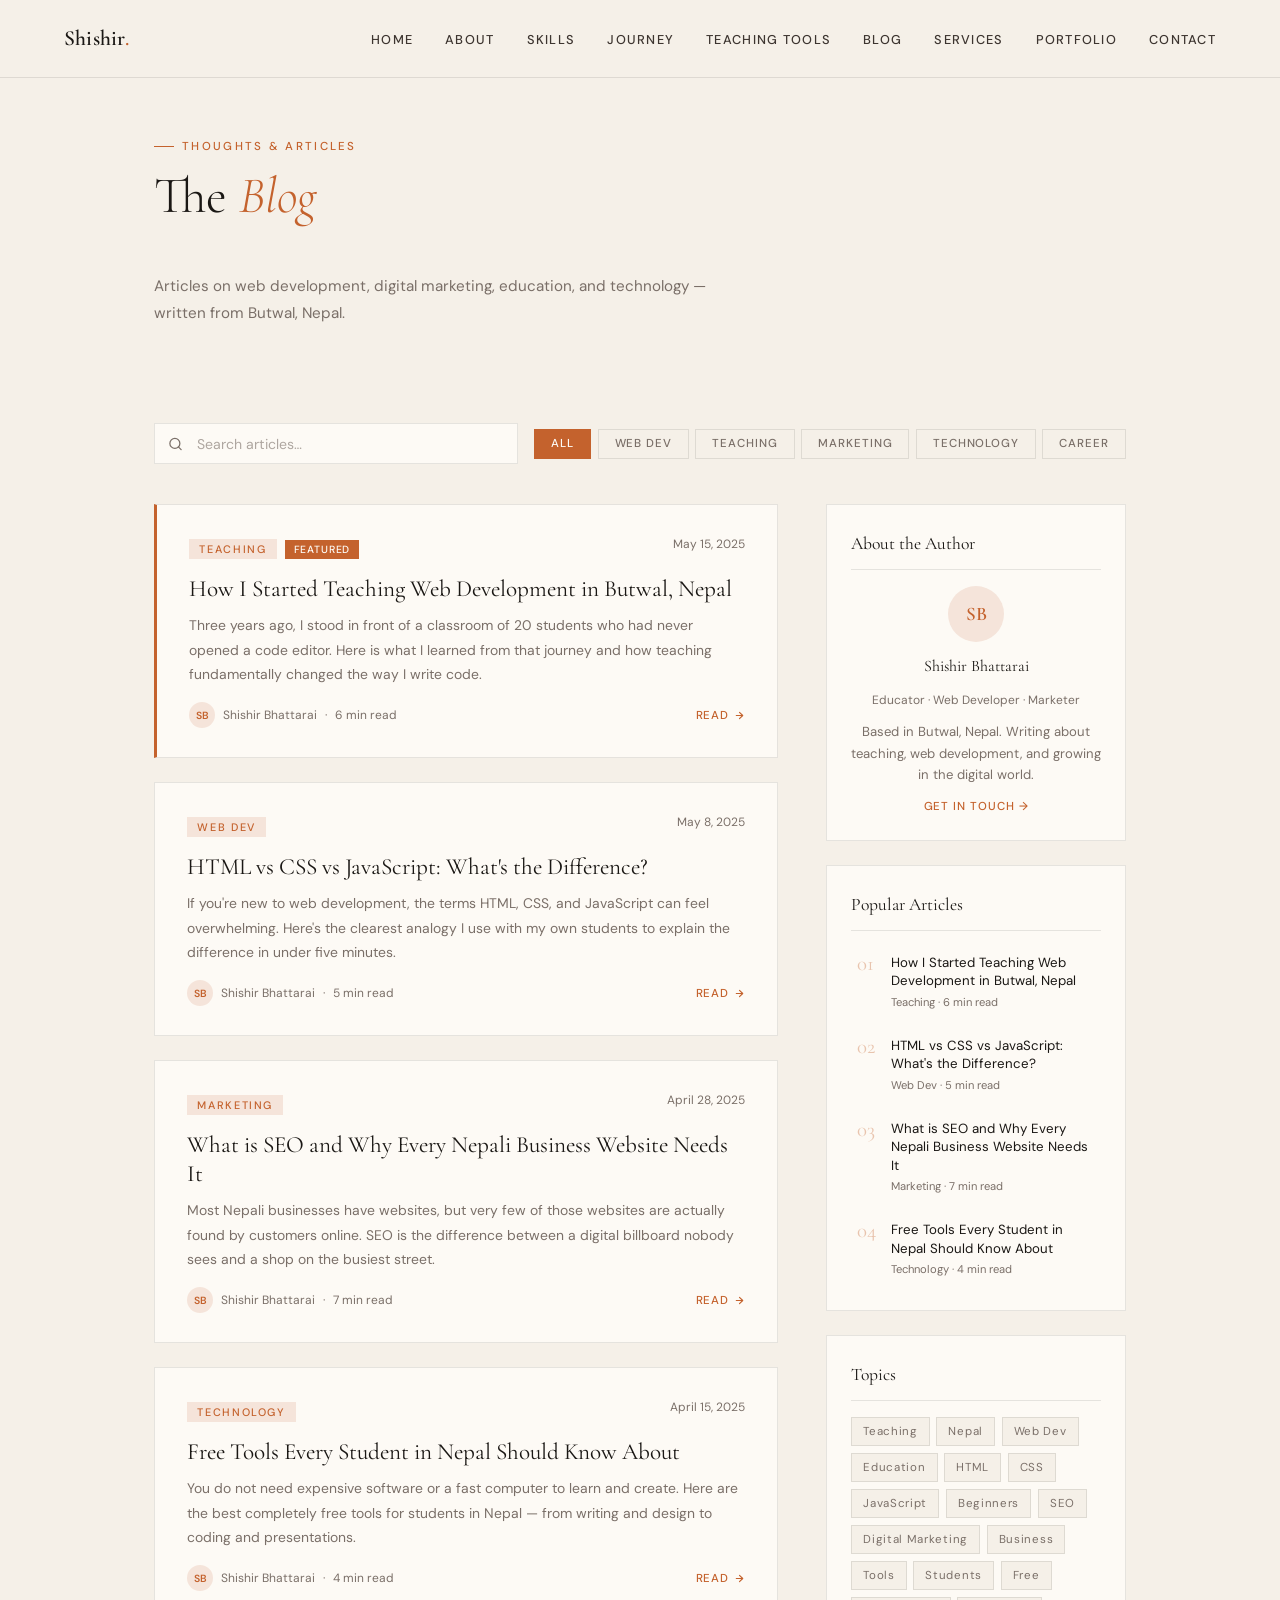
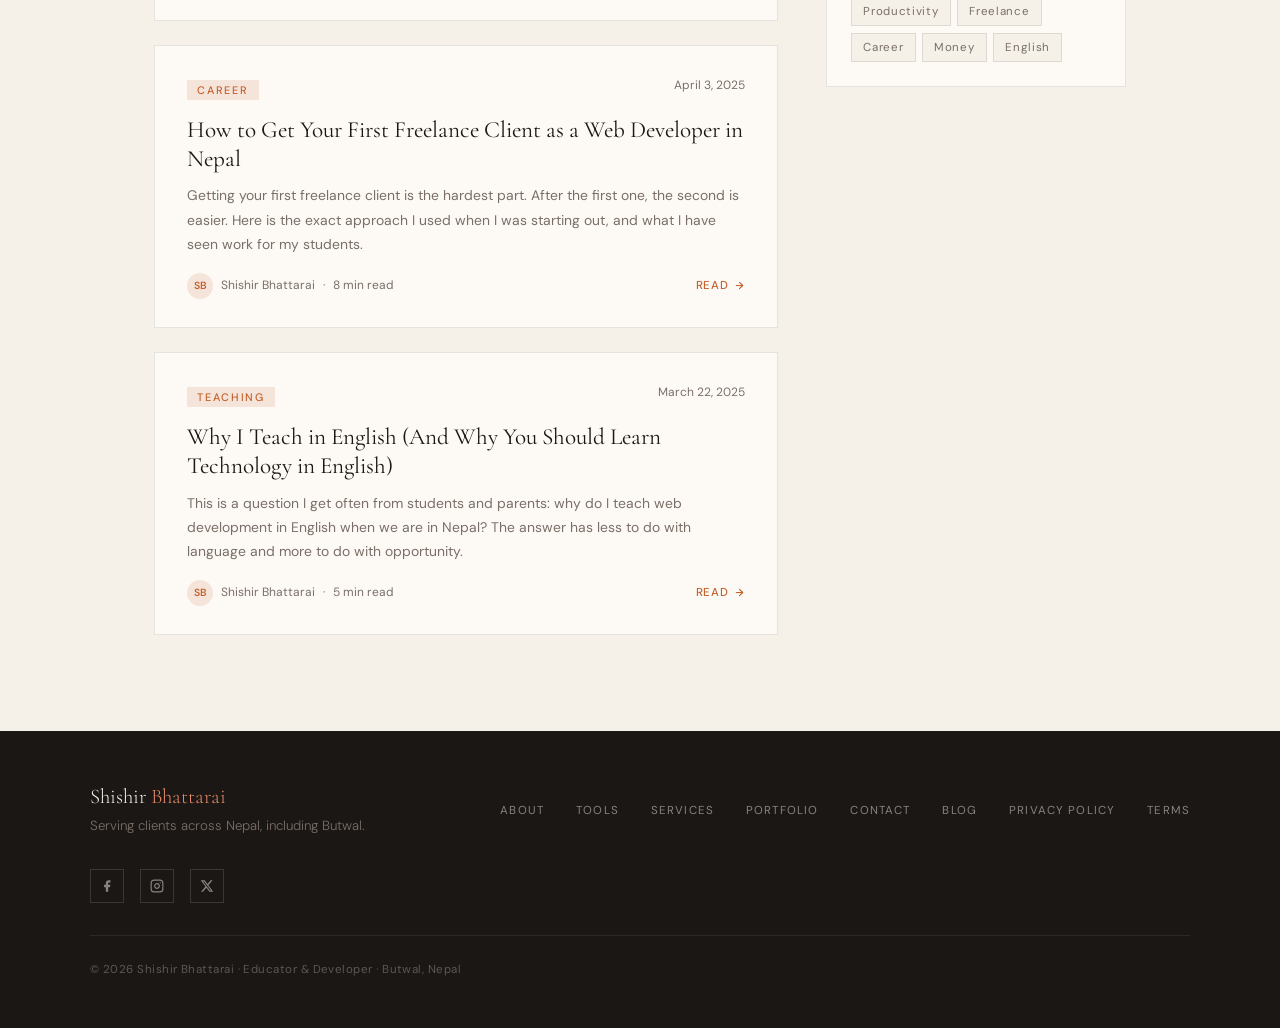
<file: blog/index.html>
<!DOCTYPE html>
<html lang="en">
<head>
    <meta charset="UTF-8">
    <meta name="viewport" content="width=device-width, initial-scale=1.0">
    <title>Blog | Shishir Bhattarai</title>
    <meta name="description" content="I build responsive websites and provide digital solutions for businesses and students in Nepal.">
    <link rel="canonical" href="https://www.shishirbhattarai.com.np/blog">
    
    <link rel="preconnect" href="https://fonts.googleapis.com">
    <link rel="preconnect" href="https://fonts.gstatic.com" crossorigin>
    <link href="https://fonts.googleapis.com/css2?family=Cormorant+Garamond:ital,wght@0,300;0,400;0,600;1,300;1,400&family=DM+Sans:wght@300;400;500&display=swap" rel="stylesheet">
    
    <link rel="stylesheet" href="../style.css">

  <style>
    /* ── BLOG-SPECIFIC STYLES (on top of site CSS) ── */
    .blog-hero { padding: 8rem clamp(1.25rem,5vw,4rem) 3rem; max-width: 1100px; margin: 0 auto; }
    .blog-controls {
      max-width: 1100px; margin: 0 auto;
      padding: 0 clamp(1.25rem,5vw,4rem) 2.5rem;
      display: flex; gap: 1rem; flex-wrap: wrap; align-items: center;
    }
    .search-wrap { position: relative; flex: 1; min-width: 200px; }
    .search-wrap svg { position: absolute; left: 0.9rem; top: 50%; transform: translateY(-50%); color: var(--ink-muted); pointer-events: none; }
    #blogSearch {
      width: 100%; padding: 0.65rem 1rem 0.65rem 2.6rem;
      border: 1px solid var(--line); background: var(--white);
      font-family: var(--sans); font-size: 0.88rem; color: var(--ink);
      outline: none; transition: border-color 0.2s;
    }
    #blogSearch:focus { border-color: var(--terra); }
    #blogSearch::placeholder { color: var(--ink-muted); opacity: 0.6; }
    .cat-filters { display: flex; gap: 0.4rem; flex-wrap: wrap; }
    .cat-btn {
      font-family: var(--sans); font-size: 0.72rem; font-weight: 500;
      letter-spacing: 0.08em; text-transform: uppercase;
      padding: 0.4rem 1rem; border: 1px solid var(--line);
      background: transparent; color: var(--ink-muted); cursor: pointer; transition: all 0.18s;
    }
    .cat-btn:hover { border-color: var(--terra); color: var(--terra); }
    .cat-btn.active { background: var(--terra); border-color: var(--terra); color: var(--white); }

    .blog-layout {
      max-width: 1100px; margin: 0 auto;
      padding: 0 clamp(1.25rem,5vw,4rem) 6rem;
      display: grid; grid-template-columns: 1fr 300px; gap: 3rem; align-items: start;
    }

    /* Post list */
    .post-list { display: flex; flex-direction: column; gap: 1.5rem; }
    .post-card {
      background: var(--white); border: 1px solid var(--line);
      padding: 1.8rem 2rem; cursor: pointer;
      transition: border-color 0.2s, transform 0.2s;
    }
    .post-card:hover { border-color: var(--terra); transform: translateY(-3px); }
    .post-card.featured { border-left: 3px solid var(--terra); }
    .post-card-top { display: flex; align-items: flex-start; justify-content: space-between; gap: 1rem; margin-bottom: 0.85rem; }
    .post-cat {
      font-size: 0.68rem; letter-spacing: 0.15em; text-transform: uppercase;
      color: var(--terra); font-weight: 500; background: var(--terra-pale);
      padding: 0.2rem 0.65rem;
    }
    .featured-badge {
      font-size: 0.65rem; font-weight: 500; letter-spacing: 0.08em; text-transform: uppercase;
      color: var(--white); background: var(--terra); padding: 0.18rem 0.55rem; margin-left: 0.5rem;
    }
    .post-date { font-size: 0.75rem; color: var(--ink-muted); white-space: nowrap; }
    .post-title { font-family: var(--serif); font-size: 1.45rem; font-weight: 400; color: var(--ink); line-height: 1.25; margin-bottom: 0.6rem; }
    .post-excerpt { font-size: 0.87rem; color: var(--ink-muted); line-height: 1.75; margin-bottom: 1rem; display: -webkit-box; -webkit-line-clamp: 3; -webkit-box-orient: vertical; overflow: hidden; }
    .post-footer { display: flex; align-items: center; justify-content: space-between; gap: 0.5rem; }
    .post-meta { display: flex; align-items: center; gap: 0.5rem; font-size: 0.75rem; color: var(--ink-muted); }
    .post-avatar { width: 26px; height: 26px; border-radius: 50%; background: var(--terra-pale); display: flex; align-items: center; justify-content: center; color: var(--terra); font-size: 0.65rem; font-weight: 600; flex-shrink: 0; }
    .post-read-more { font-size: 0.72rem; letter-spacing: 0.08em; text-transform: uppercase; font-weight: 500; color: var(--terra); display: inline-flex; align-items: center; gap: 0.3rem; transition: gap 0.2s; }
    .post-card:hover .post-read-more { gap: 0.5rem; }

    .no-posts { text-align: center; padding: 3rem 1rem; color: var(--ink-muted); font-size: 0.9rem; display: none; }
    .no-posts.visible { display: block; }
    .no-posts svg { margin: 0 auto 1rem; display: block; opacity: 0.3; }

    /* Sidebar */
    .blog-sidebar { position: sticky; top: 90px; display: flex; flex-direction: column; gap: 1.5rem; }
    .sidebar-card { background: var(--white); border: 1px solid var(--line); padding: 1.5rem; }
    .sidebar-title { font-family: var(--serif); font-size: 1.1rem; font-weight: 400; color: var(--ink); margin-bottom: 1rem; padding-bottom: 0.65rem; border-bottom: 1px solid var(--line); }
    .about-mini { display: flex; flex-direction: column; align-items: center; text-align: center; gap: 0.65rem; }
    .about-mini-avatar { width: 56px; height: 56px; border-radius: 50%; background: var(--terra-pale); display: flex; align-items: center; justify-content: center; color: var(--terra); font-family: var(--serif); font-size: 1.2rem; font-weight: 600; }
    .about-mini-name { font-family: var(--serif); font-size: 1rem; font-weight: 400; color: var(--ink); }
    .about-mini-role { font-size: 0.75rem; color: var(--ink-muted); }
    .about-mini-bio { font-size: 0.82rem; color: var(--ink-muted); line-height: 1.65; }
    .about-mini-link { font-size: 0.72rem; letter-spacing: 0.08em; text-transform: uppercase; color: var(--terra); text-decoration: none; font-weight: 500; }
    .popular-list { list-style: none; display: flex; flex-direction: column; gap: 0.75rem; }
    .popular-item { display: flex; gap: 0.75rem; align-items: flex-start; cursor: pointer; padding: 0.4rem; transition: background 0.18s; }
    .popular-item:hover { background: var(--terra-pale); }
    .popular-num { font-family: var(--serif); font-size: 1.3rem; font-weight: 400; color: var(--terra); opacity: 0.35; line-height: 1; flex-shrink: 0; width: 22px; }
    .popular-title { font-size: 0.83rem; color: var(--ink); line-height: 1.4; }
    .popular-cat { font-size: 0.7rem; color: var(--ink-muted); margin-top: 0.12rem; }
    .tag-cloud { display: flex; flex-wrap: wrap; gap: 0.4rem; }
    .tag { font-size: 0.72rem; letter-spacing: 0.06em; padding: 0.25rem 0.7rem; background: var(--cream); border: 1px solid var(--line); color: var(--ink-muted); cursor: pointer; transition: all 0.18s; }
    .tag:hover { border-color: var(--terra); color: var(--terra); background: var(--terra-pale); }

    /* Single post */
    #postView { display: none; }
    #postView.visible { display: block; }
    #blogListWrap.hidden { display: none; }
    .post-full-wrap { max-width: 760px; margin: 0 auto; padding: 8rem clamp(1.25rem,5vw,4rem) 6rem; }
    .post-back { display: inline-flex; align-items: center; gap: 0.5rem; font-size: 0.72rem; letter-spacing: 0.08em; text-transform: uppercase; font-weight: 500; color: var(--ink-muted); cursor: pointer; margin-bottom: 2.5rem; transition: color 0.2s; border: none; background: none; padding: 0; font-family: var(--sans); }
    .post-back:hover { color: var(--terra); }
    .post-full-cat { font-size: 0.7rem; letter-spacing: 0.15em; text-transform: uppercase; color: var(--terra); font-weight: 500; margin-bottom: 0.6rem; }
    .post-full-title { font-family: var(--serif); font-size: clamp(1.9rem,4vw,2.8rem); font-weight: 300; line-height: 1.1; color: var(--ink); margin-bottom: 1rem; }
    .post-full-meta { display: flex; flex-wrap: wrap; align-items: center; gap: 1rem; margin-bottom: 2.5rem; padding-bottom: 1.5rem; border-bottom: 1px solid var(--line); }
    .post-full-author { display: flex; align-items: center; gap: 0.55rem; font-size: 0.82rem; color: var(--ink-muted); }
    .post-full-avatar { width: 30px; height: 30px; border-radius: 50%; background: var(--terra-pale); display: flex; align-items: center; justify-content: center; color: var(--terra); font-size: 0.68rem; font-weight: 600; }
    .post-full-date { font-size: 0.78rem; color: var(--ink-muted); }
    .post-full-read { font-size: 0.7rem; letter-spacing: 0.06em; color: var(--ink-muted); background: var(--cream); padding: 0.2rem 0.6rem; border: 1px solid var(--line); }
    .post-full-body { font-size: 0.95rem; line-height: 1.9; color: var(--ink-soft); }
    .post-full-body h2 { font-family: var(--serif); font-size: 1.7rem; font-weight: 400; color: var(--ink); margin: 2.5rem 0 0.8rem; line-height: 1.2; }
    .post-full-body h3 { font-family: var(--serif); font-size: 1.3rem; font-weight: 400; color: var(--ink); margin: 2rem 0 0.6rem; }
    .post-full-body p { margin-bottom: 1.2rem; }
    .post-full-body ul, .post-full-body ol { padding-left: 1.4rem; margin-bottom: 1.2rem; }
    .post-full-body li { margin-bottom: 0.45rem; }
    .post-full-body strong { color: var(--ink); font-weight: 500; }
    .post-full-body a { color: var(--terra); text-decoration: none; border-bottom: 1px solid var(--terra-pale); }
    .post-full-body a:hover { border-bottom-color: var(--terra); }
    .post-full-body blockquote { border-left: 2px solid var(--terra); padding: 0.8rem 1.2rem; background: var(--terra-pale); margin: 1.5rem 0; font-style: italic; }
    .post-full-body blockquote p { margin: 0; color: var(--ink); }
    .post-full-body .code-block { background: var(--ink); color: var(--cream); padding: 1.2rem 1.5rem; font-family: monospace; font-size: 0.85rem; line-height: 1.6; overflow-x: auto; margin: 1.5rem 0; }
    .post-full-body .tip-box { background: var(--terra-pale); border-left: 2px solid var(--terra); padding: 1rem 1.2rem; margin: 1.5rem 0; }
    .post-full-body .tip-box strong { display: block; color: var(--terra); font-size: 0.72rem; letter-spacing: 0.1em; text-transform: uppercase; margin-bottom: 0.4rem; }
    .post-tags { display: flex; flex-wrap: wrap; gap: 0.4rem; margin-top: 2.5rem; padding-top: 1.5rem; border-top: 1px solid var(--line); }
    .post-tag-label { font-size: 0.75rem; color: var(--ink-muted); align-self: center; }
    .related-posts { margin-top: 3rem; padding-top: 2rem; border-top: 1px solid var(--line); }
    .related-title { font-family: var(--serif); font-size: 1.3rem; font-weight: 400; color: var(--ink); margin-bottom: 1.2rem; }
    .related-grid { display: grid; grid-template-columns: repeat(auto-fill,minmax(200px,1fr)); gap: 1rem; }
    .related-card { background: var(--white); border: 1px solid var(--line); padding: 1.2rem; cursor: pointer; transition: border-color 0.2s, transform 0.2s; }
    .related-card:hover { border-color: var(--terra); transform: translateY(-2px); }
    .related-cat { font-size: 0.65rem; letter-spacing: 0.12em; text-transform: uppercase; color: var(--terra); font-weight: 500; margin-bottom: 0.4rem; }
    .related-card-title { font-family: var(--serif); font-size: 1rem; font-weight: 400; color: var(--ink); line-height: 1.3; }

    /* Responsive */
    @media(max-width: 900px) {
      .blog-layout { grid-template-columns: 1fr; }
      .blog-sidebar { display: none; }
    }
    @media(max-width: 600px) {
      .blog-hero { padding: 7rem 1.25rem 2rem; }
      .blog-controls { padding: 0 1.25rem 1.5rem; flex-direction: column; align-items: stretch; }
      .cat-filters { flex-wrap: nowrap; overflow-x: auto; padding-bottom: 4px; scrollbar-width: none; }
      .cat-filters::-webkit-scrollbar { display: none; }
      .cat-btn { white-space: nowrap; flex-shrink: 0; }
      .blog-layout { padding: 0 1.25rem 4rem; }
      .post-card { padding: 1.2rem; }
      .post-card-top { flex-direction: column; gap: 0.3rem; }
      .post-title { font-size: 1.2rem; }
      .post-footer { flex-direction: column; align-items: flex-start; gap: 0.5rem; }
      .post-full-wrap { padding: 7rem 1.25rem 4rem; }
      .post-full-title { font-size: 1.7rem; }
      .post-full-body .code-block { font-size: 0.78rem; padding: 0.9rem; }
      .related-grid { grid-template-columns: 1fr; }
    }
  </style>
</head>
<body class="subpage">

  <nav id="navbar">
    <a href="/" class="nav-logo">Shishir<span>.</span></a>
    <ul class="nav-links">
      <li><a href="/">Home</a></li>
      <li><a href="/about">About</a></li>
      <li><a href="/skills">Skills</a></li>
      <li><a href="/qualification">Journey</a></li>
      <li><a href="/tools">Teaching Tools</a></li>
      <li><a href="/blog">Blog</a></li>
      <li><a href="/services">Services</a></li>
      <li><a href="/portfolio">Portfolio</a></li>
      <li><a href="/contact">Contact</a></li>
    </ul>
    <button class="nav-hamburger" id="hamburger" aria-label="Menu">
      <span></span><span></span><span></span>
    </button>
  </nav>
  <div class="nav-overlay" id="navOverlay"></div>
  <nav class="nav-mobile" id="navMobile">
    <ul>
      <li><a href="/" class="mobile-link">Home</a></li>
      <li><a href="/about" class="mobile-link">About</a></li>
      <li><a href="/skills" class="mobile-link">Skills</a></li>
      <li><a href="/qualification" class="mobile-link">Journey</a></li>
      <li><a href="/tools" class="mobile-link">Teaching Tools</a></li>
      <li><a href="/blog" class="mobile-link">Blog</a></li>
      <li><a href="/services" class="mobile-link">Services</a></li>
      <li><a href="/portfolio" class="mobile-link">Portfolio</a></li>
      <li><a href="/contact" class="mobile-link">Contact</a></li>
    </ul>
  </nav>

  <!-- BLOG LIST -->
  <div id="blogListWrap">
    <div class="blog-hero">
      <div class="section-label">Thoughts &amp; Articles</div>
      <h2 class="section-title">The <em>Blog</em></h2>
      <p class="tools-intro">Articles on web development, digital marketing, education, and technology — written from Butwal, Nepal.</p>
    </div>
    <div class="blog-controls">
      <div class="search-wrap">
        <svg width="15" height="15" viewBox="0 0 24 24" fill="none" stroke="currentColor" stroke-width="2" stroke-linecap="round" stroke-linejoin="round"><circle cx="11" cy="11" r="8"/><line x1="21" y1="21" x2="16.65" y2="16.65"/></svg>
        <input type="text" id="blogSearch" placeholder="Search articles…">
      </div>
      <div class="cat-filters" id="catFilters">
        <button class="cat-btn active" data-cat="all">All</button>
        <button class="cat-btn" data-cat="web-dev">Web Dev</button>
        <button class="cat-btn" data-cat="teaching">Teaching</button>
        <button class="cat-btn" data-cat="digital-marketing">Marketing</button>
        <button class="cat-btn" data-cat="technology">Technology</button>
        <button class="cat-btn" data-cat="career">Career</button>
      </div>
    </div>
    <div class="blog-layout">
      <div>
        <div class="post-list" id="postList"></div>
        <div class="no-posts" id="noPosts">
          <svg width="40" height="40" viewBox="0 0 24 24" fill="none" stroke="currentColor" stroke-width="1.2" stroke-linecap="round" stroke-linejoin="round"><path d="M14 2H6a2 2 0 0 0-2 2v16a2 2 0 0 0 2 2h12a2 2 0 0 0 2-2V8z"/><polyline points="14 2 14 8 20 8"/></svg>
          No articles found. Try a different search or category.
        </div>
      </div>
      <aside class="blog-sidebar">
        <div class="sidebar-card">
          <div class="sidebar-title">About the Author</div>
          <div class="about-mini">
            <div class="about-mini-avatar">SB</div>
            <div class="about-mini-name">Shishir Bhattarai</div>
            <div class="about-mini-role">Educator · Web Developer · Marketer</div>
            <div class="about-mini-bio">Based in Butwal, Nepal. Writing about teaching, web development, and growing in the digital world.</div>
            <a href="/contact" class="about-mini-link">Get in touch →</a>
          </div>
        </div>
        <div class="sidebar-card">
          <div class="sidebar-title">Popular Articles</div>
          <ul class="popular-list" id="popularList"></ul>
        </div>
        <div class="sidebar-card">
          <div class="sidebar-title">Topics</div>
          <div class="tag-cloud" id="tagCloud"></div>
        </div>
      </aside>
    </div>
  </div>

  <!-- SINGLE POST -->
  <div id="postView">
    <div class="post-full-wrap">
      <button class="post-back" id="postBackBtn">
        <svg width="13" height="13" viewBox="0 0 24 24" fill="none" stroke="currentColor" stroke-width="2.5" stroke-linecap="round" stroke-linejoin="round"><path d="M19 12H5M12 5l-7 7 7 7"/></svg>
        All Articles
      </button>
      <div id="postFullContent"></div>
    </div>
  </div>

  <footer>
    <div class="footer-inner">
      <div class="footer-name">Shishir <span>Bhattarai</span>
              <div style=" color:#7A6F68; font-family: var(--sans); font-size: 0.83rem;">Serving clients across Nepal, including Butwal.</div>
      </div>
      <ul class="footer-links">
        <li><a href="/about">About</a></li>
        <li><a href="/tools">Tools</a></li>
        <li><a href="/services">Services</a></li>
        <li><a href="/portfolio">Portfolio</a></li>
        <li><a href="/contact">Contact</a></li>
        <li><a href="/blog">Blog</a></li>
        <li><a href="/privacy-policy">Privacy Policy</a></li>
        <li><a href="/terms">Terms</a></li>
      </ul>
      <div class="footer-socials">
        <a href="https://www.facebook.com/sisironly" target="_blank" class="footer-social"><svg width="14" height="14" viewBox="0 0 24 24" fill="currentColor"><path d="M18 2h-3a5 5 0 0 0-5 5v3H7v4h3v8h4v-8h3l1-4h-4V7a1 1 0 0 1 1-1h3z"/></svg></a>
        <a href="https://www.instagram.com/onlysisir" target="_blank" class="footer-social"><svg width="14" height="14" viewBox="0 0 24 24" fill="none" stroke="currentColor" stroke-width="2" stroke-linecap="round" stroke-linejoin="round"><rect x="2" y="2" width="20" height="20" rx="5" ry="5"/><path d="M16 11.37A4 4 0 1 1 12.63 8 4 4 0 0 1 16 11.37z"/><line x1="17.5" y1="6.5" x2="17.51" y2="6.5"/></svg></a>
        <a href="https://x.com/sisironly" target="_blank" class="footer-social"><svg width="14" height="14" viewBox="0 0 24 24" fill="currentColor"><path d="M18.244 2.25h3.308l-7.227 8.26 8.502 11.24H16.17l-5.214-6.817L4.99 21.75H1.68l7.73-8.835L1.254 2.25H8.08l4.713 6.231zm-1.161 17.52h1.833L7.084 4.126H5.117z"/></svg></a>
      </div>
    </div>
    <p class="footer-copy">© <span id="footer-year"></span> Shishir Bhattarai · Educator &amp; Developer · Butwal, Nepal</p>
  </footer>
  <a href="#" class="scroll-top" id="scrollTop" aria-label="Scroll to top">
    <svg width="16" height="16" viewBox="0 0 24 24" fill="none" stroke="currentColor" stroke-width="2.5" stroke-linecap="round" stroke-linejoin="round"><polyline points="18 15 12 9 6 15"/></svg>
  </a>

  <script src="/script.js"></script>
  <script>
  const POSTS = [
    { id:1, title:"How I Started Teaching Web Development in Butwal, Nepal", category:"teaching", catLabel:"Teaching", date:"May 15, 2025", readTime:"6 min read", featured:true,
      excerpt:"Three years ago, I stood in front of a classroom of 20 students who had never opened a code editor. Here is what I learned from that journey and how teaching fundamentally changed the way I write code.",
      tags:["Teaching","Nepal","Web Dev","Education"],
      content:`<h2>Where It Began</h2><p>Teaching was never part of my original plan. I graduated with a BSc in Computer Science from Tribhuvan University in 2024, and like most graduates in Nepal, my first instinct was to find a software engineering role at a company in Kathmandu or abroad.</p><p>But life had a different direction for me. Back in Butwal, I found myself surrounded by young students who were curious about technology but had very limited access to quality, affordable instruction. Schools taught computing as a theory subject. Nobody was showing students how to actually build something.</p><blockquote><p>The moment a student's first webpage loads in the browser — that look on their face is something no salary can replace.</p></blockquote><h2>What I Taught First</h2><p>I started with pure HTML and CSS. No frameworks, no libraries — just a blank text file and a browser. Here is the very first piece of code I would have students type:</p><div class="code-block">&lt;!DOCTYPE html&gt;\n&lt;html&gt;\n  &lt;head&gt;&lt;title&gt;My First Page&lt;/title&gt;&lt;/head&gt;\n  &lt;body&gt;\n    &lt;h1&gt;Hello, World!&lt;/h1&gt;\n  &lt;/body&gt;\n&lt;/html&gt;</div><p>Simple. But watching a student type those lines and then open the file in Chrome — seeing their name appear as a heading — was electric every single time.</p><h2>The Challenges</h2><p>Teaching in Nepal has real constraints. Power cuts, slow internet, limited computers shared among students. I had to design lessons that worked offline. I created printable notes, offline documentation packages, and step-by-step worksheets that students could follow without a live internet connection.</p><div class="tip-box"><strong>💡 Tip for Educators</strong>Always have an offline version of your lesson materials. In areas with unreliable connectivity, students who fall behind due to connectivity issues quickly lose motivation.</div><h2>What Teaching Taught Me</h2><p>The greatest irony of teaching is that you learn more than your students. Explaining a concept clearly forces you to understand it deeply.</p><ul><li><strong>Patience is a skill</strong> — it can be developed like any other</li><li><strong>Repetition is not failure</strong> — it is the architecture of learning</li><li><strong>Context matters enormously</strong> — examples from students' own lives stick</li><li><strong>Encouragement compounds</strong> — one positive word can unlock weeks of effort</li></ul>`
    },
    { id:2, title:"HTML vs CSS vs JavaScript: What's the Difference?", category:"web-dev", catLabel:"Web Dev", date:"May 8, 2025", readTime:"5 min read", featured:false,
      excerpt:"If you're new to web development, the terms HTML, CSS, and JavaScript can feel overwhelming. Here's the clearest analogy I use with my own students to explain the difference in under five minutes.",
      tags:["HTML","CSS","JavaScript","Beginners"],
      content:`<h2>The House Analogy</h2><p>Every time I introduce a new student to web development, I use the same analogy: imagine building a house.</p><ul><li><strong>HTML is the structure</strong> — the walls, floors, doors, and windows. It gives the page its skeleton.</li><li><strong>CSS is the interior design</strong> — the paint colours, furniture arrangement, lighting. It makes things look good.</li><li><strong>JavaScript is the electricity</strong> — it makes things actually work. Switches turn on lights. Buttons do things.</li></ul><p>You can have a house with no paint (HTML only — it works but looks bare). You can have a beautifully painted house with no electricity (HTML + CSS — looks great, nothing interactive). But you cannot have electricity without a house first.</p><h2>Where to Start</h2><p>Always start with HTML. No exceptions. HTML is the foundation. CSS and JavaScript both rely on HTML elements to target and manipulate. HTML is forgiving. Browsers will render imperfect HTML without crashing. You can see results instantly.</p><div class="tip-box"><strong>🚀 Getting Started Today</strong>Open Notepad (Windows) or TextEdit (Mac), type a basic HTML structure, save as index.html, and double-click to open in your browser. You have just built your first webpage.</div><h2>A Realistic Learning Timeline</h2><p>Based on my experience teaching students in Nepal, here is a realistic timeline studying 1–2 hours per day:</p><ul><li><strong>Week 1–2:</strong> HTML basics — headings, paragraphs, links, images, lists</li><li><strong>Week 3–4:</strong> CSS basics — colours, fonts, spacing, the box model</li><li><strong>Week 5–8:</strong> CSS layout — Flexbox, Grid, responsive design</li><li><strong>Month 3–4:</strong> JavaScript fundamentals — variables, functions, DOM manipulation</li><li><strong>Month 5+:</strong> Build real projects. A portfolio site. A to-do list.</li></ul>`
    },
    { id:3, title:"What is SEO and Why Every Nepali Business Website Needs It", category:"digital-marketing", catLabel:"Marketing", date:"April 28, 2025", readTime:"7 min read", featured:false,
      excerpt:"Most Nepali businesses have websites, but very few of those websites are actually found by customers online. SEO is the difference between a digital billboard nobody sees and a shop on the busiest street.",
      tags:["SEO","Nepal","Digital Marketing","Business"],
      content:`<h2>Why Most Nepali Business Websites Fail to Attract Customers</h2><p>I have built and managed websites for several local businesses in Butwal. The pattern is almost always the same: a beautiful website gets launched, the owner shares it on Facebook once, and then traffic flatlines within a week.</p><blockquote><p>A website without SEO is like a shop in a jungle — perfectly built, but nobody knows how to get there.</p></blockquote><h2>What is SEO, Really?</h2><p>Search Engine Optimisation (SEO) is the practice of making your website appear higher in Google search results when people search for what you offer. When someone in Butwal searches "best restaurant near me" or "web developer Nepal", SEO determines whose website appears at the top.</p><p>SEO has two main sides:</p><ul><li><strong>On-page SEO</strong> — things you do on your own website: the words you use, page titles, headings, image descriptions, page speed, mobile-friendliness</li><li><strong>Off-page SEO</strong> — things that happen outside your website: other sites linking to yours, your Google Business Profile, social media mentions</li></ul><div class="tip-box"><strong>✅ Start Here</strong>These are the highest-impact SEO improvements that cost nothing except your time.</div><ol><li><strong>Create a Google Business Profile.</strong> If you are a local business, this is the single most impactful thing you can do. It is free and puts you on Google Maps.</li><li><strong>Use the right keywords.</strong> Think about what your customers type into Google. Use those exact words naturally in your page headings and text.</li><li><strong>Make your site load fast.</strong> Compress images. Slow sites rank lower and lose visitors.</li><li><strong>Make it mobile-friendly.</strong> Over 80% of internet users in Nepal access the web via mobile.</li></ol>`
    },
    { id:4, title:"Free Tools Every Student in Nepal Should Know About", category:"technology", catLabel:"Technology", date:"April 15, 2025", readTime:"4 min read", featured:false,
      excerpt:"You do not need expensive software or a fast computer to learn and create. Here are the best completely free tools for students in Nepal — from writing and design to coding and presentations.",
      tags:["Tools","Students","Free","Nepal","Productivity"],
      content:`<h2>The Best Free Tools for Nepali Students</h2><p>One of the biggest misconceptions I encounter as a teacher is that students need expensive software to learn and create. This is simply not true. In 2025, there is a free, high-quality alternative to almost every paid tool.</p><h2>For Writing and Documents</h2><ul><li><strong>Google Docs</strong> — Word processing, free, works offline, auto-saves.</li><li><strong>Notion</strong> — Note-taking, project organisation, and personal knowledge base.</li></ul><h2>For Learning to Code</h2><ul><li><strong>VS Code</strong> — The world's most popular code editor. Free, lightweight.</li><li><strong>freeCodeCamp.org</strong> — Full web development curriculum, completely free, with certificates.</li><li><strong>The Odin Project</strong> — Comprehensive full-stack curriculum, open source and free.</li><li><strong>Replit</strong> — Write and run code in a browser. No installation needed.</li></ul><h2>For Design</h2><ul><li><strong>Canva (free tier)</strong> — Presentations, posters, social media graphics.</li><li><strong>Figma (free tier)</strong> — Professional UI/UX design. Industry standard tool.</li></ul><div class="tip-box"><strong>💡 My Recommendation</strong>Do not download ten tools at once. Pick one from each category, learn it well for a month, then evaluate if you need something else.</div>`
    },
    { id:5, title:"How to Get Your First Freelance Client as a Web Developer in Nepal", category:"career", catLabel:"Career", date:"April 3, 2025", readTime:"8 min read", featured:false,
      excerpt:"Getting your first freelance client is the hardest part. After the first one, the second is easier. Here is the exact approach I used when I was starting out, and what I have seen work for my students.",
      tags:["Freelance","Career","Nepal","Web Dev","Money"],
      content:`<h2>The First Client Problem</h2><p>Every freelancer remembers their first client. Getting them is the hardest part because of the classic catch-22: clients want experience, but you cannot get experience without clients.</p><p>Here is the truth: your first client will not come from a job posting. It will come from your personal network. This is true in Nepal more than almost anywhere, because trust-based relationships drive business decisions here.</p><h2>Step 1: Build Something Real First</h2><p>Before approaching anyone, build two or three real projects you are proud of. Ideas:</p><ul><li>Build a website for a local business that does not have one (for free — this is your portfolio piece)</li><li>Build a personal portfolio site that demonstrates your skills</li></ul><blockquote><p>In Nepal, word of mouth is still the most powerful marketing channel. One satisfied client will refer you to three others.</p></blockquote><h2>Step 2: Price Yourself Correctly</h2><p>Do not undercharge so much that you seem unqualified. For a first client in Nepal, a simple 5-page business website might be Rs. 15,000–30,000 depending on complexity. As you build your portfolio, rates can increase significantly.</p><h2>Step 3: Deliver Exceptionally and Ask for a Referral</h2><p>Over-deliver on your first project. Respond quickly. Fix problems without complaint. At the end, politely ask: "If you know anyone else who needs a website, I would really appreciate a referral."</p>`
    },
    { id:6, title:"Why I Teach in English (And Why You Should Learn Technology in English)", category:"teaching", catLabel:"Teaching", date:"March 22, 2025", readTime:"5 min read", featured:false,
      excerpt:"This is a question I get often from students and parents: why do I teach web development in English when we are in Nepal? The answer has less to do with language and more to do with opportunity.",
      tags:["English","Teaching","Career","Nepal"],
      content:`<h2>The Language of Opportunity</h2><p>When one of my students opens a browser and types their first Google search about a programming problem, they will find the answer in English. Stack Overflow, MDN Web Docs, YouTube tutorials, GitHub repositories — the world's technology knowledge base is in English.</p><p>This is not an opinion or a cultural preference. It is simply the current reality of the global technology industry.</p><blockquote><p>The best programming teacher you will ever have is documentation. But only if you can read it.</p></blockquote><h2>My Approach</h2><p>I do not abandon Nepali in the classroom — I use it to explain concepts and build understanding. But I use English for all written materials, code comments, and technical vocabulary. This forces students to read and write technical English in a safe, supportive environment.</p><h2>Practical Advice</h2><ul><li>Start watching technology content on YouTube in English — even with Nepali subtitles at first</li><li>Write your code comments in English — it forces you to describe what your code does</li><li>Do not be embarrassed by imperfect English. Every programmer in the world writes broken English in some forum somewhere. Nobody cares.</li></ul><p>The investment in English for technology learners has the highest return of almost any skill you can develop in Nepal today.</p>`
    }
  ];

  let activeCategory = 'all', searchQuery = '', currentPostId = null;

  function renderPostList() {
    const list = document.getElementById('postList');
    const noPostsEl = document.getElementById('noPosts');
    let filtered = POSTS.filter(p => {
      const matchCat = activeCategory === 'all' || p.category === activeCategory;
      const matchSearch = !searchQuery || p.title.toLowerCase().includes(searchQuery) || p.excerpt.toLowerCase().includes(searchQuery) || p.tags.some(t => t.toLowerCase().includes(searchQuery));
      return matchCat && matchSearch;
    });
    noPostsEl.classList.toggle('visible', filtered.length === 0);
    list.innerHTML = filtered.map(p => `
      <article class="post-card${p.featured ? ' featured' : ''}" data-id="${p.id}">
        <div class="post-card-top">
          <div><span class="post-cat">${p.catLabel}</span>${p.featured ? '<span class="featured-badge">Featured</span>' : ''}</div>
          <span class="post-date">${p.date}</span>
        </div>
        <div class="post-title">${p.title}</div>
        <p class="post-excerpt">${p.excerpt}</p>
        <div class="post-footer">
          <div class="post-meta"><div class="post-avatar">SB</div><span>Shishir Bhattarai</span><span>·</span><span>${p.readTime}</span></div>
          <span class="post-read-more">Read <svg width="11" height="11" viewBox="0 0 24 24" fill="none" stroke="currentColor" stroke-width="2.5" stroke-linecap="round" stroke-linejoin="round"><path d="M5 12h14M12 5l7 7-7 7"/></svg></span>
        </div>
      </article>`).join('');
    list.querySelectorAll('.post-card').forEach(card => card.addEventListener('click', () => openPost(parseInt(card.dataset.id))));
  }

  function renderPopularList() {
    document.getElementById('popularList').innerHTML = POSTS.slice(0,4).map((p,i) => `
      <li class="popular-item" data-id="${p.id}">
        <span class="popular-num">0${i+1}</span>
        <div><div class="popular-title">${p.title}</div><div class="popular-cat">${p.catLabel} · ${p.readTime}</div></div>
      </li>`).join('');
    document.querySelectorAll('.popular-item').forEach(item => item.addEventListener('click', () => openPost(parseInt(item.dataset.id))));
  }

  function renderTagCloud() {
    const all = [...new Set(POSTS.flatMap(p => p.tags))];
    document.getElementById('tagCloud').innerHTML = all.map(tag => `<span class="tag">${tag}</span>`).join('');
    document.querySelectorAll('#tagCloud .tag').forEach(t => t.addEventListener('click', () => {
      searchQuery = t.textContent.toLowerCase();
      document.getElementById('blogSearch').value = t.textContent;
      activeCategory = 'all';
      document.querySelectorAll('.cat-btn').forEach(b => b.classList.remove('active'));
      document.querySelector('.cat-btn[data-cat="all"]').classList.add('active');
      renderPostList();
    }));
  }

  function openPost(id) {
    const post = POSTS.find(p => p.id === id); if (!post) return;
    currentPostId = id;
    const related = POSTS.filter(p => p.id !== id && p.category === post.category).slice(0,3);
    document.getElementById('postFullContent').innerHTML = `
      <div class="post-full-cat">${post.catLabel}</div>
      <h1 class="post-full-title">${post.title}</h1>
      <div class="post-full-meta">
        <div class="post-full-author"><div class="post-full-avatar">SB</div><span>Shishir Bhattarai</span></div>
        <span class="post-full-date">${post.date}</span>
        <span class="post-full-read">${post.readTime}</span>
      </div>
      <div class="post-full-body">${post.content}</div>
      <div class="post-tags"><span class="post-tag-label">Tags:</span>${post.tags.map(t=>`<span class="tag">${t}</span>`).join('')}</div>
      ${related.length ? `<div class="related-posts"><div class="related-title">More Articles</div><div class="related-grid">${related.map(r=>`<div class="related-card" data-id="${r.id}"><div class="related-cat">${r.catLabel}</div><div class="related-card-title">${r.title}</div></div>`).join('')}</div></div>` : ''}`;
    document.querySelectorAll('.related-card').forEach(c => c.addEventListener('click', () => openPost(parseInt(c.dataset.id))));
    document.querySelectorAll('#postFullContent .tag').forEach(t => t.addEventListener('click', () => { closePost(); searchQuery = t.textContent.toLowerCase(); document.getElementById('blogSearch').value = t.textContent; renderPostList(); }));
    document.getElementById('blogListWrap').classList.add('hidden');
    document.getElementById('postView').classList.add('visible');
    window.scrollTo({ top: 0, behavior: 'smooth' });
  }

  function closePost() {
    document.getElementById('blogListWrap').classList.remove('hidden');
    document.getElementById('postView').classList.remove('visible');
    window.scrollTo({ top: 0, behavior: 'smooth' });
  }

  document.getElementById('postBackBtn').addEventListener('click', closePost);
  document.getElementById('catFilters').addEventListener('click', e => {
    const btn = e.target.closest('.cat-btn'); if (!btn) return;
    document.querySelectorAll('.cat-btn').forEach(b => b.classList.remove('active'));
    btn.classList.add('active'); activeCategory = btn.dataset.cat; renderPostList();
  });
  document.getElementById('blogSearch').addEventListener('input', e => { searchQuery = e.target.value.trim().toLowerCase(); renderPostList(); });

  renderPostList(); renderPopularList(); renderTagCloud();
  </script>
</body>
</html>
</file>
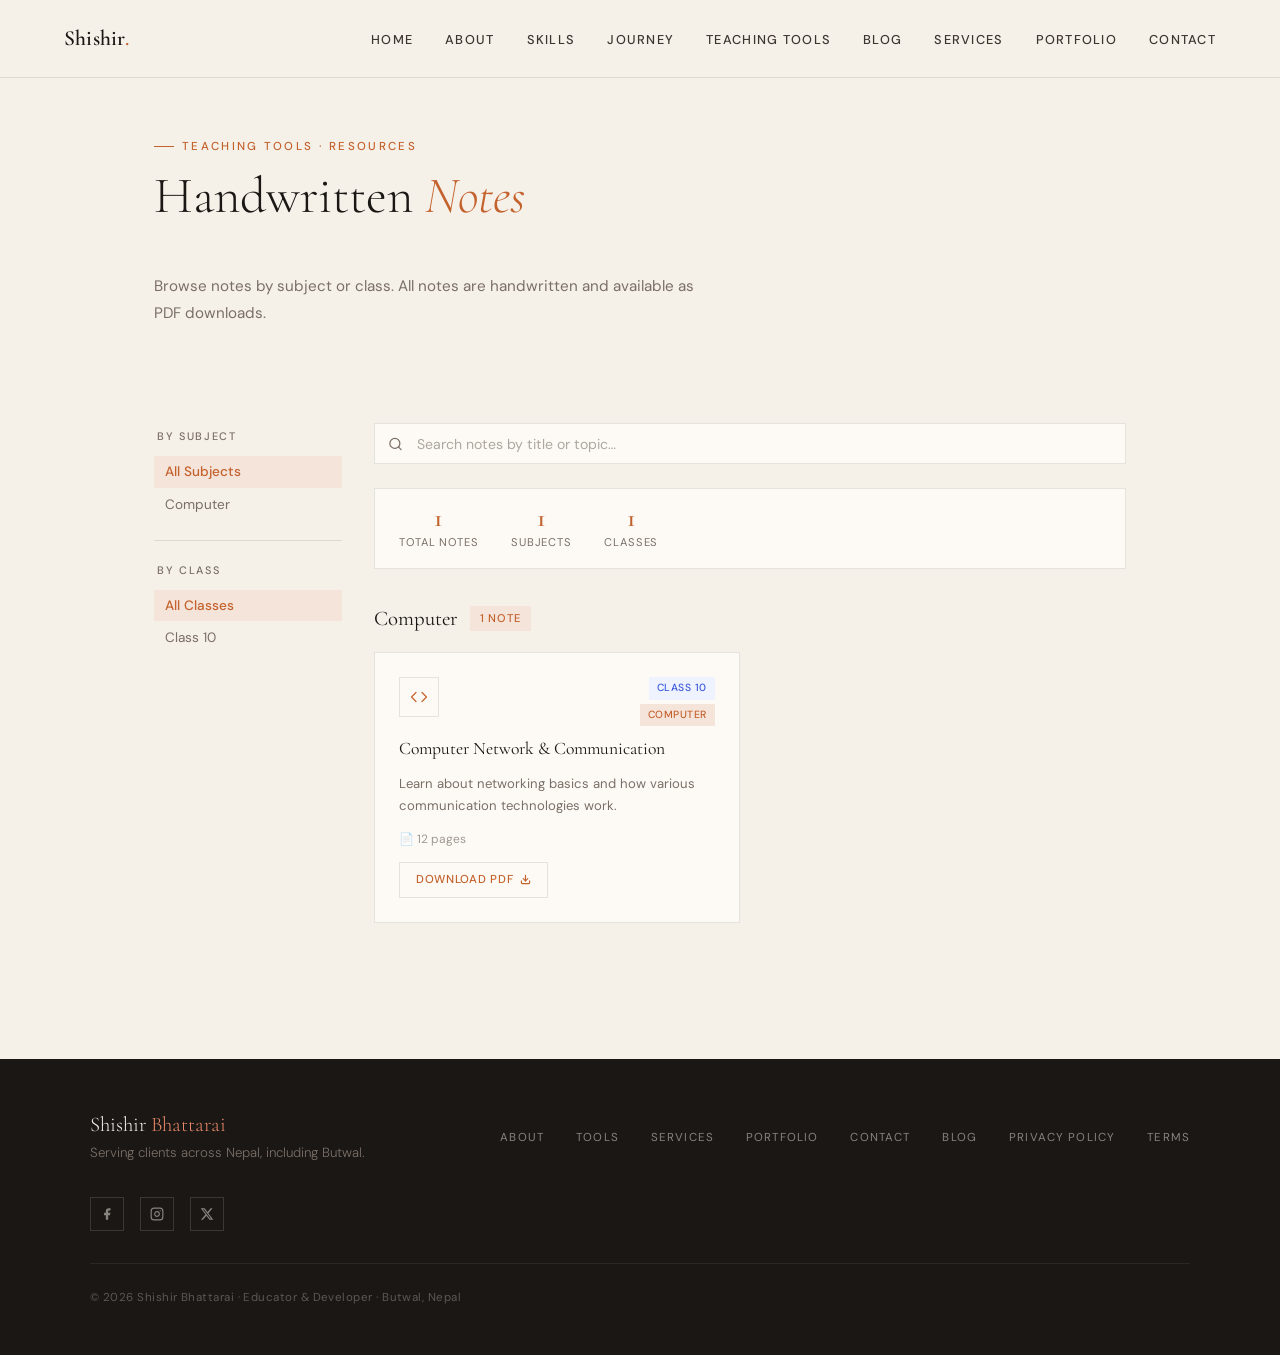
<file: notes/index.html>
<!DOCTYPE html>
<html lang="en">

<head>
    <meta charset="UTF-8">
    <meta name="viewport" content="width=device-width, initial-scale=1.0">
    <title>Handwritten Notes | Shishir Bhattarai</title>
    <meta name="description" content="I build responsive websites and provide digital solutions for businesses and students in Nepal.">
    <link rel="canonical" href="https://www.shishirbhattarai.com.np/notes/">
    
    <link rel="preconnect" href="https://fonts.googleapis.com">
    <link rel="preconnect" href="https://fonts.gstatic.com" crossorigin>
    <link href="https://fonts.googleapis.com/css2?family=Cormorant+Garamond:ital,wght@0,300;0,400;0,600;1,300;1,400&family=DM+Sans:wght@300;400;500&display=swap" rel="stylesheet">
    
    <link rel="stylesheet" href="../style.css">
  <style>
    /* ── NOTES PAGE LAYOUT ── */
    .notes-hero {
      padding: 8rem clamp(1.25rem, 5vw, 4rem) 3rem;
      max-width: 1100px;
      margin: 0 auto;
    }

    .notes-layout {
      display: grid;
      grid-template-columns: 220px 1fr;
      max-width: 1100px;
      margin: 0 auto;
      padding: 0 clamp(1.25rem, 5vw, 4rem) 6rem;
      align-items: start;
      gap: 0;
    }

    /* ── SIDEBAR ── */
    .notes-sidebar {
      position: sticky;
      top: 90px;
      padding-right: 2rem;
      padding-top: 0.25rem;
    }

    .notes-sidebar-heading {
      font-size: 0.68rem;
      font-weight: 500;
      letter-spacing: 0.15em;
      text-transform: uppercase;
      color: var(--ink-muted);
      margin-bottom: 0.65rem;
      padding-left: 0.2rem;
    }

    .notes-sidebar-divider {
      height: 1px;
      background: var(--line);
      margin: 1.25rem 0;
    }

    .sidebar-btn {
      display: block;
      width: 100%;
      text-align: left;
      background: none;
      border: none;
      padding: 0.45rem 0.7rem;
      font-family: var(--sans);
      font-size: 0.85rem;
      font-weight: 400;
      color: var(--ink-muted);
      cursor: pointer;
      transition: all 0.18s;
      margin-bottom: 0.05rem;
    }

    .sidebar-btn:hover {
      background: var(--terra-pale);
      color: var(--terra);
    }

    .sidebar-btn.active {
      background: var(--terra-pale);
      color: var(--terra);
      font-weight: 500;
    }

    /* ── CONTENT ── */
    .notes-content {
      min-width: 0;
    }

    /* Search */
    .notes-search-wrap {
      position: relative;
      margin-bottom: 1.5rem;
    }

    .notes-search-wrap svg {
      position: absolute;
      left: 0.9rem;
      top: 50%;
      transform: translateY(-50%);
      color: var(--ink-muted);
      pointer-events: none;
    }

    #notesSearch {
      width: 100%;
      padding: 0.65rem 1rem 0.65rem 2.6rem;
      border: 1px solid var(--line);
      background: var(--white);
      font-family: var(--sans);
      font-size: 0.88rem;
      color: var(--ink);
      outline: none;
      transition: border-color 0.2s;
      -webkit-appearance: none;
    }

    #notesSearch:focus {
      border-color: var(--terra);
    }

    #notesSearch::placeholder {
      color: var(--ink-muted);
      opacity: 0.6;
    }

    /* Stats bar */
    .notes-stats {
      display: flex;
      gap: 2rem;
      flex-wrap: wrap;
      padding: 1rem 1.5rem;
      background: var(--white);
      border: 1px solid var(--line);
      margin-bottom: 2rem;
    }

    .stat-item {
      text-align: center;
    }

    .stat-num {
      font-family: var(--serif);
      font-size: 1.6rem;
      font-weight: 600;
      color: var(--terra);
      line-height: 1;
    }

    .stat-lbl {
      font-size: 0.7rem;
      letter-spacing: 0.08em;
      text-transform: uppercase;
      color: var(--ink-muted);
      margin-top: 2px;
    }

    /* Subject group title */
    .notes-group-title {
      font-family: var(--serif);
      font-size: 1.3rem;
      font-weight: 400;
      color: var(--ink);
      margin: 0 0 1rem;
      display: flex;
      align-items: center;
      gap: 0.75rem;
    }

    .notes-group-title span {
      font-family: var(--sans);
      font-size: 0.7rem;
      font-weight: 500;
      letter-spacing: 0.08em;
      text-transform: uppercase;
      color: var(--terra);
      background: var(--terra-pale);
      padding: 0.18rem 0.6rem;
    }

    /* Notes grid */
    .notes-grid {
      display: grid;
      grid-template-columns: repeat(auto-fill, minmax(260px, 1fr));
      gap: 1.25rem;
      margin-bottom: 2.5rem;
    }

    /* Note card */
    .note-card {
      background: var(--white);
      border: 1px solid var(--line);
      padding: 1.5rem;
      display: flex;
      flex-direction: column;
      gap: 0.75rem;
      transition: border-color 0.2s, transform 0.2s;
    }

    .note-card:hover {
      border-color: var(--terra);
      transform: translateY(-3px);
    }

    .note-card-top {
      display: flex;
      align-items: flex-start;
      justify-content: space-between;
      gap: 0.5rem;
    }

    .note-icon {
      width: 40px;
      height: 40px;
      border: 1px solid var(--line);
      display: flex;
      align-items: center;
      justify-content: center;
      color: var(--terra);
      flex-shrink: 0;
    }

    .note-badges {
      display: flex;
      flex-direction: column;
      align-items: flex-end;
      gap: 0.25rem;
    }

    .badge {
      font-size: 0.65rem;
      font-weight: 500;
      letter-spacing: 0.05em;
      text-transform: uppercase;
      padding: 0.15rem 0.5rem;
    }

    .badge-class {
      background: #EEF3FF;
      color: #3B5BDB;
    }

    .badge-subject {
      background: var(--terra-pale);
      color: var(--terra);
    }

    .note-title {
      font-family: var(--serif);
      font-size: 1.1rem;
      font-weight: 400;
      color: var(--ink);
      line-height: 1.3;
    }

    .note-desc {
      font-size: 0.82rem;
      color: var(--ink-muted);
      line-height: 1.7;
    }

    .note-meta {
      font-size: 0.75rem;
      color: var(--ink-muted);
      opacity: 0.7;
    }

    .note-download {
      display: inline-flex;
      align-items: center;
      gap: 0.4rem;
      font-family: var(--sans);
      font-size: 0.72rem;
      font-weight: 500;
      letter-spacing: 0.06em;
      text-transform: uppercase;
      color: var(--terra);
      border: 1px solid var(--line);
      padding: 0.45rem 1rem;
      text-decoration: none;
      align-self: flex-start;
      background: none;
      transition: background 0.2s, border-color 0.2s, color 0.2s;
    }

    .note-download:hover {
      background: var(--terra);
      border-color: var(--terra);
      color: var(--white);
    }

    /* Empty state */
    .notes-empty {
      display: none;
      flex-direction: column;
      align-items: center;
      padding: 4rem 1rem;
      color: var(--ink-muted);
      text-align: center;
      font-size: 0.9rem;
      gap: 1rem;
    }

    .notes-empty.visible {
      display: flex;
    }

    .notes-empty svg {
      opacity: 0.3;
    }

    /* ── RESPONSIVE ── */
    @media(max-width: 900px) {
      .notes-layout {
        grid-template-columns: 1fr;
      }

      .notes-sidebar {
        position: static;
        padding-right: 0;
        display: flex;
        flex-wrap: nowrap;
        overflow-x: auto;
        gap: 0.4rem;
        margin-bottom: 1.5rem;
        padding-bottom: 4px;
        scrollbar-width: none;
      }

      .notes-sidebar::-webkit-scrollbar {
        display: none;
      }

      .notes-sidebar-heading {
        display: none;
      }

      .notes-sidebar-divider {
        display: none;
      }

      .sidebar-btn {
        padding: 0.32rem 0.85rem;
        border: 1px solid var(--line);
        white-space: nowrap;
        flex-shrink: 0;
        font-size: 0.78rem;
        width: auto;
        display: inline-block;
      }

      .sidebar-btn.active {
        border-color: var(--terra);
      }
    }

    @media(max-width: 600px) {
      .notes-hero {
        padding: 7rem 1.25rem 2rem;
      }

      .notes-layout {
        padding: 0 1.25rem 4rem;
      }

      .notes-grid {
        grid-template-columns: 1fr;
      }

      .notes-stats {
        gap: 1.2rem;
        padding: 0.85rem 1.1rem;
      }

      .note-card {
        padding: 1.2rem;
      }
    }
  </style>
</head>

<body class="subpage">

  <nav id="navbar">
    <a href="/" class="nav-logo">Shishir<span>.</span></a>
    <ul class="nav-links">
      <li><a href="/">Home</a></li>
      <li><a href="/about">About</a></li>
      <li><a href="/skills">Skills</a></li>
      <li><a href="/qualification">Journey</a></li>
      <li><a href="/tools">Teaching Tools</a></li>
      <li><a href="/blog">Blog</a></li>
      <li><a href="/services">Services</a></li>
      <li><a href="/portfolio">Portfolio</a></li>
      <li><a href="/contact">Contact</a></li>
    </ul>
    <button class="nav-hamburger" id="hamburger" aria-label="Menu">
      <span></span><span></span><span></span>
    </button>
  </nav>
  <div class="nav-overlay" id="navOverlay"></div>
  <nav class="nav-mobile" id="navMobile">
    <ul>
      <li><a href="/" class="mobile-link">Home</a></li>
      <li><a href="/about" class="mobile-link">About</a></li>
      <li><a href="/skills" class="mobile-link">Skills</a></li>
      <li><a href="/qualification" class="mobile-link">Journey</a></li>
      <li><a href="/tools" class="mobile-link">Teaching Tools</a></li>
      <li><a href="/blog" class="mobile-link">Blog</a></li>
      <li><a href="/services" class="mobile-link">Services</a></li>
      <li><a href="/portfolio" class="mobile-link">Portfolio</a></li>
      <li><a href="/notes" class="mobile-link">Notes</a></li>
      <li><a href="/contact" class="mobile-link">Contact</a></li>
    </ul>
  </nav>

  <!-- HERO -->
  <div class="notes-hero">
    <div class="section-label">Teaching Tools · Resources</div>
    <h2 class="section-title">Handwritten <em>Notes</em></h1>
    <p class="tools-intro">Browse notes by subject or class. All notes are handwritten and available as PDF downloads.
    </p>
  </div>

  <!-- LAYOUT -->
  <div class="notes-layout">

    <!-- SIDEBAR -->
    <aside class="notes-sidebar" id="notesSidebar">
      <div class="notes-sidebar-heading">By Subject</div>
      <button class="sidebar-btn active" data-filter="subject" data-value="all">All Subjects</button>
      <button class="sidebar-btn" data-filter="subject" data-value="computer">Computer</button>
      <div class="notes-sidebar-divider"></div>
      <div class="notes-sidebar-heading">By Class</div>
      <button class="sidebar-btn active" data-filter="class" data-value="all-class">All Classes</button>
      <button class="sidebar-btn" data-filter="class" data-value="10">Class 10</button>
    </aside>

    <!-- CONTENT -->
    <main class="notes-content">
      <div class="notes-search-wrap">
        <svg width="15" height="15" viewBox="0 0 24 24" fill="none" stroke="currentColor" stroke-width="2"
          stroke-linecap="round" stroke-linejoin="round">
          <circle cx="11" cy="11" r="8" />
          <line x1="21" y1="21" x2="16.65" y2="16.65" />
        </svg>
        <input type="text" id="notesSearch" placeholder="Search notes by title or topic…">
      </div>
      <div class="notes-stats">
        <div class="stat-item">
          <div class="stat-num" id="statTotal">12</div>
          <div class="stat-lbl">Total Notes</div>
        </div>
        <div class="stat-item">
          <div class="stat-num">1</div>
          <div class="stat-lbl">Subjects</div>
        </div>
        <div class="stat-item">
          <div class="stat-num">1</div>
          <div class="stat-lbl">Classes</div>
        </div>
      </div>
      <div id="notesContainer"></div>
      <div class="notes-empty" id="emptyState">
        <svg width="44" height="44" viewBox="0 0 24 24" fill="none" stroke="currentColor" stroke-width="1.2"
          stroke-linecap="round" stroke-linejoin="round">
          <path d="M14 2H6a2 2 0 0 0-2 2v16a2 2 0 0 0 2 2h12a2 2 0 0 0 2-2V8z" />
          <polyline points="14 2 14 8 20 8" />
        </svg>
        <p>No notes found. Try a different subject, class, or search term.</p>
      </div>
    </main>
  </div>

  <footer>
    <div class="footer-inner">
      <div class="footer-name">Shishir <span>Bhattarai</span>
              <div style=" color:#7A6F68; font-family: var(--sans); font-size: 0.83rem;">Serving clients across Nepal, including Butwal.</div>
</div>
      <ul class="footer-links">
        <li><a href="/about">About</a></li>
        <li><a href="/tools">Tools</a></li>
        <li><a href="/services">Services</a></li>
        <li><a href="/portfolio">Portfolio</a></li>
        <li><a href="/contact">Contact</a></li>
        <li><a href="/blog">Blog</a></li>
        <li><a href="/privacy-policy">Privacy Policy</a></li>
        <li><a href="/terms">Terms</a></li>
      </ul>
      <div class="footer-socials">
        <a href="https://www.facebook.com/sisironly" target="_blank" class="footer-social"><svg width="14" height="14"
            viewBox="0 0 24 24" fill="currentColor">
            <path d="M18 2h-3a5 5 0 0 0-5 5v3H7v4h3v8h4v-8h3l1-4h-4V7a1 1 0 0 1 1-1h3z" />
          </svg></a>
        <a href="https://www.instagram.com/onlysisir" target="_blank" class="footer-social"><svg width="14" height="14"
            viewBox="0 0 24 24" fill="none" stroke="currentColor" stroke-width="2" stroke-linecap="round"
            stroke-linejoin="round">
            <rect x="2" y="2" width="20" height="20" rx="5" ry="5" />
            <path d="M16 11.37A4 4 0 1 1 12.63 8 4 4 0 0 1 16 11.37z" />
            <line x1="17.5" y1="6.5" x2="17.51" y2="6.5" />
          </svg></a>
        <a href="https://x.com/sisironly" target="_blank" class="footer-social"><svg width="14" height="14"
            viewBox="0 0 24 24" fill="currentColor">
            <path
              d="M18.244 2.25h3.308l-7.227 8.26 8.502 11.24H16.17l-5.214-6.817L4.99 21.75H1.68l7.73-8.835L1.254 2.25H8.08l4.713 6.231zm-1.161 17.52h1.833L7.084 4.126H5.117z" />
          </svg></a>
      </div>
    </div>
    <p class="footer-copy">© <span id="footer-year"></span> Shishir Bhattarai · Educator &amp; Developer · Butwal, Nepal
    </p>
  </footer>

  <a href="#" class="scroll-top" id="scrollTop" aria-label="Scroll to top">
    <svg width="16" height="16" viewBox="0 0 24 24" fill="none" stroke="currentColor" stroke-width="2.5"
      stroke-linecap="round" stroke-linejoin="round">
      <polyline points="18 15 12 9 6 15" />
    </svg>
  </a>

  <script src="/script.js"></script>
  <script>
    const NOTES = [
      { id: 10, title: "Computer Network & Communication", subject: "computer", subjectLabel: "Computer", class: "10", pages: 12, file: "../chapter 1.pdf", desc: "Learn about networking basics and how various communication technologies work.", icon: `<svg width="18" height="18" viewBox="0 0 24 24" fill="none" stroke="currentColor" stroke-width="1.6" stroke-linecap="round" stroke-linejoin="round"><polyline points="16 18 22 12 16 6"/><polyline points="8 6 2 12 8 18"/></svg>` },
    ];

    let activeSubject = 'all', activeClass = 'all-class', searchQuery = '';

    function renderNotes() {
      const container = document.getElementById('notesContainer');
      const emptyState = document.getElementById('emptyState');
      const statTotal = document.getElementById('statTotal');

      const filtered = NOTES.filter(n => {
        const mS = activeSubject === 'all' || n.subject === activeSubject;
        const mC = activeClass === 'all-class' || n.class === activeClass;
        const mQ = !searchQuery || n.title.toLowerCase().includes(searchQuery) || n.desc.toLowerCase().includes(searchQuery) || n.subjectLabel.toLowerCase().includes(searchQuery);
        return mS && mC && mQ;
      });

      statTotal.textContent = filtered.length;
      emptyState.classList.toggle('visible', filtered.length === 0);
      if (!filtered.length) { container.innerHTML = ''; return; }

      // Group by subject
      const grouped = {};
      filtered.forEach(n => { if (!grouped[n.subjectLabel]) grouped[n.subjectLabel] = []; grouped[n.subjectLabel].push(n); });

      container.innerHTML = Object.entries(grouped).map(([label, notes]) => `
      <div class="notes-group-title">${label} <span>${notes.length} note${notes.length !== 1 ? 's' : ''}</span></div>
      <div class="notes-grid">
        ${notes.map(n => `
          <div class="note-card">
            <div class="note-card-top">
              <div class="note-icon">${n.icon}</div>
              <div class="note-badges">
                <span class="badge badge-class">Class ${n.class}</span>
                <span class="badge badge-subject">${n.subjectLabel}</span>
              </div>
            </div>
            <div class="note-title">${n.title}</div>
            <div class="note-desc">${n.desc}</div>
            <div class="note-meta">📄 ${n.pages} pages</div>
            <a href="${n.file}" download class="note-download">
              Download PDF
              <svg width="11" height="11" viewBox="0 0 24 24" fill="none" stroke="currentColor" stroke-width="2.5" stroke-linecap="round" stroke-linejoin="round"><path d="M21 15v4a2 2 0 0 1-2 2H5a2 2 0 0 1-2-2v-4"/><polyline points="7 10 12 15 17 10"/><line x1="12" y1="15" x2="12" y2="3"/></svg>
            </a>
          </div>`).join('')}
      </div>`).join('');
    }

    document.getElementById('notesSidebar').addEventListener('click', e => {
      const btn = e.target.closest('.sidebar-btn'); if (!btn) return;
      const { filter, value } = btn.dataset;
      document.querySelectorAll(`.sidebar-btn[data-filter="${filter}"]`).forEach(b => b.classList.remove('active'));
      btn.classList.add('active');
      if (filter === 'subject') activeSubject = value;
      if (filter === 'class') activeClass = value;
      renderNotes();
    });

    document.getElementById('notesSearch').addEventListener('input', e => {
      searchQuery = e.target.value.trim().toLowerCase();
      renderNotes();
    });

    renderNotes();
  </script>
</body>

</html>
</file>
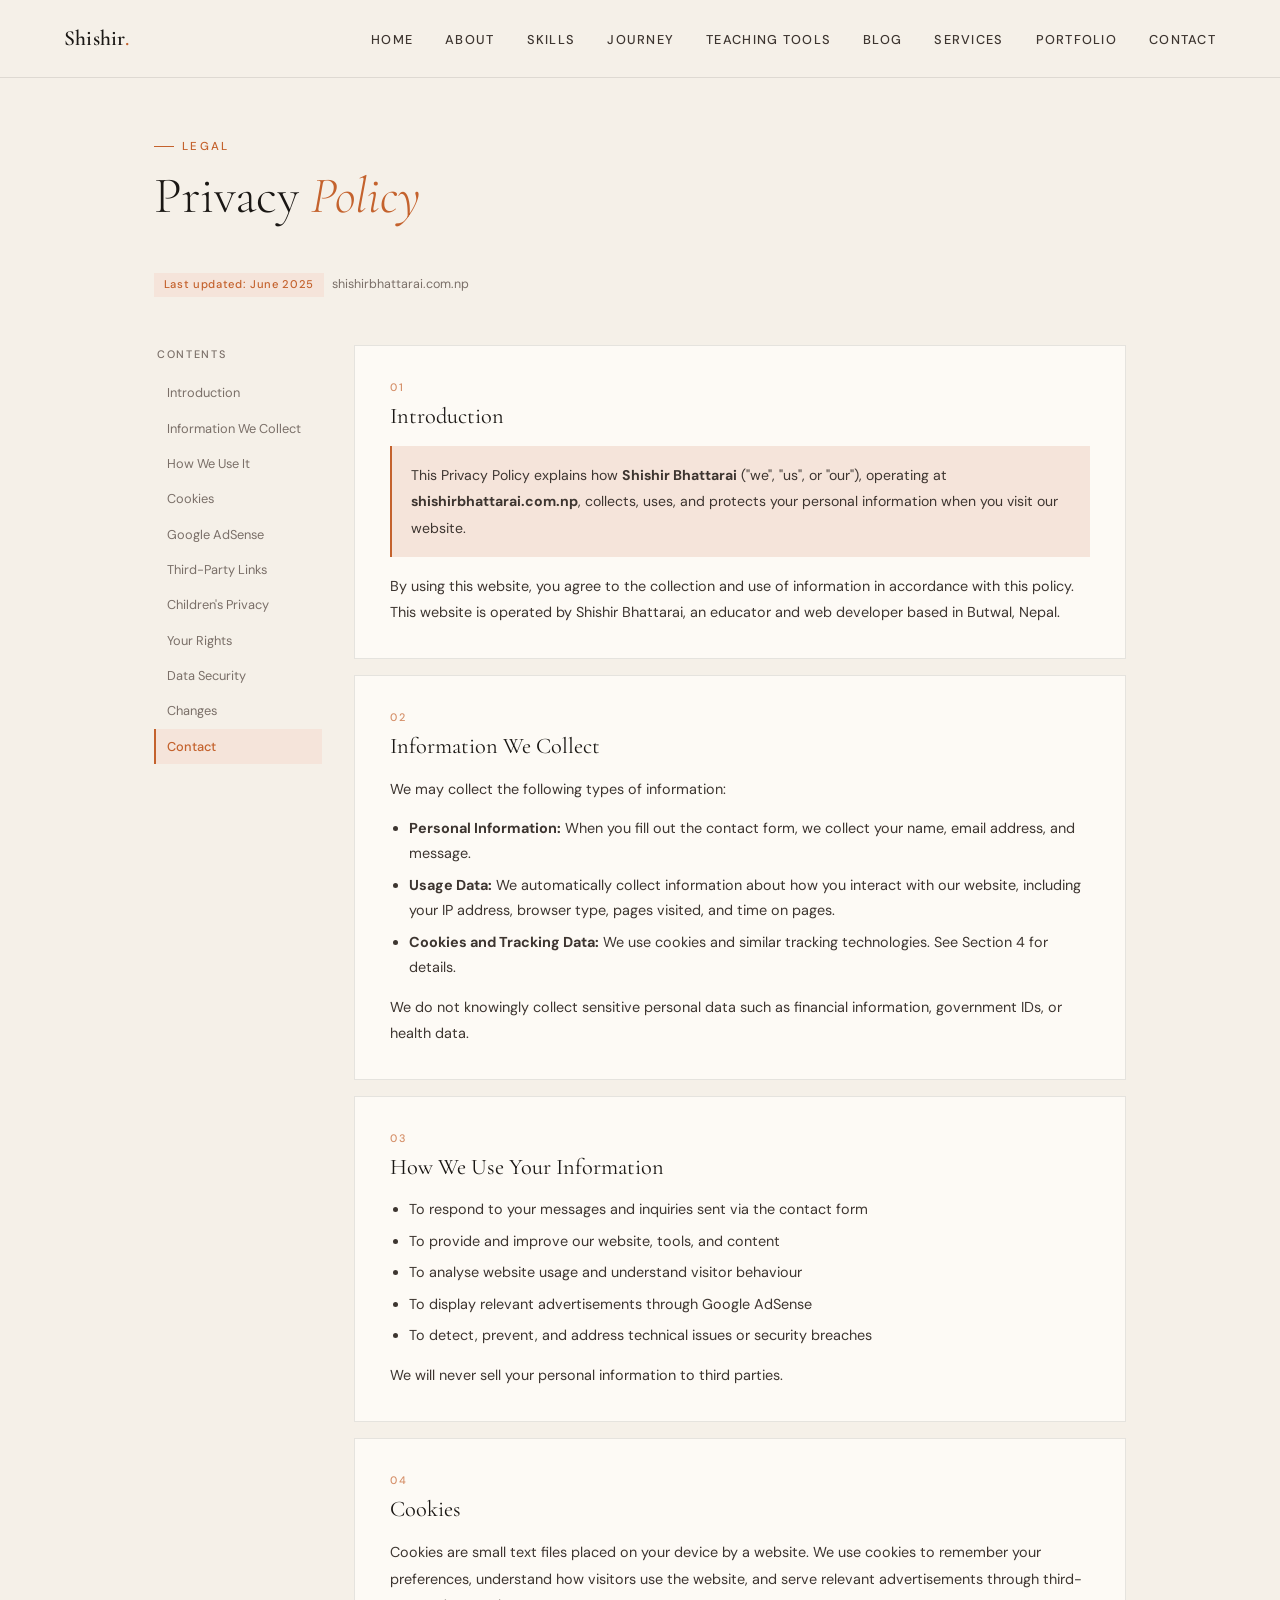
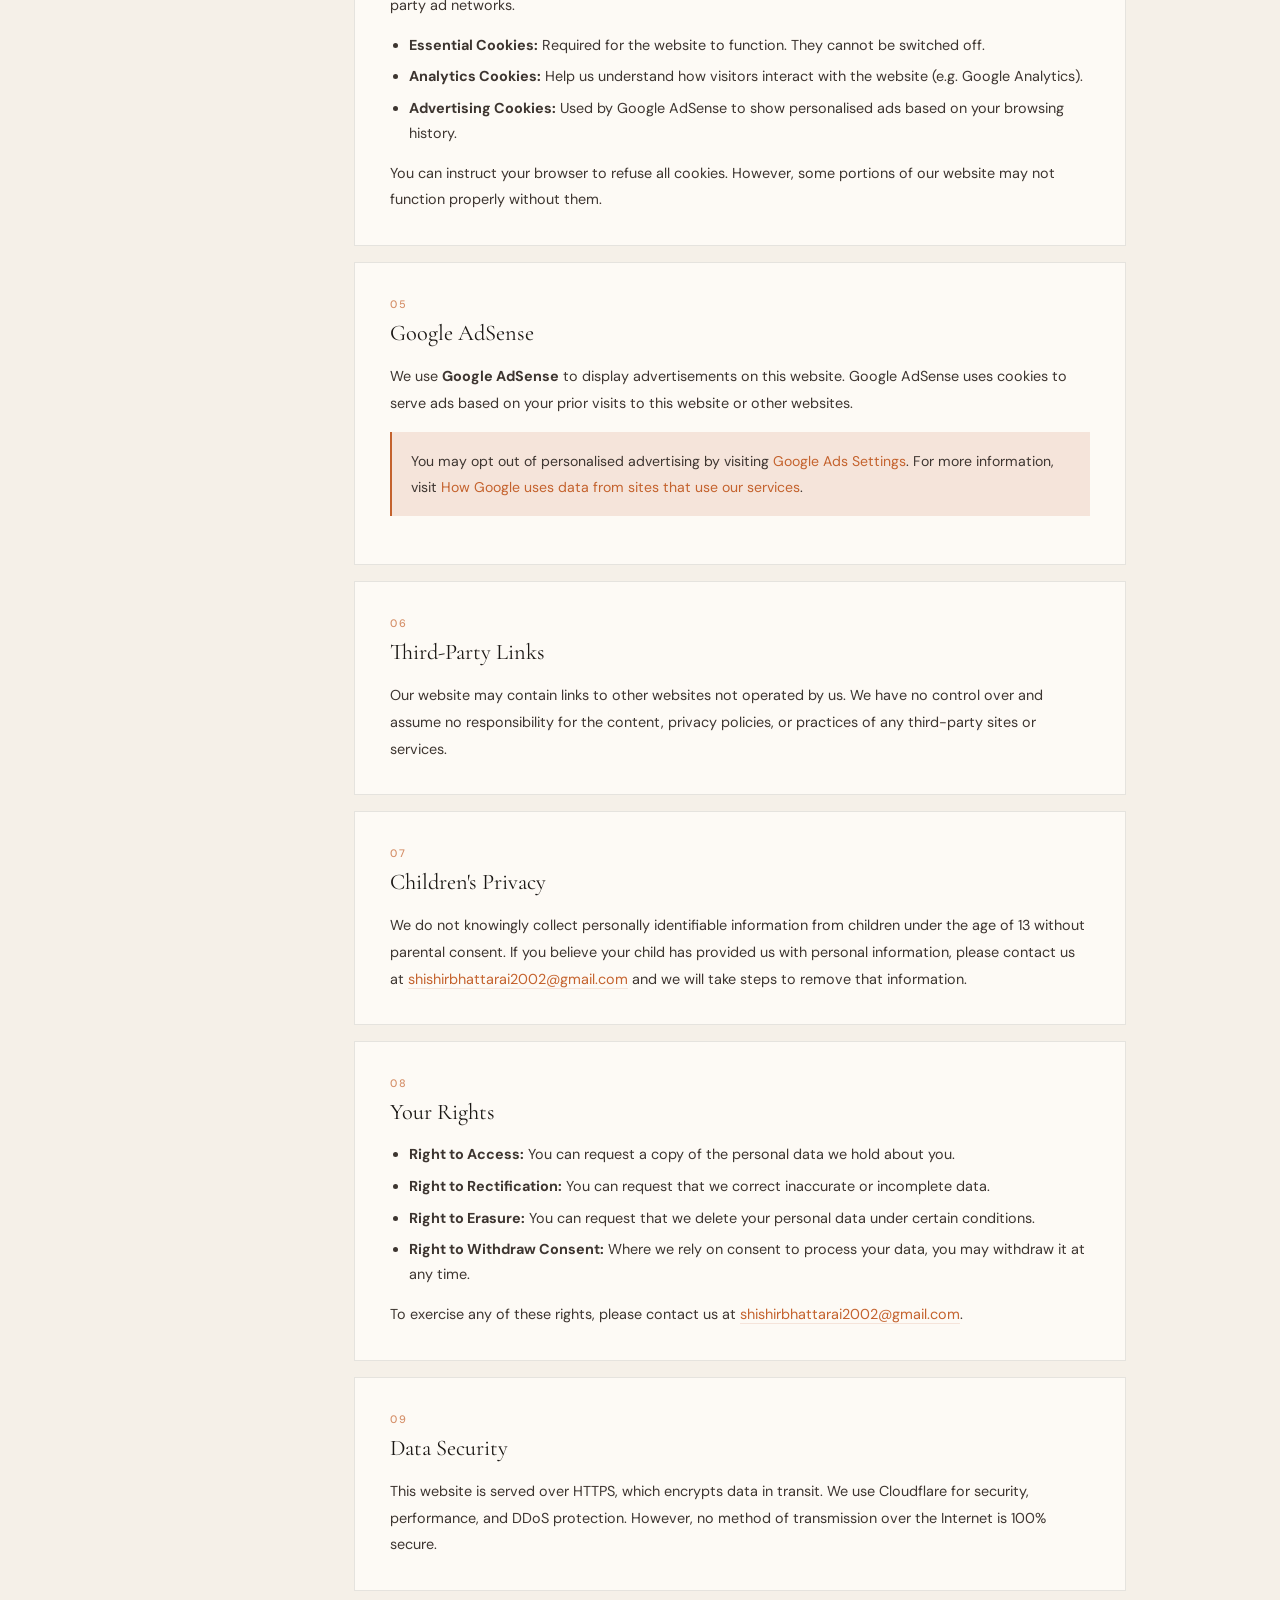
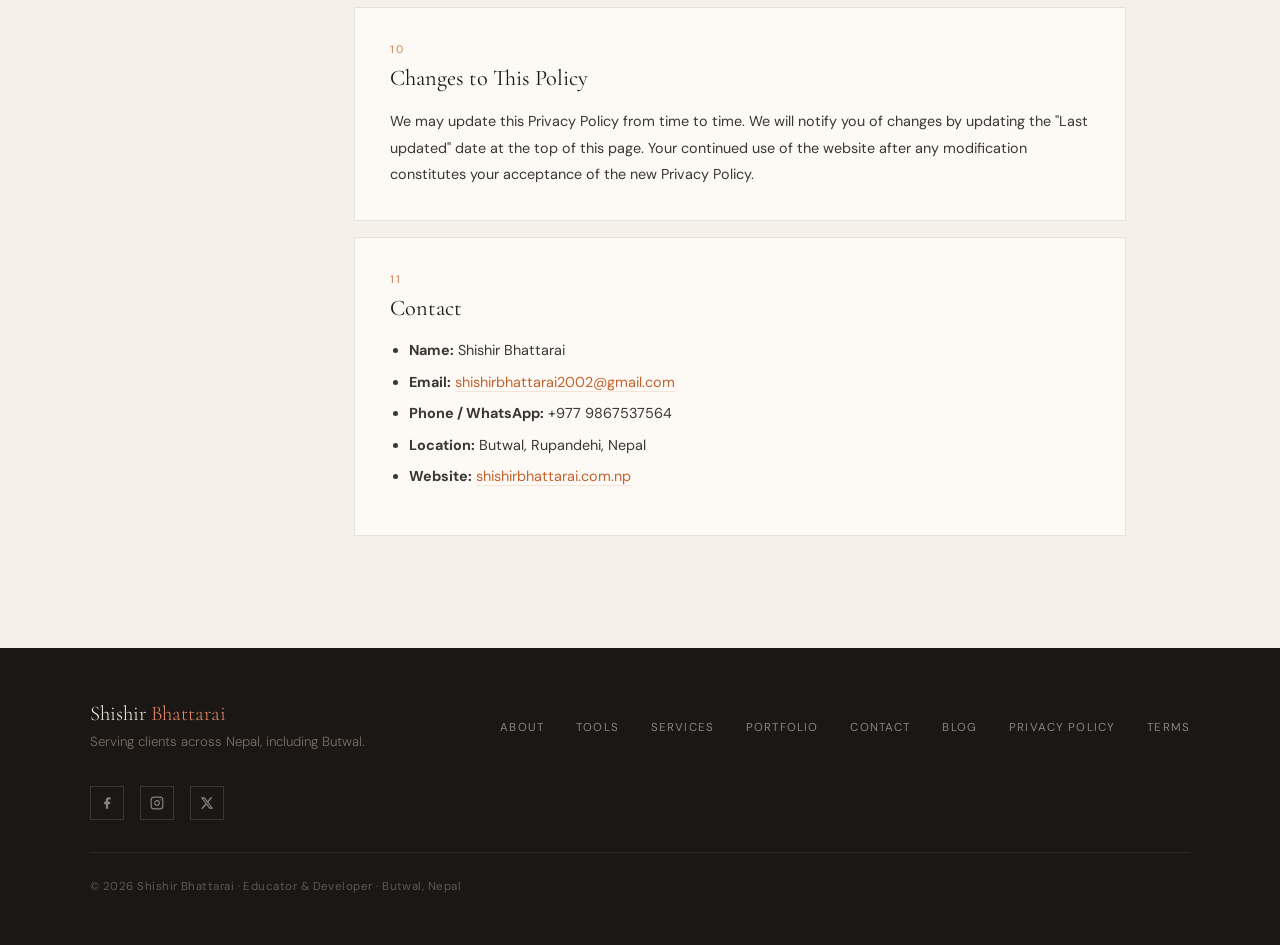
<file: privacy-policy/index.html>
<!DOCTYPE html>
<html lang="en">
<head>
    <meta charset="UTF-8">
    <meta name="viewport" content="width=device-width, initial-scale=1.0">
    <title>Privacy Policy</title>
    <meta name="description" content="I build responsive websites and provide digital solutions for businesses and students in Nepal.">
    <link rel="canonical" href="https://www.shishirbhattarai.com.np/privacy-policy/">
    
    <link rel="preconnect" href="https://fonts.googleapis.com">
    <link rel="preconnect" href="https://fonts.gstatic.com" crossorigin>
    <link href="https://fonts.googleapis.com/css2?family=Cormorant+Garamond:ital,wght@0,300;0,400;0,600;1,300;1,400&family=DM+Sans:wght@300;400;500&display=swap" rel="stylesheet">
    
    <link rel="stylesheet" href="../style.css">

  <style>
    .legal-hero { padding: 8rem clamp(1.25rem,5vw,4rem) 3rem; max-width: 1100px; margin: 0 auto; }
    .legal-meta { font-size: 0.78rem; color: var(--ink-muted); margin-top: 0.5rem; display: flex; align-items: center; gap: 0.5rem; flex-wrap: wrap; }
    .legal-meta-badge { background: var(--terra-pale); color: var(--terra); padding: 0.18rem 0.6rem; font-size: 0.7rem; font-weight: 500; letter-spacing: 0.06em; }
    .legal-layout { display: grid; grid-template-columns: 200px 1fr; gap: 0; max-width: 1100px; margin: 0 auto; padding: 0 clamp(1.25rem,5vw,4rem) 6rem; align-items: start; }
    .legal-toc { position: sticky; top: 90px; padding-right: 2rem; }
    .legal-toc-heading { font-size: 0.68rem; letter-spacing: 0.15em; text-transform: uppercase; color: var(--ink-muted); font-weight: 500; margin-bottom: 0.75rem; padding-left: 0.2rem; }
    .toc-link { display: block; padding: 0.4rem 0.7rem; font-size: 0.8rem; color: var(--ink-muted); text-decoration: none; transition: all 0.18s; border-left: 2px solid transparent; margin-bottom: 0.05rem; }
    .toc-link:hover { color: var(--terra); background: var(--terra-pale); }
    .toc-link.active { color: var(--terra); background: var(--terra-pale); border-left-color: var(--terra); font-weight: 500; }
    .legal-content { min-width: 0; }
    .legal-section { background: var(--white); border: 1px solid var(--line); padding: 2rem 2.2rem; margin-bottom: 1rem; scroll-margin-top: 90px; transition: border-color 0.2s; }
    .legal-section:hover { border-color: var(--terra-pale); }
    .legal-section-num { font-size: 0.68rem; letter-spacing: 0.15em; text-transform: uppercase; color: var(--terra); font-weight: 500; opacity: 0.7; margin-bottom: 0.35rem; }
    .legal-section h2 { font-family: var(--serif); font-size: 1.4rem; font-weight: 400; color: var(--ink); margin-bottom: 1rem; line-height: 1.25; }
    .legal-section p { font-size: 0.9rem; color: var(--ink-soft); margin-bottom: 0.85rem; line-height: 1.85; }
    .legal-section p:last-child { margin-bottom: 0; }
    .legal-section ul { padding-left: 1.2rem; margin-bottom: 0.85rem; }
    .legal-section ul li { font-size: 0.9rem; color: var(--ink-soft); margin-bottom: 0.4rem; line-height: 1.75; }
    .legal-section a { color: var(--terra); text-decoration: none; border-bottom: 1px solid var(--terra-pale); }
    .legal-section a:hover { border-bottom-color: var(--terra); }
    .highlight-box { background: var(--terra-pale); border-left: 2px solid var(--terra); padding: 1rem 1.2rem; margin: 1rem 0; }
    .highlight-box p { margin: 0; font-size: 0.88rem; }
    @media(max-width: 720px) {
      .legal-layout { grid-template-columns: 1fr; padding: 0 1.25rem 4rem; }
      .legal-toc { position: static; padding-right: 0; display: flex; flex-wrap: nowrap; overflow-x: auto; gap: 0.4rem; margin-bottom: 1.5rem; padding-bottom: 4px; scrollbar-width: none; }
      .legal-toc::-webkit-scrollbar { display: none; }
      .legal-toc-heading { display: none; }
      .toc-link { padding: 0.3rem 0.8rem; border: 1px solid var(--line); border-left: 1px solid var(--line); white-space: nowrap; flex-shrink: 0; font-size: 0.76rem; }
      .toc-link.active { border-color: var(--terra); }
      .legal-hero { padding: 7rem 1.25rem 2rem; }
      .legal-section { padding: 1.3rem 1.1rem; }
      .legal-section h2 { font-size: 1.2rem; }
      .legal-section p, .legal-section ul li { font-size: 0.86rem; }
    }
    @media(max-width: 480px) {
      .legal-section h2 { font-size: 1.1rem; }
    }
  </style>
</head>
<body class="subpage">
  <nav id="navbar">
    <a href="/" class="nav-logo">Shishir<span>.</span></a>
    <ul class="nav-links">
      <li><a href="/">Home</a></li><li><a href="/about">About</a></li><li><a href="/skills">Skills</a></li>
      <li><a href="/qualification">Journey</a></li><li><a href="/tools">Teaching Tools</a></li>
      <li><a href="/blog">Blog</a></li><li><a href="/services">Services</a></li>
      <li><a href="/portfolio">Portfolio</a></li><li><a href="/contact">Contact</a></li>
    </ul>
    <button class="nav-hamburger" id="hamburger" aria-label="Menu"><span></span><span></span><span></span></button>
  </nav>
  <div class="nav-overlay" id="navOverlay"></div>
  <nav class="nav-mobile" id="navMobile">
    <ul>
      <li><a href="/" class="mobile-link">Home</a></li><li><a href="/about" class="mobile-link">About</a></li>
      <li><a href="/skills" class="mobile-link">Skills</a></li><li><a href="/qualification" class="mobile-link">Journey</a></li>
      <li><a href="/tools" class="mobile-link">Teaching Tools</a></li><li><a href="/blog" class="mobile-link">Blog</a></li>
      <li><a href="/services" class="mobile-link">Services</a></li><li><a href="/portfolio" class="mobile-link">Portfolio</a></li>
      <li><a href="/contact" class="mobile-link">Contact</a></li>
    </ul>
  </nav>

  <div class="legal-hero">
    <div class="section-label">Legal</div>
    <h2 class="section-title">Privacy <em>Policy</em></h2>
    <div class="legal-meta"><span class="legal-meta-badge">Last updated: June 2025</span>shishirbhattarai.com.np</div>
  </div>

  <div class="legal-layout">
    <aside class="legal-toc" id="legalToc">
      <div class="legal-toc-heading">Contents</div>
      <a href="#intro" class="toc-link active">Introduction</a>
      <a href="#collect" class="toc-link">Information We Collect</a>
      <a href="#use" class="toc-link">How We Use It</a>
      <a href="#cookies" class="toc-link">Cookies</a>
      <a href="#adsense" class="toc-link">Google AdSense</a>
      <a href="#third" class="toc-link">Third-Party Links</a>
      <a href="#children" class="toc-link">Children's Privacy</a>
      <a href="#rights" class="toc-link">Your Rights</a>
      <a href="#security" class="toc-link">Data Security</a>
      <a href="#changes" class="toc-link">Changes</a>
      <a href="#contact-pp" class="toc-link">Contact</a>
    </aside>
    <main class="legal-content">
      <div class="legal-section" id="intro">
        <div class="legal-section-num">01</div><h2>Introduction</h2>
        <div class="highlight-box"><p>This Privacy Policy explains how <strong>Shishir Bhattarai</strong> ("we", "us", or "our"), operating at <strong>shishirbhattarai.com.np</strong>, collects, uses, and protects your personal information when you visit our website.</p></div>
        <p>By using this website, you agree to the collection and use of information in accordance with this policy. This website is operated by Shishir Bhattarai, an educator and web developer based in Butwal, Nepal.</p>
      </div>
      <div class="legal-section" id="collect">
        <div class="legal-section-num">02</div><h2>Information We Collect</h2>
        <p>We may collect the following types of information:</p>
        <ul>
          <li><strong>Personal Information:</strong> When you fill out the contact form, we collect your name, email address, and message.</li>
          <li><strong>Usage Data:</strong> We automatically collect information about how you interact with our website, including your IP address, browser type, pages visited, and time on pages.</li>
          <li><strong>Cookies and Tracking Data:</strong> We use cookies and similar tracking technologies. See Section 4 for details.</li>
        </ul>
        <p>We do not knowingly collect sensitive personal data such as financial information, government IDs, or health data.</p>
      </div>
      <div class="legal-section" id="use">
        <div class="legal-section-num">03</div><h2>How We Use Your Information</h2>
        <ul>
          <li>To respond to your messages and inquiries sent via the contact form</li>
          <li>To provide and improve our website, tools, and content</li>
          <li>To analyse website usage and understand visitor behaviour</li>
          <li>To display relevant advertisements through Google AdSense</li>
          <li>To detect, prevent, and address technical issues or security breaches</li>
        </ul>
        <p>We will never sell your personal information to third parties.</p>
      </div>
      <div class="legal-section" id="cookies">
        <div class="legal-section-num">04</div><h2>Cookies</h2>
        <p>Cookies are small text files placed on your device by a website. We use cookies to remember your preferences, understand how visitors use the website, and serve relevant advertisements through third-party ad networks.</p>
        <ul>
          <li><strong>Essential Cookies:</strong> Required for the website to function. They cannot be switched off.</li>
          <li><strong>Analytics Cookies:</strong> Help us understand how visitors interact with the website (e.g. Google Analytics).</li>
          <li><strong>Advertising Cookies:</strong> Used by Google AdSense to show personalised ads based on your browsing history.</li>
        </ul>
        <p>You can instruct your browser to refuse all cookies. However, some portions of our website may not function properly without them.</p>
      </div>
      <div class="legal-section" id="adsense">
        <div class="legal-section-num">05</div><h2>Google AdSense</h2>
        <p>We use <strong>Google AdSense</strong> to display advertisements on this website. Google AdSense uses cookies to serve ads based on your prior visits to this website or other websites.</p>
        <div class="highlight-box"><p>You may opt out of personalised advertising by visiting <a href="https://www.google.com/settings/ads" target="_blank" rel="noopener">Google Ads Settings</a>. For more information, visit <a href="https://policies.google.com/technologies/partner-sites" target="_blank" rel="noopener">How Google uses data from sites that use our services</a>.</p></div>
      </div>
      <div class="legal-section" id="third">
        <div class="legal-section-num">06</div><h2>Third-Party Links</h2>
        <p>Our website may contain links to other websites not operated by us. We have no control over and assume no responsibility for the content, privacy policies, or practices of any third-party sites or services.</p>
      </div>
      <div class="legal-section" id="children">
        <div class="legal-section-num">07</div><h2>Children's Privacy</h2>
        <p>We do not knowingly collect personally identifiable information from children under the age of 13 without parental consent. If you believe your child has provided us with personal information, please contact us at <a href="mailto:shishirbhattarai2002@gmail.com">shishirbhattarai2002@gmail.com</a> and we will take steps to remove that information.</p>
      </div>
      <div class="legal-section" id="rights">
        <div class="legal-section-num">08</div><h2>Your Rights</h2>
        <ul>
          <li><strong>Right to Access:</strong> You can request a copy of the personal data we hold about you.</li>
          <li><strong>Right to Rectification:</strong> You can request that we correct inaccurate or incomplete data.</li>
          <li><strong>Right to Erasure:</strong> You can request that we delete your personal data under certain conditions.</li>
          <li><strong>Right to Withdraw Consent:</strong> Where we rely on consent to process your data, you may withdraw it at any time.</li>
        </ul>
        <p>To exercise any of these rights, please contact us at <a href="mailto:shishirbhattarai2002@gmail.com">shishirbhattarai2002@gmail.com</a>.</p>
      </div>
      <div class="legal-section" id="security">
        <div class="legal-section-num">09</div><h2>Data Security</h2>
        <p>This website is served over HTTPS, which encrypts data in transit. We use Cloudflare for security, performance, and DDoS protection. However, no method of transmission over the Internet is 100% secure.</p>
      </div>
      <div class="legal-section" id="changes">
        <div class="legal-section-num">10</div><h2>Changes to This Policy</h2>
        <p>We may update this Privacy Policy from time to time. We will notify you of changes by updating the "Last updated" date at the top of this page. Your continued use of the website after any modification constitutes your acceptance of the new Privacy Policy.</p>
      </div>
      <div class="legal-section" id="contact-pp">
        <div class="legal-section-num">11</div><h2>Contact</h2>
        <ul>
          <li><strong>Name:</strong> Shishir Bhattarai</li>
          <li><strong>Email:</strong> <a href="mailto:shishirbhattarai2002@gmail.com">shishirbhattarai2002@gmail.com</a></li>
          <li><strong>Phone / WhatsApp:</strong> +977 9867537564</li>
          <li><strong>Location:</strong> Butwal, Rupandehi, Nepal</li>
          <li><strong>Website:</strong> <a href="https://shishirbhattarai.com.np" target="_blank">shishirbhattarai.com.np</a></li>
        </ul>
      </div>
    </main>
  </div>

  <footer>
    <div class="footer-inner">
      <div class="footer-name">Shishir <span>Bhattarai</span>
              <div style=" color:#7A6F68; font-family: var(--sans); font-size: 0.83rem;">Serving clients across Nepal, including Butwal.</div>
</div>
      <ul class="footer-links">
         <li><a href="/about">About</a></li>
        <li><a href="/tools">Tools</a></li>
        <li><a href="/services">Services</a></li>
        <li><a href="/portfolio">Portfolio</a></li>
        <li><a href="/contact">Contact</a></li>
        <li><a href="/blog">Blog</a></li>
        <li><a href="/privacy-policy">Privacy Policy</a></li>
        <li><a href="/terms">Terms</a></li>
      </ul>
      <div class="footer-socials">
        <a href="https://www.facebook.com/sisironly" target="_blank" class="footer-social"><svg width="14" height="14" viewBox="0 0 24 24" fill="currentColor"><path d="M18 2h-3a5 5 0 0 0-5 5v3H7v4h3v8h4v-8h3l1-4h-4V7a1 1 0 0 1 1-1h3z"/></svg></a>
        <a href="https://www.instagram.com/onlysisir" target="_blank" class="footer-social"><svg width="14" height="14" viewBox="0 0 24 24" fill="none" stroke="currentColor" stroke-width="2" stroke-linecap="round" stroke-linejoin="round"><rect x="2" y="2" width="20" height="20" rx="5" ry="5"/><path d="M16 11.37A4 4 0 1 1 12.63 8 4 4 0 0 1 16 11.37z"/><line x1="17.5" y1="6.5" x2="17.51" y2="6.5"/></svg></a>
        <a href="https://x.com/sisironly" target="_blank" class="footer-social"><svg width="14" height="14" viewBox="0 0 24 24" fill="currentColor"><path d="M18.244 2.25h3.308l-7.227 8.26 8.502 11.24H16.17l-5.214-6.817L4.99 21.75H1.68l7.73-8.835L1.254 2.25H8.08l4.713 6.231zm-1.161 17.52h1.833L7.084 4.126H5.117z"/></svg></a>
      </div>
    </div>
    <p class="footer-copy">© <span id="footer-year"></span> Shishir Bhattarai · Educator &amp; Developer · Butwal, Nepal</p>
  </footer>
  <a href="#" class="scroll-top" id="scrollTop" aria-label="Scroll to top">
    <svg width="16" height="16" viewBox="0 0 24 24" fill="none" stroke="currentColor" stroke-width="2.5" stroke-linecap="round" stroke-linejoin="round"><polyline points="18 15 12 9 6 15"/></svg>
  </a>
  <script src="/script.js"></script>
  <script>
    const sections = document.querySelectorAll('.legal-section[id]');
    const tocLinks = document.querySelectorAll('.toc-link');
    const obs = new IntersectionObserver((entries) => {
      entries.forEach(entry => {
        if (entry.isIntersecting) {
          tocLinks.forEach(l => l.classList.remove('active'));
          const active = document.querySelector('.toc-link[href="#'+entry.target.id+'"]');
          if (active) active.classList.add('active');
        }
      });
    }, { rootMargin: '-20% 0px -70% 0px' });
    sections.forEach(s => obs.observe(s));
  </script>
</body>
</html>
</file>
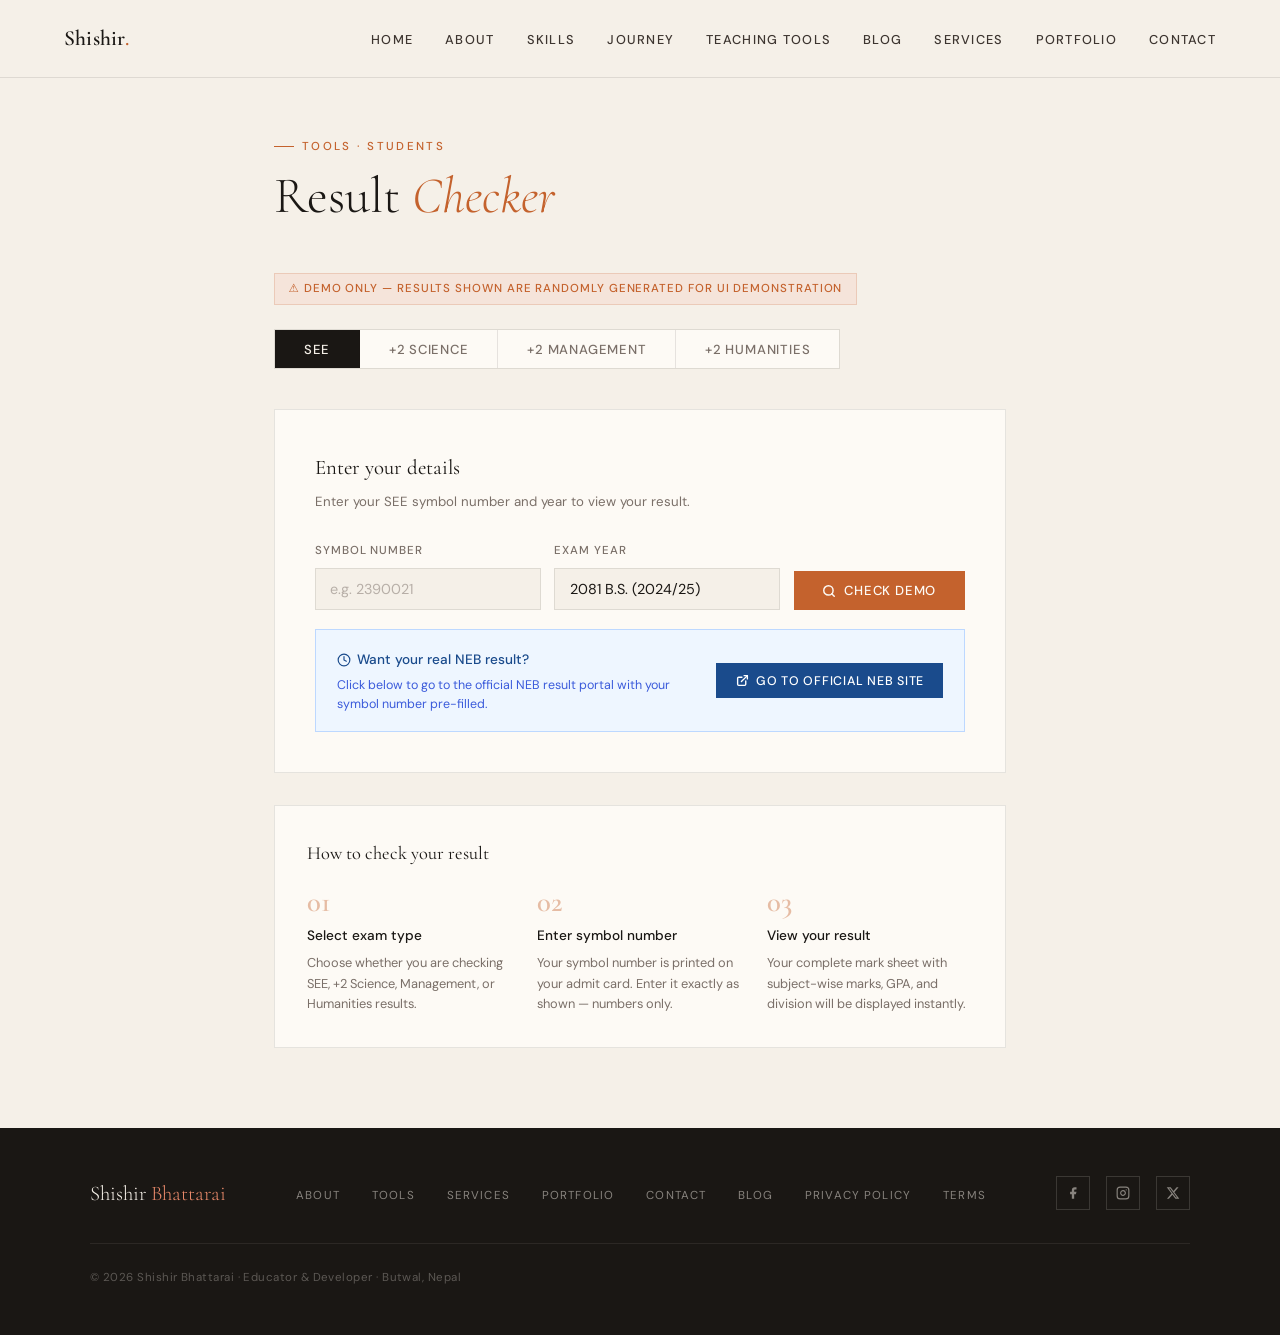
<file: result-checker/index.html>
<!DOCTYPE html>
<html lang="en">
<head>
  <meta charset="UTF-8">
  <meta name="viewport" content="width=device-width, initial-scale=1.0">
  <title>SEE / +2 Result Checker — Nepal | Shishir Bhattarai</title>
  <meta name="description" content="Check your SEE and +2 exam results online. Enter your symbol number to view your grade sheet, GPA, division and subject-wise marks.">
  <link rel="preconnect" href="https://fonts.googleapis.com">
  <link rel="preconnect" href="https://fonts.gstatic.com" crossorigin>
  <link href="https://fonts.googleapis.com/css2?family=Cormorant+Garamond:ital,wght@0,400;0,600;1,400;1,600&family=DM+Sans:wght@400;500&display=swap" rel="stylesheet">
  <link rel="canonical" href="https://www.shishirbhattarai.com.np/result-checker/">
  <link rel="stylesheet" href="/style.css">
  <style>

    /* ── PAGE LAYOUT ── */
    .result-page {
      min-height: 100vh;
      padding: 8rem clamp(1.25rem,5vw,4rem) 5rem;
      max-width: 860px;
      margin: 0 auto;
    }

    .result-disclaimer {
      display: inline-flex; align-items: center; gap: 0.5rem;
      font-size: 0.72rem; font-weight: 500; letter-spacing: 0.08em;
      text-transform: uppercase; color: var(--terra);
      background: var(--terra-pale); padding: 0.35rem 0.85rem;
      margin-bottom: 1.5rem; border: 1px solid rgba(196,98,45,0.2);
    }

    /* ── EXAM TOGGLE ── */
    .exam-toggle {
      display: flex; gap: 0; margin-bottom: 2.5rem;
      border: 1px solid var(--line); width: fit-content;
    }
    .exam-btn {
      font-family: var(--sans); font-size: 0.82rem; font-weight: 500;
      letter-spacing: 0.06em; text-transform: uppercase;
      padding: 0.65rem 1.8rem; border: none; cursor: pointer;
      background: var(--white); color: var(--ink-muted);
      transition: all 0.18s; border-right: 1px solid var(--line);
    }
    .exam-btn:last-child { border-right: none; }
    .exam-btn.active { background: var(--ink); color: var(--cream); }
    .exam-btn:hover:not(.active) { background: var(--cream); color: var(--ink); }

    /* ── SEARCH CARD ── */
    .search-card {
      background: var(--white); border: 1px solid var(--line);
      padding: 2.5rem; margin-bottom: 2rem;
    }
    .search-card-title {
      font-family: var(--serif); font-size: 1.3rem; font-weight: 400;
      color: var(--ink); margin-bottom: 0.35rem;
    }
    .search-card-sub {
      font-size: 0.83rem; color: var(--ink-muted); margin-bottom: 1.8rem; line-height: 1.6;
    }
    .search-row {
      display: grid; grid-template-columns: 1fr 1fr auto; gap: 0.85rem;
      align-items: end;
    }
    .search-field label {
      display: block; font-size: 0.72rem; font-weight: 500;
      letter-spacing: 0.08em; text-transform: uppercase;
      color: var(--ink-muted); margin-bottom: 0.45rem;
    }
    .search-field input,
    .search-field select {
      width: 100%; padding: 0.7rem 0.9rem;
      border: 1px solid var(--line); background: var(--cream);
      font-family: var(--sans); font-size: 0.9rem; color: var(--ink);
      outline: none; transition: border-color 0.2s;
      -webkit-appearance: none; border-radius: 0;
    }
    .search-field input:focus,
    .search-field select:focus { border-color: var(--terra); }
    .search-field input::placeholder { color: var(--ink-muted); opacity: 0.5; }

    .check-btn {
      padding: 0.7rem 1.8rem; background: var(--terra);
      color: var(--white); font-family: var(--sans);
      font-size: 0.82rem; font-weight: 500; letter-spacing: 0.06em;
      text-transform: uppercase; border: none; cursor: pointer;
      transition: background 0.2s; white-space: nowrap;
      display: flex; align-items: center; gap: 0.5rem;
    }
    .check-btn:hover { background: var(--ink); }
    .check-btn:disabled { opacity: 0.5; cursor: not-allowed; }

    .search-error {
      font-size: 0.82rem; color: #C0392B;
      background: #FFF0F0; border: 1px solid #F5B9B9;
      padding: 0.65rem 0.9rem; margin-top: 1rem; display: none;
    }
    .search-error.visible { display: block; }

    /* ── LOADING ── */
    .result-loading {
      display: none; text-align: center;
      padding: 3rem; background: var(--white); border: 1px solid var(--line);
    }
    .result-loading.visible { display: block; }
    .loader {
      width: 36px; height: 36px; border: 3px solid var(--line);
      border-top-color: var(--terra); border-radius: 50%;
      animation: spin 0.8s linear infinite;
      margin: 0 auto 1rem;
    }
    @keyframes spin { to { transform: rotate(360deg); } }
    .loading-text { font-size: 0.85rem; color: var(--ink-muted); }
    .loading-steps { margin-top: 1rem; display: flex; flex-direction: column; gap: 0.35rem; }
    .loading-step {
      font-size: 0.75rem; color: var(--ink-muted); opacity: 0;
      transition: opacity 0.4s;
      display: flex; align-items: center; justify-content: center; gap: 0.4rem;
    }
    .loading-step.show { opacity: 1; }
    .loading-step .tick { color: #2d6a2d; font-size: 0.8rem; }

    /* ── RESULT CARD ── */
    .result-card {
      display: none; background: var(--white);
      border: 1px solid var(--line); overflow: hidden;
    }
    .result-card.visible { display: block; }

    /* Header */
    .rc-header {
      background: var(--ink); padding: 1.8rem 2rem;
      display: flex; align-items: flex-start; justify-content: space-between; gap: 1rem;
      flex-wrap: wrap;
    }
    .rc-header-left {}
    .rc-exam-badge {
      font-size: 0.65rem; font-weight: 500; letter-spacing: 0.12em;
      text-transform: uppercase; color: var(--terra-soft);
      margin-bottom: 0.4rem;
    }
    .rc-student-name {
      font-family: var(--serif); font-size: 1.6rem; font-weight: 600;
      color: var(--cream); line-height: 1.15; margin-bottom: 0.3rem;
    }
    .rc-symbol {
      font-size: 0.8rem; color: rgba(245,240,232,0.5); font-family: var(--sans);
    }
    .rc-header-right { text-align: right; }
    .rc-gpa-label {
      font-size: 0.65rem; letter-spacing: 0.12em; text-transform: uppercase;
      color: rgba(245,240,232,0.5); margin-bottom: 0.2rem;
    }
    .rc-gpa {
      font-family: var(--serif); font-size: 2.8rem; font-weight: 600;
      color: var(--terra-soft); line-height: 1;
    }
    .rc-division {
      font-size: 0.75rem; color: rgba(245,240,232,0.6); margin-top: 0.2rem;
    }

    /* Meta strip */
    .rc-meta {
      display: flex; flex-wrap: wrap; gap: 0;
      border-bottom: 1px solid var(--line);
    }
    .rc-meta-item {
      flex: 1; min-width: 120px; padding: 1rem 1.5rem;
      border-right: 1px solid var(--line);
    }
    .rc-meta-item:last-child { border-right: none; }
    .rc-meta-label {
      font-size: 0.65rem; letter-spacing: 0.1em; text-transform: uppercase;
      color: var(--ink-muted); margin-bottom: 0.3rem;
    }
    .rc-meta-value {
      font-family: var(--serif); font-size: 1rem; font-weight: 600; color: var(--ink);
    }

    /* Subject table */
    .rc-subjects { padding: 1.5rem 2rem; }
    .rc-subjects-title {
      font-size: 0.68rem; letter-spacing: 0.12em; text-transform: uppercase;
      color: var(--ink-muted); margin-bottom: 1rem; font-weight: 500;
    }
    .rc-table { width: 100%; border-collapse: collapse; }
    .rc-table thead tr {
      background: var(--cream); border-bottom: 1px solid var(--line);
    }
    .rc-table th {
      font-size: 0.68rem; letter-spacing: 0.1em; text-transform: uppercase;
      color: var(--ink-muted); font-weight: 500;
      padding: 0.6rem 0.9rem; text-align: left;
    }
    .rc-table th:not(:first-child) { text-align: center; }
    .rc-table td {
      padding: 0.8rem 0.9rem; font-size: 0.87rem;
      color: var(--ink-soft); border-bottom: 1px solid var(--line);
      transition: background 0.15s;
    }
    .rc-table td:not(:first-child) { text-align: center; }
    .rc-table tr:hover td { background: var(--cream); }
    .rc-table tr:last-child td { border-bottom: none; }
    .rc-table .subject-name { color: var(--ink); font-weight: 400; }
    .rc-table .th-marks { font-family: var(--serif); font-size: 1rem; color: var(--ink); }
    .rc-table .pr-marks { font-family: var(--serif); font-size: 1rem; color: var(--ink-muted); }

    /* Grade badge */
    .grade-badge {
      display: inline-block; padding: 0.2rem 0.6rem;
      font-size: 0.72rem; font-weight: 500; letter-spacing: 0.04em;
    }
    .grade-A-plus  { background: #E8F8EE; color: #1A6B35; }
    .grade-A       { background: #EEF6FF; color: #1A4B8C; }
    .grade-B-plus  { background: #F0F4FF; color: #3B5BDB; }
    .grade-B       { background: #F5F0FF; color: #6A3EC7; }
    .grade-C-plus  { background: #FFF8E8; color: #8B6914; }
    .grade-C       { background: #FFF3E0; color: #9C5A00; }
    .grade-D       { background: #FFF0F0; color: #B83232; }
    .grade-NG      { background: #F5F5F5; color: #888; }

    /* Result summary */
    .rc-summary {
      margin: 0 2rem 1.5rem;
      padding: 1.2rem 1.5rem;
      background: var(--cream); border: 1px solid var(--line);
      display: flex; flex-wrap: wrap; gap: 1.5rem; align-items: center;
    }
    .rc-summary-item { display: flex; flex-direction: column; gap: 0.2rem; }
    .rc-summary-label {
      font-size: 0.65rem; letter-spacing: 0.1em; text-transform: uppercase; color: var(--ink-muted);
    }
    .rc-summary-val {
      font-family: var(--serif); font-size: 1.1rem; font-weight: 600; color: var(--ink);
    }
    .rc-summary-val.pass { color: #1A6B35; }
    .rc-summary-val.fail { color: #B83232; }

    /* Result status banner */
    .rc-status-pass {
      background: #E8F8EE; border-top: 3px solid #1A6B35;
      padding: 1rem 2rem; display: flex; align-items: center; gap: 0.75rem;
    }
    .rc-status-fail {
      background: #FFF0F0; border-top: 3px solid #B83232;
      padding: 1rem 2rem; display: flex; align-items: center; gap: 0.75rem;
    }
    .rc-status-icon { font-size: 1.3rem; }
    .rc-status-text { font-size: 0.85rem; color: var(--ink); }
    .rc-status-text strong { font-weight: 500; }

    /* Footer actions */
    .rc-actions {
      padding: 1.2rem 2rem; border-top: 1px solid var(--line);
      display: flex; gap: 0.75rem; flex-wrap: wrap; align-items: center;
    }
    .rc-print-btn {
      display: inline-flex; align-items: center; gap: 0.45rem;
      font-family: var(--sans); font-size: 0.75rem; font-weight: 500;
      letter-spacing: 0.06em; text-transform: uppercase;
      padding: 0.55rem 1.2rem; border: 1px solid var(--line);
      background: var(--white); color: var(--ink-muted); cursor: pointer;
      transition: all 0.18s;
    }
    .rc-print-btn:hover { border-color: var(--terra); color: var(--terra); }
    .rc-new-btn {
      display: inline-flex; align-items: center; gap: 0.45rem;
      font-family: var(--sans); font-size: 0.75rem; font-weight: 500;
      letter-spacing: 0.06em; text-transform: uppercase;
      padding: 0.55rem 1.2rem; border: 1px solid var(--terra);
      background: var(--terra); color: var(--white); cursor: pointer;
      transition: background 0.18s;
    }
    .rc-new-btn:hover { background: var(--ink); border-color: var(--ink); }
    .rc-disclaimer-note {
      font-size: 0.72rem; color: var(--ink-muted); margin-left: auto;
      font-style: italic;
    }

    /* ── HOW TO USE SECTION ── */
    .how-to {
      background: var(--white); border: 1px solid var(--line);
      padding: 2rem; margin-top: 2rem;
    }
    .how-to-title {
      font-family: var(--serif); font-size: 1.15rem; font-weight: 400;
      color: var(--ink); margin-bottom: 1.2rem;
    }
    .how-to-steps {
      display: grid; grid-template-columns: repeat(3, 1fr); gap: 1.5rem;
    }
    .how-step { display: flex; flex-direction: column; gap: 0.4rem; }
    .how-step-num {
      font-family: var(--serif); font-size: 1.8rem; font-weight: 600;
      color: var(--terra); opacity: 0.4; line-height: 1;
    }
    .how-step-title {
      font-size: 0.85rem; font-weight: 500; color: var(--ink);
    }
    .how-step-desc {
      font-size: 0.8rem; color: var(--ink-muted); line-height: 1.6;
    }

    /* ── OFFICIAL NEB BANNER ── */
    .official-banner {
      display: flex; align-items: center; justify-content: space-between;
      gap: 1rem; flex-wrap: wrap;
      margin-top: 1.2rem; padding: 1.1rem 1.3rem;
      background: #EEF6FF; border: 1px solid #BDD8FF;
    }
    .official-banner-left { flex: 1; min-width: 200px; }
    .official-banner-title {
      display: flex; align-items: center; gap: 0.4rem;
      font-size: 0.85rem; font-weight: 500; color: #1A4B8C;
      margin-bottom: 0.3rem;
    }
    .official-banner-title svg { color: #1A4B8C; flex-shrink: 0; }
    .official-banner-sub {
      font-size: 0.78rem; color: #3B5BDB; line-height: 1.5;
    }
    .official-btn {
      display: inline-flex; align-items: center; gap: 0.45rem;
      font-family: var(--sans); font-size: 0.78rem; font-weight: 500;
      letter-spacing: 0.06em; text-transform: uppercase;
      padding: 0.6rem 1.2rem; background: #1A4B8C; color: #fff;
      border: none; cursor: pointer; white-space: nowrap;
      transition: background 0.2s; flex-shrink: 0;
    }
    .official-btn:hover { background: #0D3166; }

    /* Official link inside result card actions */
    .rc-official-link {
      display: inline-flex; align-items: center; gap: 0.4rem;
      font-family: var(--sans); font-size: 0.75rem; font-weight: 500;
      letter-spacing: 0.06em; text-transform: uppercase;
      padding: 0.55rem 1.2rem; background: #EEF6FF;
      border: 1px solid #BDD8FF; color: #1A4B8C; cursor: pointer;
      transition: background 0.2s;
    }
    .rc-official-link:hover { background: #1A4B8C; color: #fff; border-color: #1A4B8C; }

    /* ── RESPONSIVE ── */
    @media(max-width: 640px) {
      .result-page { padding: 7rem 1.25rem 4rem; }
      .search-row { grid-template-columns: 1fr 1fr; }
      .check-btn { grid-column: span 2; justify-content: center; }
      .official-banner { flex-direction: column; align-items: stretch; }
      .official-btn { justify-content: center; }
      .rc-header { flex-direction: column; gap: 1rem; }
      .rc-header-right { text-align: left; }
      .rc-gpa { font-size: 2rem; }
      .rc-meta-item { padding: 0.85rem 1rem; min-width: 100px; }
      .rc-subjects { padding: 1.2rem 1rem; }
      .rc-table th, .rc-table td { padding: 0.65rem 0.6rem; font-size: 0.8rem; }
      .rc-summary { margin: 0 1rem 1.2rem; padding: 1rem; gap: 1rem; }
      .rc-status-pass, .rc-status-fail { padding: 0.85rem 1rem; }
      .rc-actions { padding: 1rem; flex-direction: column; align-items: stretch; }
      .rc-disclaimer-note { margin-left: 0; }
      .how-to { padding: 1.5rem 1rem; }
      .how-to-steps { grid-template-columns: 1fr; gap: 1rem; }
      .exam-toggle { width: 100%; }
      .exam-btn { flex: 1; text-align: center; }
    }

    @media print {
      .nav, .nav-mobile, .nav-overlay, footer,
      .scroll-top, .search-card, .exam-toggle,
      .result-loading, .how-to, .result-disclaimer,
      .rc-actions, .rc-new-btn, .rc-print-btn,
      .section-label, .section-title { display: none !important; }
      .result-page { padding: 1rem; }
      .result-card { display: block !important; border: none; }
      .rc-header { background: #1A1714 !important; -webkit-print-color-adjust: exact; print-color-adjust: exact; }
    }
  </style>
</head>
<body class="subpage">

  <nav id="navbar">
    <a href="/" class="nav-logo">Shishir<span>.</span></a>
    <ul class="nav-links">
      <li><a href="/">Home</a></li>
      <li><a href="/about">About</a></li>
      <li><a href="/skills">Skills</a></li>
      <li><a href="/qualification">Journey</a></li>
      <li><a href="/tools">Teaching Tools</a></li>
      <li><a href="/blog">Blog</a></li>
      <li><a href="/services">Services</a></li>
      <li><a href="/portfolio">Portfolio</a></li>
      <li><a href="/contact">Contact</a></li>
    </ul>
    <button class="nav-hamburger" id="hamburger" aria-label="Menu">
      <span></span><span></span><span></span>
    </button>
  </nav>
  <div class="nav-overlay" id="navOverlay"></div>
  <nav class="nav-mobile" id="navMobile">
    <ul>
      <li><a href="/" class="mobile-link">Home</a></li>
      <li><a href="/about" class="mobile-link">About</a></li>
      <li><a href="/skills" class="mobile-link">Skills</a></li>
      <li><a href="/qualification" class="mobile-link">Journey</a></li>
      <li><a href="/tools" class="mobile-link">Teaching Tools</a></li>
      <li><a href="/blog" class="mobile-link">Blog</a></li>
      <li><a href="/services" class="mobile-link">Services</a></li>
      <li><a href="/portfolio" class="mobile-link">Portfolio</a></li>
      <li><a href="/contact" class="mobile-link">Contact</a></li>
    </ul>
  </nav>

  <div class="result-page">

    <div class="section-label">Tools · Students</div>
    <h1 class="section-title">Result <em>Checker</em></h1>

    <div class="result-disclaimer">
      ⚠ Demo only — results shown are randomly generated for UI demonstration
    </div>

    <!-- EXAM TYPE TOGGLE -->
    <div class="exam-toggle">
      <button class="exam-btn active" data-exam="SEE">SEE</button>
      <button class="exam-btn" data-exam="+2 Science">+2 Science</button>
      <button class="exam-btn" data-exam="+2 Management">+2 Management</button>
      <button class="exam-btn" data-exam="+2 Humanities">+2 Humanities</button>
    </div>

    <!-- SEARCH CARD -->
    <div class="search-card">
      <div class="search-card-title">Enter your details</div>
      <div class="search-card-sub" id="searchSubtitle">Enter your SEE symbol number and year to view your result.</div>
      <div class="search-row">
        <div class="search-field">
          <label>Symbol Number</label>
          <input type="text" id="symbolInput" placeholder="e.g. 2390021" maxlength="10">
        </div>
        <div class="search-field">
          <label>Exam Year</label>
          <select id="yearSelect">
            <option value="2081">2081 B.S. (2024/25)</option>
            <option value="2080">2080 B.S. (2023/24)</option>
            <option value="2079">2079 B.S. (2022/23)</option>
            <option value="2078">2078 B.S. (2021/22)</option>
          </select>
        </div>
        <button class="check-btn" id="checkBtn" onclick="checkResult()">
          <svg width="14" height="14" viewBox="0 0 24 24" fill="none" stroke="currentColor" stroke-width="2.5" stroke-linecap="round" stroke-linejoin="round"><circle cx="11" cy="11" r="8"/><line x1="21" y1="21" x2="16.65" y2="16.65"/></svg>
          Check Demo
        </button>
      </div>
      <div class="search-error" id="searchError"></div>

      <!-- OFFICIAL NEB REDIRECT -->
      <div class="official-banner">
        <div class="official-banner-left">
          <div class="official-banner-title">
            <svg width="14" height="14" viewBox="0 0 24 24" fill="none" stroke="currentColor" stroke-width="2" stroke-linecap="round" stroke-linejoin="round"><circle cx="12" cy="12" r="10"/><polyline points="12 6 12 12 16 14"/></svg>
            Want your real NEB result?
          </div>
          <div class="official-banner-sub">Click below to go to the official NEB result portal with your symbol number pre-filled.</div>
        </div>
        <button class="official-btn" id="officialBtn" onclick="goToOfficial()">
          <svg width="13" height="13" viewBox="0 0 24 24" fill="none" stroke="currentColor" stroke-width="2.5" stroke-linecap="round" stroke-linejoin="round"><path d="M18 13v6a2 2 0 0 1-2 2H5a2 2 0 0 1-2-2V8a2 2 0 0 1 2-2h6"/><polyline points="15 3 21 3 21 9"/><line x1="10" y1="14" x2="21" y2="3"/></svg>
          Go to Official NEB Site
        </button>
      </div>
    </div>

    <!-- LOADING -->
    <div class="result-loading" id="resultLoading">
      <div class="loader"></div>
      <div class="loading-text">Fetching your result…</div>
      <div class="loading-steps">
        <div class="loading-step" id="ls1">Connecting to NEB server…</div>
        <div class="loading-step" id="ls2">Verifying symbol number…</div>
        <div class="loading-step" id="ls3">Loading mark sheet…</div>
      </div>
    </div>

    <!-- RESULT CARD -->
    <div class="result-card" id="resultCard">
      <!-- Filled by JS -->
    </div>

    <!-- HOW TO USE -->
    <div class="how-to" id="howTo">
      <div class="how-to-title">How to check your result</div>
      <div class="how-to-steps">
        <div class="how-step">
          <div class="how-step-num">01</div>
          <div class="how-step-title">Select exam type</div>
          <div class="how-step-desc">Choose whether you are checking SEE, +2 Science, Management, or Humanities results.</div>
        </div>
        <div class="how-step">
          <div class="how-step-num">02</div>
          <div class="how-step-title">Enter symbol number</div>
          <div class="how-step-desc">Your symbol number is printed on your admit card. Enter it exactly as shown — numbers only.</div>
        </div>
        <div class="how-step">
          <div class="how-step-num">03</div>
          <div class="how-step-title">View your result</div>
          <div class="how-step-desc">Your complete mark sheet with subject-wise marks, GPA, and division will be displayed instantly.</div>
        </div>
      </div>
    </div>

  </div>

  <footer>
    <div class="footer-inner">
      <div class="footer-name">Shishir <span>Bhattarai</span></div>
      <ul class="footer-links">
        <li><a href="/about">About</a></li>
        <li><a href="/tools">Tools</a></li>
        <li><a href="/services">Services</a></li>
        <li><a href="/portfolio">Portfolio</a></li>
        <li><a href="/contact">Contact</a></li>
        <li><a href="/blog">Blog</a></li>
        <li><a href="/privacy-policy">Privacy Policy</a></li>
        <li><a href="/terms">Terms</a></li>
      </ul>
      <div class="footer-socials">
        <a href="https://www.facebook.com/sisironly" target="_blank" class="footer-social"><svg width="14" height="14" viewBox="0 0 24 24" fill="currentColor"><path d="M18 2h-3a5 5 0 0 0-5 5v3H7v4h3v8h4v-8h3l1-4h-4V7a1 1 0 0 1 1-1h3z"/></svg></a>
        <a href="https://www.instagram.com/onlysisir" target="_blank" class="footer-social"><svg width="14" height="14" viewBox="0 0 24 24" fill="none" stroke="currentColor" stroke-width="2" stroke-linecap="round" stroke-linejoin="round"><rect x="2" y="2" width="20" height="20" rx="5" ry="5"/><path d="M16 11.37A4 4 0 1 1 12.63 8 4 4 0 0 1 16 11.37z"/><line x1="17.5" y1="6.5" x2="17.51" y2="6.5"/></svg></a>
        <a href="https://x.com/sisironly" target="_blank" class="footer-social"><svg width="14" height="14" viewBox="0 0 24 24" fill="currentColor"><path d="M18.244 2.25h3.308l-7.227 8.26 8.502 11.24H16.17l-5.214-6.817L4.99 21.75H1.68l7.73-8.835L1.254 2.25H8.08l4.713 6.231zm-1.161 17.52h1.833L7.084 4.126H5.117z"/></svg></a>
      </div>
    </div>
    <p class="footer-copy">© <span id="footer-year"></span> Shishir Bhattarai · Educator &amp; Developer · Butwal, Nepal</p>
  </footer>

  <a href="#" class="scroll-top" id="scrollTop" aria-label="Scroll to top">
    <svg width="16" height="16" viewBox="0 0 24 24" fill="none" stroke="currentColor" stroke-width="2.5" stroke-linecap="round" stroke-linejoin="round"><polyline points="18 15 12 9 6 15"/></svg>
  </a>

  <script src="/script.js"></script>
  <script>
  // ── DATA ──────────────────────────────────────────────────

  const EXAM_SUBJECTS = {
    'SEE': [
      { code: 'Comp.Eng. 001', name: 'Compulsory English' },
      { code: 'Comp.Nep. 002', name: 'Compulsory Nepali' },
      { code: 'Math 003',      name: 'Mathematics' },
      { code: 'Sci. 004',      name: 'Science & Technology' },
      { code: 'SS 005',        name: 'Social Studies & Human Values' },
      { code: 'HPE 006',       name: 'Health, Population & Environment' },
      { code: 'Opt.Math 007',  name: 'Optional Mathematics' },
      { code: 'Comp. 008',     name: 'Computer Science' },
    ],
    '+2 Science': [
      { code: 'Eng. 101',      name: 'English' },
      { code: 'Nep. 102',      name: 'Nepali' },
      { code: 'Phy. 103',      name: 'Physics' },
      { code: 'Chem. 104',     name: 'Chemistry' },
      { code: 'Math 105',      name: 'Mathematics' },
      { code: 'Bio. 106',      name: 'Biology' },
      { code: 'Comp. 107',     name: 'Computer Science' },
    ],
    '+2 Management': [
      { code: 'Eng. 201',      name: 'English' },
      { code: 'Nep. 202',      name: 'Nepali' },
      { code: 'Acc. 203',      name: 'Account' },
      { code: 'Eco. 204',      name: 'Economics' },
      { code: 'BM 205',        name: 'Business Mathematics' },
      { code: 'BS 206',        name: 'Business Studies' },
      { code: 'Comp. 207',     name: 'Computer Science' },
    ],
    '+2 Humanities': [
      { code: 'Eng. 301',      name: 'English' },
      { code: 'Nep. 302',      name: 'Nepali' },
      { code: 'Soc. 303',      name: 'Sociology' },
      { code: 'His. 304',      name: 'History' },
      { code: 'Pol. 305',      name: 'Political Science' },
      { code: 'Eco. 306',      name: 'Economics' },
      { code: 'Comp. 307',     name: 'Computer Science' },
    ],
  };

  const NEPALI_NAMES = [
    'Aarav Sharma','Sita Thapa','Binod Adhikari','Priya Poudel','Rajan Gurung',
    'Sunita Karki','Dipak Bhandari','Anita Rai','Suraj Magar','Manisha Shrestha',
    'Prakash Bhattarai','Kabita Oli','Rohan Tamang','Sarita Joshi','Bikash Pandey',
    'Sushma Basnet','Nabin KC','Puja Koirala','Anil Regmi','Deepa Chaudhary',
  ];

  const DISTRICTS = [
    'Rupandehi','Palpa','Kapilvastu','Nawalparasi','Arghakhanchi'
  ];

  const SCHOOLS = [
    'Canon Secondary School, Butwal',
    'Milestone English Boarding School, Butwal',
    'Shree Bhanu Secondary School, Butwal',
    'Siddhartha Vanasthali Institute, Butwal',
    'National Academy, Butwal',
  ];

  // ── STATE ─────────────────────────────────────────────────
  let activeExam = 'SEE';

  // ── GRADE SYSTEM ─────────────────────────────────────────
  function getGrade(marks, hasPractical) {
    // For SEE: out of 100 theory, 25+75 or 100
    // Grade points
    if (marks >= 90) return { letter:'A+', point:4.0, css:'A-plus' };
    if (marks >= 80) return { letter:'A',  point:3.6, css:'A' };
    if (marks >= 70) return { letter:'B+', point:3.2, css:'B-plus' };
    if (marks >= 60) return { letter:'B',  point:2.8, css:'B' };
    if (marks >= 50) return { letter:'C+', point:2.4, css:'C-plus' };
    if (marks >= 40) return { letter:'C',  point:2.0, css:'C' };
    if (marks >= 35) return { letter:'D',  point:1.6, css:'D' };
    return { letter:'NG', point:0.0, css:'NG' };
  }

  function getDivision(gpa) {
    if (gpa >= 3.6) return 'Distinction';
    if (gpa >= 3.2) return 'First Division';
    if (gpa >= 2.8) return 'Second Division';
    if (gpa >= 2.0) return 'Third Division';
    return 'Not Graded';
  }

  // ── RANDOM RESULT GENERATOR ───────────────────────────────
  function generateResult(symbol, year, exam) {
    // Use symbol as seed for consistent results per symbol
    let seed = 0;
    for (let i = 0; i < symbol.length; i++) seed += symbol.charCodeAt(i) * (i + 1);

    function seededRand(min, max) {
      seed = (seed * 9301 + 49297) % 233280;
      return Math.floor(min + (seed / 233280) * (max - min + 1));
    }

    const name     = NEPALI_NAMES[seededRand(0, NEPALI_NAMES.length - 1)];
    const district = DISTRICTS[seededRand(0, DISTRICTS.length - 1)];
    const school   = SCHOOLS[seededRand(0, SCHOOLS.length - 1)];
    const dob      = `${seededRand(1, 28)}/${seededRand(1, 12)}/${year - seededRand(16, 18)}`;
    const subjects = EXAM_SUBJECTS[exam];
    const hasPractical = exam === '+2 Science';

    let totalGP = 0;
    let failed = 0;

    const subjectResults = subjects.map(sub => {
      const thMarks = seededRand(35, 98);
      const prMarks = hasPractical ? seededRand(15, 25) : null;
      const totalMarks = hasPractical ? thMarks + prMarks : thMarks;
      const fullMark   = hasPractical ? 125 : 100;
      // Percentage relative to full marks
      const pct = (totalMarks / fullMark) * 100;
      const grade = getGrade(pct, hasPractical);
      if (grade.letter === 'NG') failed++;
      totalGP += grade.point;
      return { ...sub, thMarks, prMarks, totalMarks, fullMark, grade };
    });

    const gpa = (totalGP / subjects.length).toFixed(2);
    const passed = failed === 0;
    const division = passed ? getDivision(parseFloat(gpa)) : 'Not Graded';
    const rollNo = `${seededRand(1000, 9999)}`;

    return { name, district, school, dob, symbol, year, exam, rollNo, subjectResults, gpa, division, passed, failed };
  }

  // ── RENDER RESULT ─────────────────────────────────────────
  function renderResult(data) {
    const hasPractical = data.exam === '+2 Science';

    const subjectRows = data.subjectResults.map(s => `
      <tr>
        <td><span class="subject-name">${s.name}</span><br><small style="color:var(--ink-muted);font-size:0.7rem">${s.code}</small></td>
        <td class="th-marks">${s.thMarks}</td>
        ${hasPractical ? `<td class="pr-marks">${s.prMarks}</td>` : ''}
        <td class="th-marks">${s.totalMarks}</td>
        <td>${s.fullMark}</td>
        <td><span class="grade-badge grade-${s.grade.css}">${s.grade.letter}</span></td>
        <td>${s.grade.point.toFixed(1)}</td>
      </tr>`).join('');

    document.getElementById('resultCard').innerHTML = `
      <div class="rc-header">
        <div class="rc-header-left">
          <div class="rc-exam-badge">${data.exam} Examination ${data.year} B.S.</div>
          <div class="rc-student-name">${data.name}</div>
          <div class="rc-symbol">Symbol No: ${data.symbol} &nbsp;·&nbsp; Roll No: ${data.rollNo}</div>
        </div>
        <div class="rc-header-right">
          <div class="rc-gpa-label">Final GPA</div>
          <div class="rc-gpa">${data.gpa}</div>
          <div class="rc-division">${data.division}</div>
        </div>
      </div>

      <div class="rc-meta">
        <div class="rc-meta-item"><div class="rc-meta-label">Date of Birth</div><div class="rc-meta-value">${data.dob}</div></div>
        <div class="rc-meta-item"><div class="rc-meta-label">District</div><div class="rc-meta-value">${data.district}</div></div>
        <div class="rc-meta-item"><div class="rc-meta-label">School / College</div><div class="rc-meta-value" style="font-size:0.82rem">${data.school}</div></div>
        <div class="rc-meta-item"><div class="rc-meta-label">Exam Type</div><div class="rc-meta-value">${data.exam}</div></div>
      </div>

      <div class="rc-subjects">
        <div class="rc-subjects-title">Subject-wise Mark Sheet</div>
        <table class="rc-table">
          <thead>
            <tr>
              <th>Subject</th>
              <th>Theory</th>
              ${hasPractical ? '<th>Practical</th>' : ''}
              <th>Total</th>
              <th>Full Marks</th>
              <th>Grade</th>
              <th>Grade Point</th>
            </tr>
          </thead>
          <tbody>${subjectRows}</tbody>
        </table>
      </div>

      <div class="rc-summary">
        <div class="rc-summary-item">
          <span class="rc-summary-label">GPA</span>
          <span class="rc-summary-val">${data.gpa} / 4.00</span>
        </div>
        <div class="rc-summary-item">
          <span class="rc-summary-label">Division</span>
          <span class="rc-summary-val ${data.passed ? 'pass' : 'fail'}">${data.division}</span>
        </div>
        <div class="rc-summary-item">
          <span class="rc-summary-label">Subjects Passed</span>
          <span class="rc-summary-val">${data.subjectResults.length - data.failed} / ${data.subjectResults.length}</span>
        </div>
        <div class="rc-summary-item">
          <span class="rc-summary-label">Status</span>
          <span class="rc-summary-val ${data.passed ? 'pass' : 'fail'}">${data.passed ? '✓ Passed' : '✗ Not Graded'}</span>
        </div>
      </div>

      <div class="${data.passed ? 'rc-status-pass' : 'rc-status-fail'}">
        <span class="rc-status-icon">${data.passed ? '🎉' : '📋'}</span>
        <div class="rc-status-text">
          ${data.passed
            ? `<strong>Congratulations, ${data.name.split(' ')[0]}!</strong> You have successfully passed the ${data.exam} examination ${data.year} with <strong>${data.division}</strong>.`
            : `<strong>Result: Not Graded.</strong> ${data.name.split(' ')[0]} has not passed the ${data.exam} examination ${data.year}. ${data.failed} subject(s) received NG grade.`
          }
        </div>
      </div>

      <div class="rc-actions">
        <button class="rc-print-btn" onclick="window.print()">
          <svg width="13" height="13" viewBox="0 0 24 24" fill="none" stroke="currentColor" stroke-width="2" stroke-linecap="round" stroke-linejoin="round"><polyline points="6 9 6 2 18 2 18 9"/><path d="M6 18H4a2 2 0 0 1-2-2v-5a2 2 0 0 1 2-2h16a2 2 0 0 1 2 2v5a2 2 0 0 1-2 2h-2"/><rect x="6" y="14" width="12" height="8"/></svg>
          Print / Save PDF
        </button>
        <button class="rc-new-btn" onclick="resetChecker()">
          <svg width="13" height="13" viewBox="0 0 24 24" fill="none" stroke="currentColor" stroke-width="2" stroke-linecap="round" stroke-linejoin="round"><polyline points="1 4 1 10 7 10"/><path d="M3.51 15a9 9 0 1 0 .49-4"/></svg>
          Check Another
        </button>
        <button class="rc-official-link" onclick="goToOfficial()">
          <svg width="12" height="12" viewBox="0 0 24 24" fill="none" stroke="currentColor" stroke-width="2.5" stroke-linecap="round" stroke-linejoin="round"><path d="M18 13v6a2 2 0 0 1-2 2H5a2 2 0 0 1-2-2V8a2 2 0 0 1 2-2h6"/><polyline points="15 3 21 3 21 9"/><line x1="10" y1="14" x2="21" y2="3"/></svg>
          Real Result on NEB
        </button>
        <span class="rc-disclaimer-note">⚠ Demo result — not from NEB</span>
      </div>`;
  }

  // ── OFFICIAL NEB REDIRECT ─────────────────────────────────
  // NEB result URLs — opens the official site with symbol pre-filled
  const NEB_URLS = {
    'SEE':           'https://see.ntc.net.np',
    '+2 Science':    'https://neb.ntc.net.np',
    '+2 Management': 'https://neb.ntc.net.np',
    '+2 Humanities': 'https://neb.ntc.net.np',
  };

  window.goToOfficial = function() {
    const symbol = document.getElementById('symbolInput').value.trim();
    const baseUrl = NEB_URLS[activeExam] || 'https://see.ntc.net.np';
    // Open NEB site — symbol pre-filled where URL supports it
    const url = symbol ? `${baseUrl}?symbol=${symbol}` : baseUrl;
    window.open(url, '_blank', 'noopener,noreferrer');
  };

  // ── CHECK RESULT ──────────────────────────────────────────
  window.checkResult = function() {
    const symbol = document.getElementById('symbolInput').value.trim();
    const year   = document.getElementById('yearSelect').value;
    const errEl  = document.getElementById('searchError');

    // Validate
    errEl.classList.remove('visible');
    if (!symbol) {
      errEl.textContent = 'Please enter your symbol number.';
      errEl.classList.add('visible');
      document.getElementById('symbolInput').focus();
      return;
    }
    if (!/^\d{5,10}$/.test(symbol)) {
      errEl.textContent = 'Symbol number must be 5–10 digits. Numbers only.';
      errEl.classList.add('visible');
      return;
    }

    // Hide previous result and how-to
    document.getElementById('resultCard').classList.remove('visible');
    document.getElementById('howTo').style.display = 'none';

    // Show loading
    const loading = document.getElementById('resultLoading');
    loading.classList.add('visible');
    document.getElementById('checkBtn').disabled = true;

    // Animate loading steps
    const steps = ['ls1','ls2','ls3'];
    steps.forEach((id, i) => {
      document.getElementById(id).classList.remove('show');
      document.getElementById(id).innerHTML = ['Connecting to NEB server…','Verifying symbol number…','Loading mark sheet…'][i];
    });

    let step = 0;
    const stepInterval = setInterval(() => {
      if (step < steps.length) {
        const el = document.getElementById(steps[step]);
        el.classList.add('show');
        el.innerHTML = `<span class="tick">✓</span> ` + el.textContent;
        step++;
      } else {
        clearInterval(stepInterval);
      }
    }, 600);

    // Generate and show result after delay
    setTimeout(() => {
      loading.classList.remove('visible');
      document.getElementById('checkBtn').disabled = false;

      const data = generateResult(symbol, year, activeExam);
      renderResult(data);
      document.getElementById('resultCard').classList.add('visible');

      // Scroll to result
      document.getElementById('resultCard').scrollIntoView({ behavior: 'smooth', block: 'start' });
    }, 2200);
  };

  // ── RESET ─────────────────────────────────────────────────
  window.resetChecker = function() {
    document.getElementById('resultCard').classList.remove('visible');
    document.getElementById('symbolInput').value = '';
    document.getElementById('howTo').style.display = '';
    document.getElementById('searchError').classList.remove('visible');
    document.querySelector('.search-card').scrollIntoView({ behavior: 'smooth', block: 'start' });
  };

  // ── EXAM TYPE TOGGLE ──────────────────────────────────────
  document.querySelectorAll('.exam-btn').forEach(btn => {
    btn.addEventListener('click', () => {
      document.querySelectorAll('.exam-btn').forEach(b => b.classList.remove('active'));
      btn.classList.add('active');
      activeExam = btn.dataset.exam;
      const subtitles = {
        'SEE':           'Enter your SEE symbol number and year to view your result.',
        '+2 Science':    'Enter your +2 Science symbol number and year to view your result.',
        '+2 Management': 'Enter your +2 Management symbol number and year to view your result.',
        '+2 Humanities': 'Enter your +2 Humanities symbol number and year to view your result.',
      };
      document.getElementById('searchSubtitle').textContent = subtitles[activeExam];
      // Reset
      document.getElementById('resultCard').classList.remove('visible');
      document.getElementById('resultLoading').classList.remove('visible');
      document.getElementById('howTo').style.display = '';
      document.getElementById('searchError').classList.remove('visible');
    });
  });

  // Enter key triggers check
  document.getElementById('symbolInput').addEventListener('keydown', e => {
    if (e.key === 'Enter') checkResult();
  });
  </script>
</body>
</html>
</file>
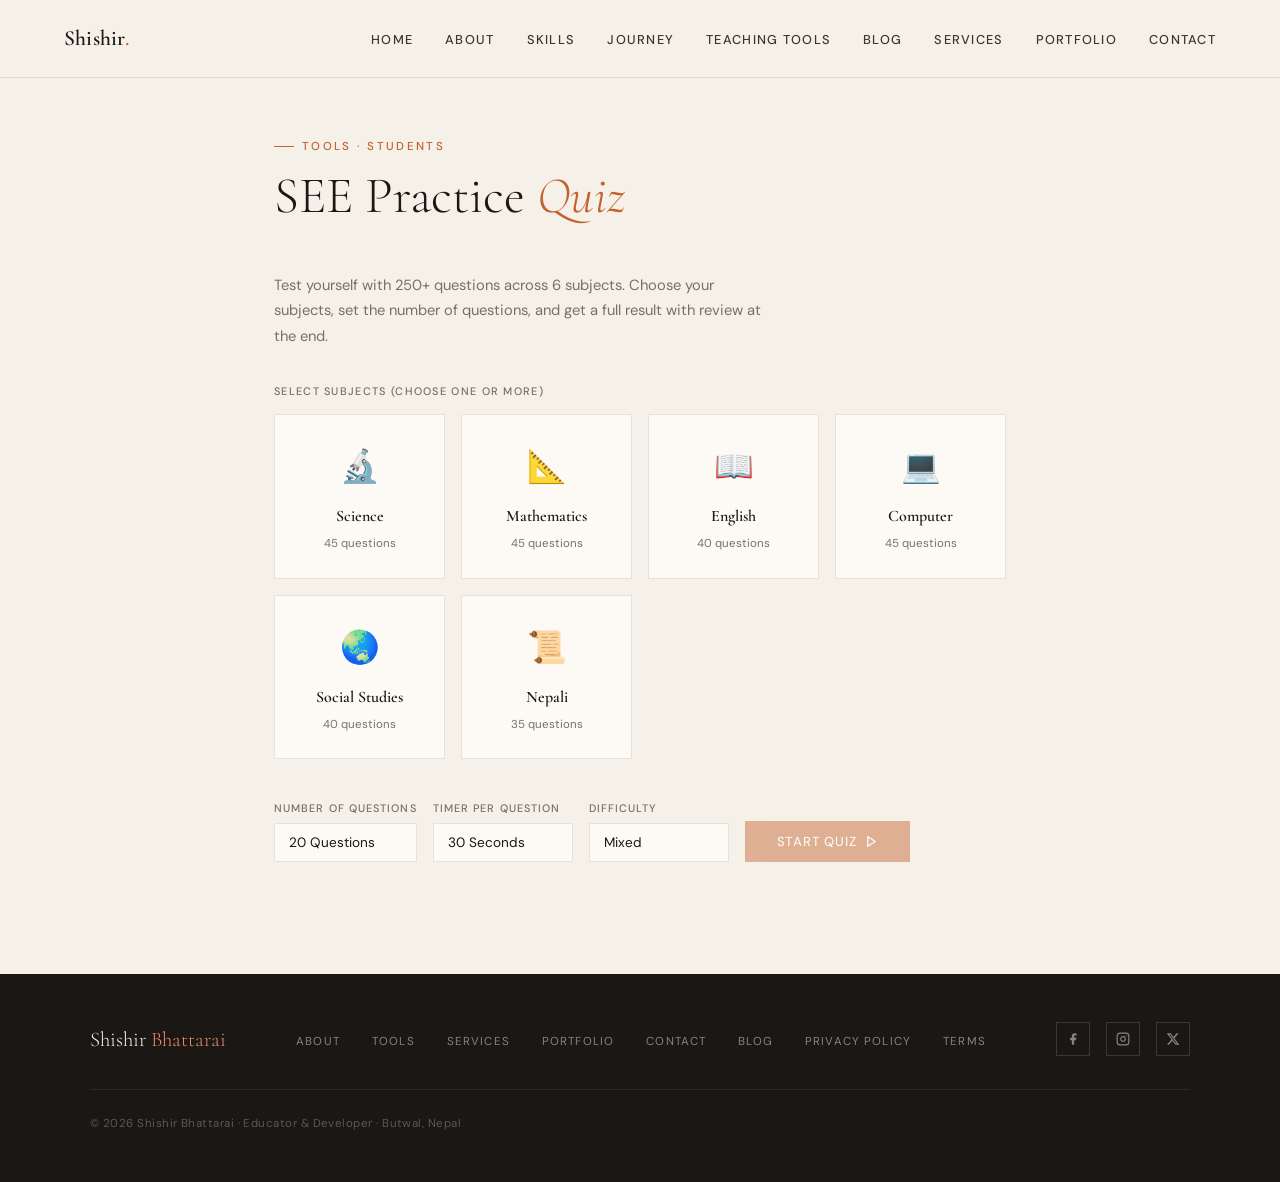
<file: see-quiz/index.html>
<!DOCTYPE html>
<html lang="en">
<head>
  <meta charset="UTF-8">
  <meta name="viewport" content="width=device-width, initial-scale=1.0">
  <title>SEE Practice Quiz — Science, Math, English, Computer | Shishir Bhattarai</title>
  <meta name="description" content="Free SEE practice quiz for Class 9 & 10 students in Nepal. 200+ questions covering Science, Mathematics, English, Computer, Social Studies and more. Test yourself and improve your result.">
  <link rel="preconnect" href="https://fonts.googleapis.com">
  <link rel="preconnect" href="https://fonts.gstatic.com" crossorigin>
  <link href="https://fonts.googleapis.com/css2?family=Cormorant+Garamond:ital,wght@0,400;0,600;1,400;1,600&family=DM+Sans:wght@400;500&display=swap" rel="stylesheet">
 <link rel="canonical" href="https://www.shishirbhattarai.com.np/see-quiz/">
  <link rel="stylesheet" href="../style.css">
  <style>
  /* ── PAGE ── */
  .quiz-page { padding: 8rem clamp(1.25rem,5vw,4rem) 5rem; max-width: 860px; margin: 0 auto; }

  /* ── SUBJECT PICKER ── */
  .subject-grid {
    display: grid; grid-template-columns: repeat(auto-fill, minmax(160px, 1fr)); gap: 1rem;
    margin-bottom: 2.5rem;
  }
  .subject-card {
    background: var(--white); border: 1px solid var(--line);
    padding: 1.5rem 1rem; text-align: center; cursor: pointer;
    transition: all 0.2s; position: relative; overflow: hidden;
  }
  .subject-card:hover { border-color: var(--terra); transform: translateY(-3px); }
  .subject-card.selected { border-color: var(--terra); background: var(--terra-pale); }
  .subject-card.selected::after {
    content: '✓'; position: absolute; top: 0.4rem; right: 0.6rem;
    font-size: 0.75rem; color: var(--terra); font-weight: 600;
  }
  .subject-icon { font-size: 2rem; margin-bottom: 0.6rem; }
  .subject-name { font-family: var(--serif); font-size: 1rem; font-weight: 600; color: var(--ink); margin-bottom: 0.25rem; }
  .subject-count { font-size: 0.72rem; color: var(--ink-muted); }

  /* Quiz config row */
  .quiz-config {
    display: flex; gap: 1rem; flex-wrap: wrap; align-items: flex-end; margin-bottom: 2rem;
  }
  .config-field { display: flex; flex-direction: column; gap: 0.35rem; }
  .config-label { font-size: 0.68rem; font-weight: 500; letter-spacing: 0.1em; text-transform: uppercase; color: var(--ink-muted); }
  .config-select {
    font-family: var(--sans); font-size: 0.85rem; color: var(--ink);
    border: 1px solid var(--line); background: var(--white);
    padding: 0.6rem 0.9rem; outline: none; cursor: pointer;
    -webkit-appearance: none; border-radius: 0;
    transition: border-color 0.2s; min-width: 140px;
  }
  .config-select:focus { border-color: var(--terra); }

  .start-btn {
    display: inline-flex; align-items: center; gap: 0.5rem;
    background: var(--terra); color: #fff;
    font-family: var(--sans); font-size: 0.82rem; font-weight: 500;
    letter-spacing: 0.06em; text-transform: uppercase;
    padding: 0.75rem 2rem; border: none; cursor: pointer;
    transition: background 0.2s; align-self: flex-end;
  }
  .start-btn:hover { background: var(--ink); }
  .start-btn:disabled { opacity: 0.45; cursor: not-allowed; background: var(--terra); }

  /* ── QUIZ ARENA ── */
  #quizArena { display: none; }

  /* Progress bar */
  .quiz-progress-wrap {
    background: var(--white); border: 1px solid var(--line);
    padding: 1rem 1.5rem; margin-bottom: 1.5rem;
    display: flex; align-items: center; gap: 1.2rem; flex-wrap: wrap;
  }
  .progress-bar-track {
    flex: 1; height: 6px; background: var(--cream); border: 1px solid var(--line); min-width: 120px;
  }
  .progress-bar-fill { height: 100%; background: var(--terra); transition: width 0.4s ease; }
  .progress-text { font-size: 0.78rem; color: var(--ink-muted); white-space: nowrap; }
  .progress-score { font-family: var(--serif); font-size: 1rem; font-weight: 600; color: var(--terra); white-space: nowrap; }

  /* Timer */
  .quiz-timer {
    display: flex; align-items: center; gap: 0.4rem;
    font-family: var(--serif); font-size: 1.1rem; font-weight: 600; color: var(--ink);
  }
  .quiz-timer.warning { color: #C0392B; animation: pulse 1s infinite; }
  @keyframes pulse { 0%,100%{opacity:1} 50%{opacity:0.6} }

  /* Subject badge */
  .q-subject-badge {
    display: inline-block; font-size: 0.65rem; font-weight: 500;
    letter-spacing: 0.1em; text-transform: uppercase;
    padding: 0.18rem 0.6rem; background: var(--terra-pale); color: var(--terra);
    margin-bottom: 0.85rem;
  }

  /* Question card */
  .question-card {
    background: var(--white); border: 1px solid var(--line);
    padding: 2rem; margin-bottom: 1.25rem;
    animation: fadeIn 0.3s ease;
  }
  @keyframes fadeIn { from{opacity:0;transform:translateY(8px)} to{opacity:1;transform:none} }

  .q-number { font-size: 0.65rem; font-weight: 500; letter-spacing: 0.12em; text-transform: uppercase; color: var(--ink-muted); margin-bottom: 0.5rem; }
  .q-text {
    font-family: var(--serif); font-size: 1.2rem; font-weight: 400;
    color: var(--ink); line-height: 1.45; margin-bottom: 1.5rem;
  }

  /* Options */
  .options-grid { display: flex; flex-direction: column; gap: 0.65rem; }
  .option-btn {
    display: flex; align-items: center; gap: 0.85rem;
    background: var(--cream); border: 1px solid var(--line);
    padding: 0.85rem 1.1rem; cursor: pointer; text-align: left;
    transition: all 0.18s; font-family: var(--sans); font-size: 0.9rem;
    color: var(--ink); width: 100%;
  }
  .option-btn:hover:not(:disabled) { border-color: var(--terra); background: var(--terra-pale); }
  .option-btn:disabled { cursor: default; }
  .option-letter {
    width: 28px; height: 28px; border: 1px solid var(--line);
    display: flex; align-items: center; justify-content: center;
    font-size: 0.72rem; font-weight: 600; color: var(--ink-muted);
    flex-shrink: 0; background: var(--white); transition: all 0.18s;
  }
  .option-btn.correct { background: #E8F8EE; border-color: #2d6a2d; }
  .option-btn.correct .option-letter { background: #2d6a2d; color: #fff; border-color: #2d6a2d; }
  .option-btn.wrong { background: #FFF0F0; border-color: #C0392B; }
  .option-btn.wrong .option-letter { background: #C0392B; color: #fff; border-color: #C0392B; }
  .option-btn.reveal-correct { background: #E8F8EE; border-color: #2d6a2d; opacity: 0.75; }
  .option-btn.reveal-correct .option-letter { background: #2d6a2d; color: #fff; border-color: #2d6a2d; }

  /* Explanation */
  .explanation {
    display: none; margin-top: 1rem; padding: 0.9rem 1.1rem;
    background: var(--terra-pale); border-left: 3px solid var(--terra);
    font-size: 0.85rem; color: var(--ink-soft); line-height: 1.65;
  }
  .explanation.show { display: block; }
  .explanation strong { color: var(--terra); font-size: 0.7rem; letter-spacing: 0.08em; text-transform: uppercase; display: block; margin-bottom: 0.3rem; }

  /* Nav buttons */
  .quiz-nav {
    display: flex; justify-content: space-between; align-items: center;
    gap: 1rem; flex-wrap: wrap;
  }
  .nav-btn {
    display: inline-flex; align-items: center; gap: 0.45rem;
    font-family: var(--sans); font-size: 0.78rem; font-weight: 500;
    letter-spacing: 0.06em; text-transform: uppercase;
    padding: 0.65rem 1.4rem; border: none; cursor: pointer; transition: all 0.18s;
  }
  .nav-btn.primary { background: var(--terra); color: #fff; }
  .nav-btn.primary:hover { background: var(--ink); }
  .nav-btn.secondary { background: none; color: var(--ink-muted); border: 1px solid var(--line); }
  .nav-btn.secondary:hover { border-color: var(--terra); color: var(--terra); }
  .nav-btn:disabled { opacity: 0.35; cursor: not-allowed; }
  .skip-btn { font-size: 0.72rem; color: var(--ink-muted); background: none; border: none; cursor: pointer; transition: color 0.18s; font-family: var(--sans); }
  .skip-btn:hover { color: var(--terra); }

  /* ── RESULTS SCREEN ── */
  #resultsScreen { display: none; }
  .results-hero {
    background: var(--ink); padding: 2.5rem; text-align: center; margin-bottom: 1.5rem;
  }
  .results-score-label { font-size: 0.65rem; font-weight: 500; letter-spacing: 0.15em; text-transform: uppercase; color: rgba(245,240,232,0.45); margin-bottom: 0.5rem; }
  .results-score { font-family: var(--serif); font-size: 4.5rem; font-weight: 600; color: var(--terra-soft); line-height: 1; }
  .results-total { font-size: 0.85rem; color: rgba(245,240,232,0.4); margin: 0.25rem 0 0.75rem; }
  .results-grade { font-family: var(--serif); font-size: 1.4rem; color: var(--cream); margin-bottom: 0.25rem; }
  .results-msg { font-size: 0.82rem; color: rgba(245,240,232,0.5); max-width: 360px; margin: 0 auto; line-height: 1.6; }

  .results-stats {
    display: grid; grid-template-columns: repeat(4, 1fr); gap: 0;
    background: var(--white); border: 1px solid var(--line); margin-bottom: 1.5rem;
  }
  .result-stat { padding: 1.2rem; text-align: center; border-right: 1px solid var(--line); }
  .result-stat:last-child { border-right: none; }
  .result-stat-num { font-family: var(--serif); font-size: 1.6rem; font-weight: 600; color: var(--terra); line-height: 1; }
  .result-stat-lbl { font-size: 0.65rem; letter-spacing: 0.08em; text-transform: uppercase; color: var(--ink-muted); margin-top: 3px; }

  /* Subject breakdown */
  .subject-breakdown { background: var(--white); border: 1px solid var(--line); margin-bottom: 1.5rem; }
  .breakdown-header { padding: 1rem 1.5rem; border-bottom: 1px solid var(--line); font-size: 0.68rem; font-weight: 500; letter-spacing: 0.12em; text-transform: uppercase; color: var(--ink-muted); }
  .breakdown-row {
    display: grid; grid-template-columns: 1fr auto auto auto; gap: 1rem;
    padding: 0.85rem 1.5rem; border-bottom: 1px solid var(--line); align-items: center;
  }
  .breakdown-row:last-child { border-bottom: none; }
  .bd-subject { font-size: 0.87rem; color: var(--ink); }
  .bd-score { font-family: var(--serif); font-size: 1rem; font-weight: 600; color: var(--terra); }
  .bd-bar-wrap { width: 80px; }
  .bd-bar-track { height: 5px; background: var(--cream); border: 1px solid var(--line); }
  .bd-bar-fill { height: 100%; background: var(--terra); }
  .bd-pct { font-size: 0.75rem; color: var(--ink-muted); width: 40px; text-align: right; }

  /* Review section */
  .review-section { margin-top: 2rem; }
  .review-title { font-family: var(--serif); font-size: 1.3rem; font-weight: 400; color: var(--ink); margin-bottom: 1.2rem; }
  .review-item {
    background: var(--white); border: 1px solid var(--line); padding: 1.4rem 1.5rem; margin-bottom: 0.85rem;
    border-left: 3px solid var(--line);
  }
  .review-item.correct-q { border-left-color: #2d6a2d; }
  .review-item.wrong-q   { border-left-color: #C0392B; }
  .review-item.skipped-q { border-left-color: var(--ink-muted); }
  .review-q-meta { display: flex; align-items: center; gap: 0.65rem; margin-bottom: 0.5rem; flex-wrap: wrap; }
  .review-status { font-size: 0.65rem; font-weight: 600; letter-spacing: 0.08em; text-transform: uppercase; padding: 0.15rem 0.5rem; }
  .st-correct { background: #E8F8EE; color: #1A6B35; }
  .st-wrong   { background: #FFF0F0; color: #B83232; }
  .st-skipped { background: var(--cream); color: var(--ink-muted); }
  .review-q-text { font-size: 0.88rem; color: var(--ink); margin-bottom: 0.4rem; line-height: 1.45; }
  .review-answers { font-size: 0.8rem; color: var(--ink-muted); }
  .review-answers span { color: #1A6B35; font-weight: 500; }
  .review-answers del  { color: #C0392B; }

  /* Result action buttons */
  .results-actions { display: flex; gap: 0.75rem; flex-wrap: wrap; margin-top: 1.5rem; }

  /* ── RESPONSIVE ── */
  @media(max-width:600px) {
    .quiz-page { padding: 7rem 1.25rem 4rem; }
    .subject-grid { grid-template-columns: repeat(2, 1fr); }
    .quiz-config { flex-direction: column; align-items: stretch; }
    .start-btn { justify-content: center; }
    .q-text { font-size: 1.05rem; }
    .question-card { padding: 1.3rem 1.1rem; }
    .quiz-progress-wrap { padding: 0.85rem 1rem; }
    .results-stats { grid-template-columns: repeat(2, 1fr); }
    .result-stat:nth-child(2) { border-right: none; }
    .result-stat:nth-child(3) { border-right: 1px solid var(--line); border-top: 1px solid var(--line); }
    .result-stat:nth-child(4) { border-top: 1px solid var(--line); }
    .breakdown-row { grid-template-columns: 1fr auto; }
    .bd-bar-wrap, .bd-pct { display: none; }
    .results-hero { padding: 1.75rem 1rem; }
    .results-score { font-size: 3.5rem; }
  }
  @media(max-width:400px) {
    .subject-grid { grid-template-columns: 1fr 1fr; }
    .option-btn { font-size: 0.84rem; padding: 0.75rem 0.85rem; }
  }
  </style>
</head>
<body class="subpage">

  <nav id="navbar">
    <a href="/" class="nav-logo">Shishir<span>.</span></a>
    <ul class="nav-links">
      <li><a href="/">Home</a></li>
      <li><a href="/about">About</a></li>
      <li><a href="/skills">Skills</a></li>
      <li><a href="/qualification">Journey</a></li>
      <li><a href="/tools">Teaching Tools</a></li>
      <li><a href="/blog">Blog</a></li>
      <li><a href="/services">Services</a></li>
      <li><a href="/portfolio">Portfolio</a></li>
      <li><a href="/contact">Contact</a></li>
    </ul>
    <button class="nav-hamburger" id="hamburger" aria-label="Menu">
      <span></span><span></span><span></span>
    </button>
  </nav>
  <div class="nav-overlay" id="navOverlay"></div>
  <nav class="nav-mobile" id="navMobile">
    <ul>
      <li><a href="/" class="mobile-link">Home</a></li>
      <li><a href="/about" class="mobile-link">About</a></li>
      <li><a href="/skills" class="mobile-link">Skills</a></li>
      <li><a href="/qualification" class="mobile-link">Journey</a></li>
      <li><a href="/tools" class="mobile-link">Teaching Tools</a></li>
      <li><a href="/blog" class="mobile-link">Blog</a></li>
      <li><a href="/services" class="mobile-link">Services</a></li>
      <li><a href="/portfolio" class="mobile-link">Portfolio</a></li>
      <li><a href="/contact" class="mobile-link">Contact</a></li>
    </ul>
  </nav>

  <div class="quiz-page">

    <!-- ═══ HOME SCREEN ═══ -->
    <div id="homeScreen">
      <div class="section-label">Tools · Students</div>
      <h1 class="section-title">SEE Practice <em>Quiz</em></h1>
      <p style="font-size:0.92rem;color:var(--ink-muted);margin-bottom:2rem;max-width:500px;line-height:1.75">
        Test yourself with 250+ questions across 6 subjects. Choose your subjects, set the number of questions, and get a full result with review at the end.
      </p>

      <div style="font-size:0.68rem;font-weight:500;letter-spacing:0.12em;text-transform:uppercase;color:var(--ink-muted);margin-bottom:0.85rem">Select Subjects (choose one or more)</div>
      <div class="subject-grid" id="subjectPicker">
        <div class="subject-card" data-subject="science">
          <div class="subject-icon">🔬</div>
          <div class="subject-name">Science</div>
          <div class="subject-count">45 questions</div>
        </div>
        <div class="subject-card" data-subject="math">
          <div class="subject-icon">📐</div>
          <div class="subject-name">Mathematics</div>
          <div class="subject-count">45 questions</div>
        </div>
        <div class="subject-card" data-subject="english">
          <div class="subject-icon">📖</div>
          <div class="subject-name">English</div>
          <div class="subject-count">40 questions</div>
        </div>
        <div class="subject-card" data-subject="computer">
          <div class="subject-icon">💻</div>
          <div class="subject-name">Computer</div>
          <div class="subject-count">45 questions</div>
        </div>
        <div class="subject-card" data-subject="social">
          <div class="subject-icon">🌏</div>
          <div class="subject-name">Social Studies</div>
          <div class="subject-count">40 questions</div>
        </div>
        <div class="subject-card" data-subject="nepali">
          <div class="subject-icon">📜</div>
          <div class="subject-name">Nepali</div>
          <div class="subject-count">35 questions</div>
        </div>
      </div>

      <div class="quiz-config">
        <div class="config-field">
          <div class="config-label">Number of Questions</div>
          <select class="config-select" id="qCount">
            <option value="10">10 Questions</option>
            <option value="20" selected>20 Questions</option>
            <option value="30">30 Questions</option>
            <option value="50">50 Questions</option>
            <option value="all">All Questions</option>
          </select>
        </div>
        <div class="config-field">
          <div class="config-label">Timer per Question</div>
          <select class="config-select" id="timerSetting">
            <option value="0">No Timer</option>
            <option value="30" selected>30 Seconds</option>
            <option value="45">45 Seconds</option>
            <option value="60">60 Seconds</option>
          </select>
        </div>
        <div class="config-field">
          <div class="config-label">Difficulty</div>
          <select class="config-select" id="difficulty">
            <option value="all" selected>Mixed</option>
            <option value="easy">Easy</option>
            <option value="medium">Medium</option>
            <option value="hard">Hard</option>
          </select>
        </div>
        <button class="start-btn" id="startBtn" onclick="startQuiz()" disabled>
          Start Quiz
          <svg width="13" height="13" viewBox="0 0 24 24" fill="none" stroke="currentColor" stroke-width="2.5" stroke-linecap="round" stroke-linejoin="round"><polygon points="5 3 19 12 5 21 5 3"/></svg>
        </button>
      </div>
    </div>

    <!-- ═══ QUIZ ARENA ═══ -->
    <div id="quizArena">
      <div class="quiz-progress-wrap">
        <div class="progress-bar-track" style="min-width:80px">
          <div class="progress-bar-fill" id="progressFill" style="width:0%"></div>
        </div>
        <div class="progress-text" id="progressText">Question 1 of 20</div>
        <div class="progress-score" id="liveScore">Score: 0</div>
        <div class="quiz-timer" id="timerDisplay" style="display:none">
          <svg width="14" height="14" viewBox="0 0 24 24" fill="none" stroke="currentColor" stroke-width="2" stroke-linecap="round" stroke-linejoin="round"><circle cx="12" cy="12" r="10"/><polyline points="12 6 12 12 16 14"/></svg>
          <span id="timerVal">30</span>s
        </div>
        <button class="nav-btn secondary" style="margin-left:auto;font-size:0.7rem;padding:0.4rem 0.8rem" onclick="confirmQuit()">Quit</button>
      </div>

      <span class="q-subject-badge" id="qSubjectBadge">Science</span>
      <div class="question-card" id="questionCard">
        <div class="q-number" id="qNumber">Question 1</div>
        <div class="q-text" id="qText"></div>
        <div class="options-grid" id="optionsGrid"></div>
        <div class="explanation" id="explanation"><strong>Explanation</strong><span id="explanationText"></span></div>
      </div>

      <div class="quiz-nav">
        <button class="skip-btn" id="skipBtn" onclick="skipQuestion()">Skip this question →</button>
        <button class="nav-btn primary" id="nextBtn" onclick="nextQuestion()" disabled>
          Next
          <svg width="12" height="12" viewBox="0 0 24 24" fill="none" stroke="currentColor" stroke-width="2.5" stroke-linecap="round" stroke-linejoin="round"><path d="M5 12h14M12 5l7 7-7 7"/></svg>
        </button>
      </div>
    </div>

    <!-- ═══ RESULTS SCREEN ═══ -->
    <div id="resultsScreen">
      <div class="results-hero">
        <div class="results-score-label">Your Score</div>
        <div class="results-score" id="rScore">—</div>
        <div class="results-total" id="rTotal">out of 20</div>
        <div class="results-grade" id="rGrade">—</div>
        <div class="results-msg" id="rMsg">—</div>
      </div>

      <div class="results-stats">
        <div class="result-stat"><div class="result-stat-num" id="rCorrect">0</div><div class="result-stat-lbl">Correct</div></div>
        <div class="result-stat"><div class="result-stat-num" id="rWrong">0</div><div class="result-stat-lbl">Wrong</div></div>
        <div class="result-stat"><div class="result-stat-num" id="rSkipped">0</div><div class="result-stat-lbl">Skipped</div></div>
        <div class="result-stat"><div class="result-stat-num" id="rPct">0%</div><div class="result-stat-lbl">Accuracy</div></div>
      </div>

      <div class="subject-breakdown" id="subjectBreakdown"></div>

      <div class="results-actions">
        <button class="nav-btn primary" onclick="retakeQuiz()">
          <svg width="13" height="13" viewBox="0 0 24 24" fill="none" stroke="currentColor" stroke-width="2.5" stroke-linecap="round" stroke-linejoin="round"><polyline points="1 4 1 10 7 10"/><path d="M3.51 15a9 9 0 1 0 .49-4"/></svg>
          Retake Quiz
        </button>
        <button class="nav-btn secondary" onclick="goHome()">
          Change Subjects
        </button>
      </div>

      <div class="review-section">
        <div class="review-title">Question Review</div>
        <div id="reviewList"></div>
      </div>
    </div>

  </div><!-- end quiz-page -->

  <footer>
    <div class="footer-inner">
      <div class="footer-name">Shishir <span>Bhattarai</span></div>
      <ul class="footer-links">
        <li><a href="/about">About</a></li>
        <li><a href="/tools">Tools</a></li>
        <li><a href="/services">Services</a></li>
        <li><a href="/portfolio">Portfolio</a></li>
        <li><a href="/contact">Contact</a></li>
        <li><a href="/blog">Blog</a></li>
        <li><a href="/privacy-policy">Privacy Policy</a></li>
        <li><a href="/terms">Terms</a></li>
      </ul>
      <div class="footer-socials">
        <a href="https://www.facebook.com/sisironly" target="_blank" class="footer-social"><svg width="14" height="14" viewBox="0 0 24 24" fill="currentColor"><path d="M18 2h-3a5 5 0 0 0-5 5v3H7v4h3v8h4v-8h3l1-4h-4V7a1 1 0 0 1 1-1h3z"/></svg></a>
        <a href="https://www.instagram.com/onlysisir" target="_blank" class="footer-social"><svg width="14" height="14" viewBox="0 0 24 24" fill="none" stroke="currentColor" stroke-width="2" stroke-linecap="round" stroke-linejoin="round"><rect x="2" y="2" width="20" height="20" rx="5" ry="5"/><path d="M16 11.37A4 4 0 1 1 12.63 8 4 4 0 0 1 16 11.37z"/><line x1="17.5" y1="6.5" x2="17.51" y2="6.5"/></svg></a>
        <a href="https://x.com/sisironly" target="_blank" class="footer-social"><svg width="14" height="14" viewBox="0 0 24 24" fill="currentColor"><path d="M18.244 2.25h3.308l-7.227 8.26 8.502 11.24H16.17l-5.214-6.817L4.99 21.75H1.68l7.73-8.835L1.254 2.25H8.08l4.713 6.231zm-1.161 17.52h1.833L7.084 4.126H5.117z"/></svg></a>
      </div>
    </div>
    <p class="footer-copy">© <span id="footer-year"></span> Shishir Bhattarai · Educator &amp; Developer · Butwal, Nepal</p>
  </footer>
  <a href="#" class="scroll-top" id="scrollTop" aria-label="Scroll to top">
    <svg width="16" height="16" viewBox="0 0 24 24" fill="none" stroke="currentColor" stroke-width="2.5" stroke-linecap="round" stroke-linejoin="round"><polyline points="18 15 12 9 6 15"/></svg>
  </a>

  <script src="/script.js"></script>
  <script>
  // ═══════════════════════════════════════════════════════════════
  //  QUESTION BANK  (250+ questions across 6 subjects)
  // ═══════════════════════════════════════════════════════════════
  const QB = {

    science: [
      // PHYSICS
      {q:"What is the SI unit of force?", o:["Newton","Joule","Watt","Pascal"], a:0, d:"easy", exp:"The SI unit of force is Newton (N), named after Sir Isaac Newton. Force = mass × acceleration (F = ma)."},
      {q:"Which law states that every action has an equal and opposite reaction?", o:["Newton's First Law","Newton's Second Law","Newton's Third Law","Law of Gravitation"], a:2, d:"easy", exp:"Newton's Third Law of Motion states that for every action there is an equal and opposite reaction."},
      {q:"What is the speed of light in vacuum?", o:["3 × 10⁸ m/s","3 × 10⁶ m/s","3 × 10¹⁰ m/s","3 × 10⁴ m/s"], a:0, d:"easy", exp:"The speed of light in vacuum is approximately 3 × 10⁸ metres per second (300,000 km/s)."},
      {q:"Which type of mirror is used in vehicle rear-view mirrors?", o:["Plane mirror","Concave mirror","Convex mirror","Parabolic mirror"], a:2, d:"easy", exp:"Convex mirrors are used as rear-view mirrors because they give a wider field of view and always form an erect, diminished image."},
      {q:"What is the formula for kinetic energy?", o:["KE = mgh","KE = ½mv²","KE = mv","KE = F×d"], a:1, d:"medium", exp:"Kinetic energy = ½ × mass × velocity² (KE = ½mv²). It is the energy an object possesses due to its motion."},
      {q:"The unit of electric resistance is:", o:["Ampere","Volt","Ohm","Watt"], a:2, d:"easy", exp:"The SI unit of electric resistance is Ohm (Ω), named after Georg Simon Ohm who formulated Ohm's Law."},
      {q:"Which device converts electrical energy into sound energy?", o:["Microphone","Loudspeaker","Generator","Transformer"], a:1, d:"easy", exp:"A loudspeaker converts electrical energy into sound energy using electromagnetic induction."},
      {q:"According to Ohm's Law, V = ?", o:["I/R","IR","I+R","I-R"], a:1, d:"easy", exp:"Ohm's Law: Voltage (V) = Current (I) × Resistance (R). The current through a conductor is directly proportional to the voltage across it."},
      {q:"What is the SI unit of power?", o:["Joule","Newton","Watt","Pascal"], a:2, d:"easy", exp:"The SI unit of power is Watt (W). Power = Work done / Time taken. 1 Watt = 1 Joule per second."},
      {q:"Which type of lens is used to correct short-sightedness (myopia)?", o:["Convex lens","Concave lens","Bifocal lens","Cylindrical lens"], a:1, d:"medium", exp:"Concave (diverging) lens is used to correct myopia. It diverges light rays before they reach the eye's lens, shifting the focal point onto the retina."},
      {q:"What is the acceleration due to gravity on Earth's surface?", o:["9.8 m/s²","8.9 m/s²","10.8 m/s²","6.7 m/s²"], a:0, d:"easy", exp:"The standard acceleration due to gravity on Earth's surface is approximately 9.8 m/s² (often approximated as 10 m/s² in problems)."},
      {q:"Which phenomenon explains the blue colour of the sky?", o:["Reflection","Refraction","Scattering","Diffraction"], a:2, d:"medium", exp:"The blue colour of the sky is due to Rayleigh scattering. Blue light has a shorter wavelength and is scattered more than red light by atmospheric particles."},
      // CHEMISTRY
      {q:"What is the chemical formula of water?", o:["H₂O","CO₂","NaCl","H₂O₂"], a:0, d:"easy", exp:"Water has the chemical formula H₂O — two hydrogen atoms bonded to one oxygen atom through covalent bonds."},
      {q:"Which gas is produced when an acid reacts with a metal?", o:["Oxygen","Carbon dioxide","Hydrogen","Nitrogen"], a:2, d:"easy", exp:"When an acid reacts with a metal, hydrogen gas is produced. Example: Zn + H₂SO₄ → ZnSO₄ + H₂↑"},
      {q:"The pH of pure water is:", o:["0","7","14","1"], a:1, d:"easy", exp:"Pure water has a pH of 7, which is neutral. pH below 7 is acidic, above 7 is basic/alkaline."},
      {q:"Which gas is commonly called 'laughing gas'?", o:["NO","NO₂","N₂O","N₂"], a:2, d:"medium", exp:"Nitrous oxide (N₂O) is commonly called laughing gas because it can cause euphoria and laughter when inhaled in small amounts."},
      {q:"What is the atomic number of Carbon?", o:["4","6","8","12"], a:1, d:"easy", exp:"Carbon has an atomic number of 6, meaning it has 6 protons in its nucleus. Its atomic mass is approximately 12."},
      {q:"Which acid is present in vinegar?", o:["Hydrochloric acid","Acetic acid","Sulphuric acid","Citric acid"], a:1, d:"easy", exp:"Vinegar contains acetic acid (CH₃COOH), typically at 4–8% concentration. It gives vinegar its sour taste."},
      {q:"Baking soda is chemically known as:", o:["Sodium chloride","Sodium carbonate","Sodium bicarbonate","Sodium hydroxide"], a:2, d:"medium", exp:"Baking soda is sodium bicarbonate (NaHCO₃). When heated or mixed with acid, it releases CO₂, which makes baked goods rise."},
      // BIOLOGY
      {q:"What is the powerhouse of the cell?", o:["Nucleus","Ribosome","Mitochondria","Chloroplast"], a:2, d:"easy", exp:"Mitochondria are called the powerhouse of the cell because they produce ATP (energy) through cellular respiration."},
      {q:"Which part of the plant performs photosynthesis?", o:["Root","Stem","Leaf","Flower"], a:2, d:"easy", exp:"Leaves are the primary site of photosynthesis. They contain chlorophyll in chloroplasts which absorbs sunlight to convert CO₂ and water into glucose."},
      {q:"What is the full form of DNA?", o:["Deoxyribose Nucleic Acid","Di-Nitrogen Acid","Deoxyribonucleic Acid","Di-Nucleic Acid"], a:2, d:"easy", exp:"DNA stands for Deoxyribonucleic Acid. It carries the genetic information used in the growth, development, functioning, and reproduction of all living organisms."},
      {q:"Which blood group is called the universal donor?", o:["A","B","AB","O"], a:3, d:"medium", exp:"Blood group O (specifically O-negative) is called the universal donor because its red blood cells can be given to people of any blood group in emergencies."},
      {q:"How many chambers does the human heart have?", o:["2","3","4","5"], a:2, d:"easy", exp:"The human heart has 4 chambers: two upper chambers called atria (left and right atrium) and two lower chambers called ventricles (left and right ventricle)."},
      {q:"Which vitamin is produced when skin is exposed to sunlight?", o:["Vitamin A","Vitamin B","Vitamin C","Vitamin D"], a:3, d:"easy", exp:"Vitamin D is synthesised in the skin when it is exposed to ultraviolet B (UVB) radiation from sunlight. It is essential for calcium absorption and bone health."},
      {q:"The largest organ of the human body is:", o:["Liver","Lung","Skin","Brain"], a:2, d:"easy", exp:"The skin is the largest organ of the human body, covering an area of about 2 square metres in adults and accounting for about 15% of body weight."},
      {q:"Which organelle is responsible for protein synthesis?", o:["Nucleus","Mitochondria","Ribosome","Golgi body"], a:2, d:"medium", exp:"Ribosomes are responsible for protein synthesis. They translate mRNA sequences into amino acid chains to form proteins."},
      {q:"What is the process by which plants lose water through their leaves?", o:["Osmosis","Transpiration","Respiration","Photosynthesis"], a:1, d:"medium", exp:"Transpiration is the process by which plants release water vapour through small pores called stomata, mainly found on the underside of leaves."},
      {q:"Which type of reproduction does not involve two parents?", o:["Sexual reproduction","Asexual reproduction","Both","Neither"], a:1, d:"easy", exp:"Asexual reproduction involves only one parent and produces genetically identical offspring. Examples include binary fission in bacteria, budding in yeast, and vegetative propagation in plants."},
      {q:"The unit of heredity is called:", o:["Chromosome","DNA","Gene","Nucleus"], a:2, d:"medium", exp:"A gene is the basic unit of heredity. It is a segment of DNA that encodes information for building a specific protein or controlling a specific trait."},
      {q:"Which part of the brain controls balance and coordination?", o:["Cerebrum","Cerebellum","Medulla","Hypothalamus"], a:1, d:"hard", exp:"The cerebellum controls balance, coordination, and fine motor movements. It receives sensory information and regulates voluntary movement."},
      {q:"Insulin is produced by which organ?", o:["Liver","Kidney","Pancreas","Stomach"], a:2, d:"medium", exp:"Insulin is a hormone produced by the beta cells of the islets of Langerhans in the pancreas. It regulates blood glucose levels."},
      {q:"What is the process of cell division called?", o:["Mitosis","Meiosis","Both","Neither"], a:0, d:"medium", exp:"Mitosis is the process of cell division that produces two genetically identical daughter cells. Meiosis produces four genetically different cells (gametes) with half the chromosome number."},
      {q:"Which gas do plants absorb during photosynthesis?", o:["Oxygen","Nitrogen","Carbon Dioxide","Hydrogen"], a:2, d:"easy", exp:"Plants absorb carbon dioxide (CO₂) during photosynthesis. They combine it with water and sunlight energy to produce glucose and oxygen."},
      {q:"The normal body temperature of humans is:", o:["36°C","37°C","38°C","39°C"], a:1, d:"easy", exp:"The normal human body temperature is approximately 37°C (98.6°F). A temperature above 38°C is considered a fever."},
    ],

    math: [
      {q:"What is the value of π (pi) approximately?", o:["3.14159","3.14200","3.14100","3.15000"], a:0, d:"easy", exp:"Pi (π) is the ratio of a circle's circumference to its diameter. Its approximate value is 3.14159. It is an irrational number."},
      {q:"If x + 5 = 12, what is the value of x?", o:["5","7","8","17"], a:1, d:"easy", exp:"x + 5 = 12 → x = 12 - 5 = 7. Simple linear equation solved by isolating the variable."},
      {q:"What is the area of a circle with radius 7 cm? (π = 22/7)", o:["154 cm²","144 cm²","164 cm²","174 cm²"], a:0, d:"easy", exp:"Area = πr² = (22/7) × 7 × 7 = 22 × 7 = 154 cm²."},
      {q:"The sum of angles in a triangle is:", o:["90°","180°","270°","360°"], a:1, d:"easy", exp:"The sum of all interior angles in any triangle is always 180°. This is a fundamental theorem of Euclidean geometry."},
      {q:"What is 15% of 200?", o:["25","30","35","40"], a:1, d:"easy", exp:"15% of 200 = (15/100) × 200 = 15 × 2 = 30."},
      {q:"Simplify: 2³ × 2⁴", o:["2⁷","2¹²","4⁷","2⁸"], a:0, d:"medium", exp:"When multiplying numbers with the same base, add the exponents: 2³ × 2⁴ = 2^(3+4) = 2⁷ = 128."},
      {q:"What is the HCF of 12 and 18?", o:["3","4","6","9"], a:2, d:"easy", exp:"HCF (Highest Common Factor) of 12 and 18: Factors of 12: 1,2,3,4,6,12. Factors of 18: 1,2,3,6,9,18. HCF = 6."},
      {q:"If a triangle has sides 3, 4, and 5, what type of triangle is it?", o:["Acute","Obtuse","Right-angled","Equilateral"], a:2, d:"medium", exp:"A 3-4-5 triangle is a right-angled triangle. Verify: 3² + 4² = 9 + 16 = 25 = 5². This is a Pythagorean triple."},
      {q:"What is the LCM of 4 and 6?", o:["12","24","8","6"], a:0, d:"easy", exp:"LCM (Lowest Common Multiple) of 4 and 6: Multiples of 4: 4,8,12... Multiples of 6: 6,12... LCM = 12."},
      {q:"Solve: 2x - 3 = 7", o:["x = 2","x = 5","x = 7","x = 4"], a:1, d:"easy", exp:"2x - 3 = 7 → 2x = 7 + 3 = 10 → x = 10/2 = 5."},
      {q:"The perimeter of a rectangle with length 8 cm and width 5 cm is:", o:["26 cm","40 cm","13 cm","30 cm"], a:0, d:"easy", exp:"Perimeter of rectangle = 2(length + width) = 2(8 + 5) = 2 × 13 = 26 cm."},
      {q:"What is the square root of 144?", o:["11","12","13","14"], a:1, d:"easy", exp:"√144 = 12 because 12 × 12 = 144. Perfect squares to remember: 1,4,9,16,25,36,49,64,81,100,121,144."},
      {q:"If sin 30° = 0.5, what is sin 60°?", o:["0.5","0.707","0.866","1"], a:2, d:"medium", exp:"sin 60° = √3/2 ≈ 0.866. Standard trigonometric values: sin 30° = 0.5, sin 45° = 0.707, sin 60° = 0.866, sin 90° = 1."},
      {q:"What is the value of cos 0°?", o:["0","0.5","1","-1"], a:2, d:"easy", exp:"cos 0° = 1. As the angle approaches 0°, the adjacent side equals the hypotenuse, giving a ratio of 1."},
      {q:"A quadrilateral has how many sides?", o:["3","4","5","6"], a:1, d:"easy", exp:"A quadrilateral is a polygon with exactly 4 sides and 4 angles. The word comes from Latin 'quadri' (four) + 'latus' (side)."},
      {q:"What is the slope of a horizontal line?", o:["1","-1","0","Undefined"], a:2, d:"medium", exp:"A horizontal line has a slope of 0 because there is no vertical change as you move along it. The formula rise/run = 0/run = 0."},
      {q:"Factorise: x² - 9", o:["(x-3)(x-3)","(x+3)(x+3)","(x+3)(x-3)","(x-9)(x+1)"], a:2, d:"medium", exp:"x² - 9 is a difference of squares: a² - b² = (a+b)(a-b). So x² - 9 = x² - 3² = (x+3)(x-3)."},
      {q:"The volume of a cube with side 4 cm is:", o:["16 cm³","48 cm³","64 cm³","32 cm³"], a:2, d:"easy", exp:"Volume of cube = side³ = 4³ = 4 × 4 × 4 = 64 cm³."},
      {q:"What is the mean of 2, 4, 6, 8, 10?", o:["5","6","7","8"], a:1, d:"easy", exp:"Mean = Sum / Count = (2+4+6+8+10) / 5 = 30/5 = 6."},
      {q:"In a right triangle, if one angle is 90° and another is 30°, the third angle is:", o:["30°","45°","60°","90°"], a:2, d:"easy", exp:"Sum of angles in triangle = 180°. So third angle = 180° - 90° - 30° = 60°."},
      {q:"Simplify: (3x²)(4x³)", o:["7x⁵","12x⁵","12x⁶","7x⁶"], a:1, d:"medium", exp:"(3x²)(4x³) = 3×4 × x^(2+3) = 12x⁵. Multiply coefficients and add exponents for same base."},
      {q:"What is the probability of getting heads when tossing a fair coin?", o:["1/4","1/3","1/2","2/3"], a:2, d:"easy", exp:"A fair coin has 2 outcomes (H or T). Probability of heads = 1/2 = 0.5 = 50%."},
      {q:"The sum of first 10 natural numbers is:", o:["45","50","55","60"], a:2, d:"medium", exp:"Sum of first n natural numbers = n(n+1)/2 = 10×11/2 = 110/2 = 55."},
      {q:"What is tan 45°?", o:["0","0.5","1","√3"], a:2, d:"medium", exp:"tan 45° = sin 45° / cos 45° = (√2/2)/(√2/2) = 1. At 45°, the opposite and adjacent sides are equal."},
      {q:"The median of 3, 7, 2, 9, 5 is:", o:["5","7","4","3"], a:0, d:"medium", exp:"Arrange in order: 2, 3, 5, 7, 9. The middle value (3rd of 5) is 5. Median = 5."},
      {q:"If the circumference of a circle is 44 cm, what is its radius? (π = 22/7)", o:["7 cm","14 cm","11 cm","3.5 cm"], a:0, d:"medium", exp:"C = 2πr → 44 = 2 × (22/7) × r → 44 = (44/7)r → r = 44 × 7/44 = 7 cm."},
      {q:"Which of the following is a prime number?", o:["15","21","23","27"], a:2, d:"easy", exp:"23 is a prime number — it has no factors other than 1 and itself. 15=3×5, 21=3×7, 27=3×9."},
      {q:"What is the value of 5! (5 factorial)?", o:["25","60","120","720"], a:2, d:"medium", exp:"5! = 5 × 4 × 3 × 2 × 1 = 120. Factorial is the product of all positive integers up to that number."},
      {q:"Solve the inequality: 2x + 1 > 7", o:["x > 4","x > 3","x < 3","x < 4"], a:1, d:"medium", exp:"2x + 1 > 7 → 2x > 6 → x > 3. All values greater than 3 satisfy this inequality."},
      {q:"The diagonal of a square with side 5 cm is:", o:["5√2 cm","5 cm","10 cm","25 cm"], a:0, d:"hard", exp:"By Pythagorean theorem: diagonal = √(5² + 5²) = √(25+25) = √50 = 5√2 ≈ 7.07 cm."},
      {q:"What is 2⁻³?", o:["−8","−6","1/6","1/8"], a:3, d:"medium", exp:"2⁻³ = 1/2³ = 1/8. Negative exponent means reciprocal: a⁻ⁿ = 1/aⁿ."},
      {q:"In a frequency distribution, mode is:", o:["The middle value","The average","The most frequent value","The sum"], a:2, d:"easy", exp:"Mode is the value that appears most frequently in a data set. A data set can have one mode, more than one mode, or no mode."},
      {q:"The interior angle of a regular hexagon is:", o:["108°","120°","135°","144°"], a:1, d:"hard", exp:"Interior angle of regular n-gon = (n-2)×180°/n. For hexagon (n=6): (6-2)×180/6 = 4×30 = 120°."},
      {q:"Rationalise the denominator: 1/√2", o:["√2","√2/2","2/√2","1/√2"], a:1, d:"medium", exp:"Multiply numerator and denominator by √2: (1×√2)/(√2×√2) = √2/2. This removes the surd from the denominator."},
    ],

    english: [
      {q:"Which of the following is a synonym of 'happy'?", o:["Sad","Joyful","Angry","Tired"], a:1, d:"easy", exp:"Joyful is a synonym of happy — it means feeling or expressing great pleasure and happiness."},
      {q:"What is the plural of 'child'?", o:["Childs","Children","Childrens","Childies"], a:1, d:"easy", exp:"The plural of 'child' is 'children' — an irregular plural that does not follow the standard -s rule."},
      {q:"Which tense is used in: 'She has been studying for three hours'?", o:["Simple Present","Present Perfect","Present Perfect Continuous","Past Continuous"], a:2, d:"medium", exp:"'Has been studying' is Present Perfect Continuous tense. It describes an action that started in the past and is still continuing."},
      {q:"Convert to passive voice: 'Ram writes a letter'", o:["A letter was written by Ram","A letter is written by Ram","A letter has been written by Ram","A letter will be written by Ram"], a:1, d:"medium", exp:"Simple present active → passive: Subject + is/am/are + past participle + by + agent. 'A letter is written by Ram.'"},
      {q:"What is the antonym of 'ancient'?", o:["Old","Historic","Modern","Classical"], a:2, d:"easy", exp:"Ancient means very old or belonging to the distant past. Its antonym is modern, meaning relating to the present time."},
      {q:"Choose the correct sentence:", o:["He don't know the answer","He doesn't knows the answer","He doesn't know the answer","He not knows the answer"], a:2, d:"easy", exp:"With third-person singular subject (he/she/it), use 'doesn't' + base verb. 'He doesn't know the answer' is correct."},
      {q:"Which of the following is a conjunction?", o:["Quickly","Beautiful","Because","Very"], a:2, d:"easy", exp:"'Because' is a conjunction — it joins clauses and shows a cause-and-effect relationship. 'Quickly' is an adverb, 'Beautiful' is an adjective, 'Very' is an adverb."},
      {q:"The word 'democracy' means:", o:["Rule by king","Rule by the people","Rule by army","Rule by priests"], a:1, d:"easy", exp:"Democracy comes from Greek 'demos' (people) + 'kratos' (rule). It means a system of government where people choose their representatives."},
      {q:"Which figure of speech is used in: 'The wind whispered through the trees'?", o:["Simile","Metaphor","Personification","Alliteration"], a:2, d:"medium", exp:"Personification gives human qualities to non-human things. The wind cannot literally whisper — this is a human action attributed to a natural phenomenon."},
      {q:"What does the idiom 'bite the bullet' mean?", o:["To eat something hard","To face a painful situation bravely","To shoot at something","To argue with someone"], a:1, d:"medium", exp:"'Bite the bullet' means to endure a painful or difficult situation with courage. It originated from soldiers biting bullets during surgery before anaesthesia."},
      {q:"Choose the correct article: '__ university is a great institution.'", o:["A","An","The","No article"], a:0, d:"medium", exp:"Use 'a' before words starting with a consonant sound. 'University' starts with a /j/ sound (yoo-ni-ver-sity), so 'a university' is correct."},
      {q:"Which of the following sentences is in the future perfect tense?", o:["I will go to school","I will have finished by 5 PM","I am going to school","I went to school"], a:1, d:"hard", exp:"Future Perfect tense: will + have + past participle. 'I will have finished by 5 PM' describes an action that will be complete by a future time."},
      {q:"What is the correct spelling?", o:["Recieve","Receive","Recieve","Receve"], a:1, d:"easy", exp:"The correct spelling is 'Receive'. Remember the rule: 'i before e except after c'. After 'c', it is 'ei': receive, conceive, deceive."},
      {q:"Which word is a noun in: 'The beautiful garden smells wonderful'?", o:["Beautiful","Garden","Smells","Wonderful"], a:1, d:"easy", exp:"'Garden' is a noun — it is a naming word referring to a place. 'Beautiful' and 'wonderful' are adjectives, 'smells' is a verb."},
      {q:"'She is as brave as a lion.' This is an example of:", o:["Metaphor","Simile","Personification","Hyperbole"], a:1, d:"easy", exp:"A simile compares two things using 'as' or 'like'. 'As brave as a lion' uses 'as...as' to make a comparison — this is a simile."},
      {q:"Change to reported speech: He said, 'I am tired.'", o:["He said that he is tired","He said that he was tired","He told he was tired","He said that I was tired"], a:1, d:"hard", exp:"In reported speech, present tense changes to past tense. 'Am' becomes 'was', and the pronoun 'I' changes to 'he'. Correct: 'He said that he was tired.'"},
      {q:"What is the meaning of the prefix 'un-'?", o:["Before","Again","Not","After"], a:2, d:"easy", exp:"The prefix 'un-' means 'not' or 'reverse of'. Examples: unhappy (not happy), undo (reverse of do), unknown (not known)."},
      {q:"Choose the correct form: 'Neither of the boys __ present.'", o:["are","were","is","have been"], a:2, d:"hard", exp:"'Neither' is singular and takes a singular verb. 'Neither of the boys is present' is grammatically correct."},
      {q:"Which of the following is a complex sentence?", o:["She sang and danced","She sang a song","Although she was tired, she continued working","She was tired but continued working"], a:2, d:"medium", exp:"A complex sentence has one independent clause and one or more dependent clauses. 'Although she was tired' is a dependent clause joined to 'she continued working.'"},
      {q:"The past tense of 'teach' is:", o:["Teached","Tought","Taught","Teaching"], a:2, d:"easy", exp:"The past tense of 'teach' is 'taught' — an irregular verb. Other irregular verbs: buy→bought, think→thought, bring→brought."},
      {q:"What does 'verbose' mean?", o:["Brief and to the point","Using more words than needed","Impossible to understand","Very loud"], a:1, d:"hard", exp:"Verbose means using more words than necessary; long-winded. A verbose person or text uses excessive words to express something simple."},
      {q:"Identify the preposition: 'The cat sat under the table.'", o:["cat","sat","under","table"], a:2, d:"easy", exp:"'Under' is a preposition showing the spatial relationship between the cat and the table. Prepositions show relationships of place, time, direction, etc."},
      {q:"What literary device is: 'Peter Piper picked a peck of pickled peppers'?", o:["Assonance","Alliteration","Onomatopoeia","Rhyme"], a:1, d:"medium", exp:"Alliteration is the repetition of the same consonant sound at the beginning of closely connected words. All key words begin with 'p'."},
      {q:"'He kicked the bucket.' This idiom means:", o:["He kicked a bucket","He died","He was angry","He left the room"], a:1, d:"medium", exp:"'Kicked the bucket' is an idiom meaning to die. Idioms cannot be understood from the literal meaning of their individual words."},
      {q:"Which is the correct comparative form of 'good'?", o:["More good","Gooder","Better","Bester"], a:2, d:"easy", exp:"'Good' has an irregular comparative form: good → better → best. It does not follow the regular -er/-est or more/most pattern."},
      {q:"A word that modifies a verb, adjective, or another adverb is called:", o:["Noun","Adjective","Adverb","Pronoun"], a:2, d:"easy", exp:"An adverb modifies verbs (ran quickly), adjectives (very tall), or other adverbs (really fast). Many adverbs end in -ly."},
      {q:"Choose the correct sentence:", o:["I have went to Kathmandu","I have gone to Kathmandu","I have go to Kathmandu","I had go to Kathmandu"], a:1, d:"medium", exp:"Present Perfect tense: have/has + past participle. The past participle of 'go' is 'gone', not 'went'. 'I have gone to Kathmandu' is correct."},
      {q:"What is the feminine gender of 'actor'?", o:["Actoress","Actress","Actress","Female actor"], a:1, d:"easy", exp:"The feminine gender of 'actor' is 'actress'. Other gender pairs: waiter/waitress, host/hostess, manager/manageress."},
      {q:"'The boy ran fast.' What part of speech is 'fast' here?", o:["Adjective","Noun","Adverb","Verb"], a:2, d:"medium", exp:"'Fast' here modifies the verb 'ran' (how did he run? — fast), so it is an adverb. 'Fast' can also be an adjective (a fast car) or a noun (a religious fast)."},
      {q:"Which sentence uses the subjunctive mood correctly?", o:["If I am rich, I will travel","If I were rich, I would travel","If I was rich, I will travel","If I be rich, I would travel"], a:1, d:"hard", exp:"The subjunctive mood uses 'were' (not 'was') for hypothetical/contrary-to-fact conditions. 'If I were rich, I would travel' is the grammatically correct subjunctive form."},
    ],

    computer: [
      {q:"What does CPU stand for?", o:["Central Processing Unit","Computer Processing Unit","Central Program Unit","Computer Program Unit"], a:0, d:"easy", exp:"CPU stands for Central Processing Unit — the primary component of a computer that performs most of the processing. It is called the 'brain' of the computer."},
      {q:"Which of the following is an input device?", o:["Monitor","Printer","Keyboard","Speaker"], a:2, d:"easy", exp:"A keyboard is an input device — it is used to enter data and commands into the computer. Monitor, Printer, and Speaker are output devices."},
      {q:"What is the full form of RAM?", o:["Read Access Memory","Random Access Memory","Read And Memory","Random And Memory"], a:1, d:"easy", exp:"RAM stands for Random Access Memory. It is the computer's short-term memory where currently running programs and data are stored temporarily."},
      {q:"Which storage device has the largest capacity typically?", o:["Floppy Disk","CD-ROM","Hard Disk Drive","USB Pen Drive"], a:2, d:"easy", exp:"Hard Disk Drives (HDD) typically have the largest storage capacity, ranging from hundreds of gigabytes to multiple terabytes."},
      {q:"What does HTML stand for?", o:["Hyper Text Markup Language","High Text Markup Language","Hyper Transfer Markup Language","Hyper Text Making Language"], a:0, d:"easy", exp:"HTML stands for Hyper Text Markup Language. It is the standard language used to create and structure web pages."},
      {q:"Which of the following is an operating system?", o:["Microsoft Word","Google Chrome","Windows 10","Adobe Photoshop"], a:2, d:"easy", exp:"Windows 10 is an operating system (OS) — software that manages computer hardware and provides services to programs. MS Word is an application, Chrome is a browser."},
      {q:"What is the binary equivalent of decimal number 10?", o:["1010","1100","1001","0101"], a:0, d:"medium", exp:"Decimal 10 in binary: 10 ÷ 2 = 5 remainder 0; 5 ÷ 2 = 2 remainder 1; 2 ÷ 2 = 1 remainder 0; 1 ÷ 2 = 0 remainder 1. Reading remainders bottom-up: 1010."},
      {q:"Which protocol is used to send emails?", o:["HTTP","FTP","SMTP","HTTPS"], a:2, d:"medium", exp:"SMTP (Simple Mail Transfer Protocol) is used to send emails. POP3 and IMAP are used to receive emails. HTTP is for web browsing."},
      {q:"What does URL stand for?", o:["Uniform Resource Locator","Universal Resource Locator","Uniform Reference Link","Universal Reference Locator"], a:0, d:"easy", exp:"URL stands for Uniform Resource Locator — the web address used to access a specific resource on the internet. Example: https://www.google.com"},
      {q:"Which of the following is NOT a programming language?", o:["Python","Java","HTML","C++"], a:2, d:"medium", exp:"HTML (HyperText Markup Language) is a markup language used for structuring web content, not a programming language. Python, Java, and C++ are programming languages."},
      {q:"What is 1 Kilobyte (KB) equal to?", o:["100 bytes","512 bytes","1000 bytes","1024 bytes"], a:3, d:"medium", exp:"1 Kilobyte = 1024 bytes (2¹⁰ bytes). Similarly, 1 MB = 1024 KB, 1 GB = 1024 MB, 1 TB = 1024 GB."},
      {q:"Which device connects a computer to the internet via telephone line?", o:["Router","Switch","Modem","Hub"], a:2, d:"medium", exp:"A modem (Modulator-Demodulator) converts digital computer signals to analog telephone signals and vice versa, enabling internet connection over telephone lines."},
      {q:"The process of starting a computer is called:", o:["Booting","Formatting","Compiling","Processing"], a:0, d:"easy", exp:"Booting is the process of starting or restarting a computer. Cold booting means starting from a powered-off state; warm booting means restarting from a running state."},
      {q:"Which of the following is a web browser?", o:["MS Excel","Adobe Reader","Mozilla Firefox","Windows Media Player"], a:2, d:"easy", exp:"Mozilla Firefox is a web browser used to access and navigate the internet. Other browsers include Chrome, Edge, Safari, and Opera."},
      {q:"What does Wi-Fi stand for?", o:["Wireless Fidelity","Wireless Finder","Wide Fidelity","Wide Finder"], a:0, d:"medium", exp:"Wi-Fi stands for Wireless Fidelity. It is a technology that allows devices to connect to the internet wirelessly using radio waves."},
      {q:"Which number system uses only digits 0 and 1?", o:["Decimal","Octal","Binary","Hexadecimal"], a:2, d:"easy", exp:"The binary number system uses only two digits: 0 and 1. It is the fundamental language of computers as electronic circuits represent data as on (1) or off (0)."},
      {q:"What is the function of a firewall?", o:["Speed up internet","Store data","Block unauthorised network access","Cool the computer"], a:2, d:"medium", exp:"A firewall is a security system that monitors and controls incoming and outgoing network traffic based on predetermined security rules, blocking unauthorised access."},
      {q:"Which shortcut key is used to copy selected text in Windows?", o:["Ctrl + X","Ctrl + V","Ctrl + C","Ctrl + Z"], a:2, d:"easy", exp:"Ctrl + C is used to copy. Ctrl + X is cut, Ctrl + V is paste, Ctrl + Z is undo. These are standard Windows keyboard shortcuts."},
      {q:"What does GUI stand for?", o:["General User Interface","Graphical User Interface","General Unix Interface","Graphical Unix Interface"], a:1, d:"easy", exp:"GUI stands for Graphical User Interface. It allows users to interact with computers using visual elements like icons, windows, and menus instead of text commands."},
      {q:"Which of the following is a type of malware?", o:["Cookie","Virus","Cache","Plugin"], a:1, d:"easy", exp:"A computer virus is a type of malware — malicious software designed to damage or gain unauthorised access to computer systems. Cookies and cache are normal browser components."},
      {q:"The internet was originally called:", o:["INTERNET","ARPANET","WORLDNET","WEBNET"], a:1, d:"hard", exp:"The internet originated from ARPANET (Advanced Research Projects Agency Network), developed by the US Department of Defense in the 1960s for military communication."},
      {q:"What is the hexadecimal equivalent of decimal 255?", o:["EF","FE","FF","FA"], a:2, d:"hard", exp:"Decimal 255 = 15×16 + 15 = FF in hexadecimal (F = 15 in hex). 255 = 11111111 in binary."},
      {q:"Which type of software is freely available and can be modified?", o:["Freeware","Shareware","Open Source","Proprietary"], a:2, d:"medium", exp:"Open Source software has its source code publicly available and can be freely used, modified, and distributed. Examples: Linux, Firefox, VLC. Freeware is free but closed source."},
      {q:"What does CSS stand for?", o:["Computer Style Sheets","Cascading Style Sheets","Creative Style Sheets","Colorful Style Sheets"], a:1, d:"easy", exp:"CSS stands for Cascading Style Sheets. It is used to control the visual presentation of HTML web pages — colours, fonts, layouts, and spacing."},
      {q:"Which component stores data permanently even when the computer is turned off?", o:["RAM","Cache","ROM","Register"], a:2, d:"medium", exp:"ROM (Read Only Memory) and storage devices like HDD/SSD store data permanently. RAM is volatile — it loses data when power is off. ROM is non-volatile."},
      {q:"What is phishing?", o:["A type of fishing game","Fraudulent attempt to steal sensitive information","A programming technique","A type of virus scan"], a:1, d:"medium", exp:"Phishing is a cyberattack where fraudsters trick people into revealing sensitive information (passwords, credit cards) by posing as trustworthy entities via email or fake websites."},
      {q:"The first generation of computers used:", o:["Transistors","Integrated circuits","Vacuum tubes","Microprocessors"], a:2, d:"medium", exp:"First generation computers (1940s-1950s) used vacuum tubes. Second gen used transistors, third gen used ICs, fourth gen (modern) use microprocessors."},
      {q:"Which tag is used to create a hyperlink in HTML?", o:["<link>","<a>","<href>","<url>"], a:1, d:"medium", exp:"The <a> (anchor) tag is used to create hyperlinks in HTML. The href attribute specifies the URL: <a href='https://example.com'>Click here</a>"},
      {q:"What is cloud computing?", o:["Computing done on airplanes","Storing and accessing data over the internet","A type of weather forecast software","Computing using solar energy"], a:1, d:"medium", exp:"Cloud computing means storing and accessing data and programs over the internet instead of your computer's hard drive. Examples: Google Drive, iCloud, Dropbox."},
      {q:"Which of the following is a search engine?", o:["Facebook","WhatsApp","Google","Zoom"], a:2, d:"easy", exp:"Google is a search engine — a software system designed to search for information on the internet. Other search engines include Bing, Yahoo, and DuckDuckGo."},
      {q:"What does HTTP stand for?", o:["Hyper Text Transfer Protocol","High Text Transfer Protocol","Hyper Transfer Text Protocol","High Transfer Text Protocol"], a:0, d:"easy", exp:"HTTP stands for HyperText Transfer Protocol. It is the foundation of data communication on the World Wide Web, used to transfer web pages from servers to browsers."},
      {q:"The mouse was invented by:", o:["Bill Gates","Steve Jobs","Douglas Engelbart","Tim Berners-Lee"], a:2, d:"hard", exp:"The computer mouse was invented by Douglas Engelbart at Stanford Research Institute in 1964. Tim Berners-Lee invented the World Wide Web in 1989."},
      {q:"Which memory is directly accessible by the CPU?", o:["Hard Disk","CD-ROM","RAM","USB Drive"], a:2, d:"medium", exp:"RAM (Random Access Memory) is directly accessible by the CPU. It is much faster than secondary storage (HDD/SSD) and holds currently running programs and data."},
      {q:"What does VPN stand for?", o:["Virtual Private Network","Very Personal Network","Virtual Public Network","Verified Private Node"], a:0, d:"medium", exp:"VPN stands for Virtual Private Network. It creates an encrypted tunnel for your internet traffic, providing security and privacy by hiding your IP address and location."},
      {q:"In MS Excel, which symbol is used to begin a formula?", o:["+","@","=","#"], a:2, d:"easy", exp:"In MS Excel, all formulas begin with the equals sign (=). Example: =SUM(A1:A10), =AVERAGE(B1:B5), =A1+B1. Without '=', Excel treats it as text."},
      {q:"What is the function of the ALU in a CPU?", o:["Store data","Perform arithmetic and logical operations","Manage memory","Control input/output"], a:1, d:"medium", exp:"ALU stands for Arithmetic Logic Unit. It performs all arithmetic operations (addition, subtraction, multiplication, division) and logical operations (AND, OR, NOT, comparisons) in the CPU."},
      {q:"Which file extension is associated with MS Word documents?", o:[".xls",".ppt",".docx",".pdf"], a:2, d:"easy", exp:".docx is the default file extension for Microsoft Word documents (since Office 2007). .xls/.xlsx is Excel, .ppt/.pptx is PowerPoint."},
      {q:"What does IoT stand for?", o:["Internet of Things","Interface of Technology","Internet of Technology","Integrated of Things"], a:0, d:"medium", exp:"IoT stands for Internet of Things — a network of physical devices embedded with sensors and software to connect and exchange data over the internet. Examples: smart home devices, wearables."},
      {q:"Which network covers the largest geographical area?", o:["LAN","MAN","WAN","PAN"], a:2, d:"medium", exp:"WAN (Wide Area Network) covers the largest geographical area — it can span countries or continents. LAN is local (a building), MAN is metropolitan (a city), PAN is personal (a few metres)."},
      {q:"The process of converting source code into machine code is called:", o:["Debugging","Compiling","Executing","Interpreting"], a:1, d:"medium", exp:"Compiling is the process of translating high-level source code (C++, Java) into machine code (binary) that the CPU can execute. A compiler does this translation all at once."},
      {q:"Which of the following is an example of system software?", o:["VLC Media Player","MS Paint","Windows OS","Google Chrome"], a:2, d:"easy", exp:"Windows OS is system software — it manages hardware resources and provides services to application software. VLC, MS Paint, and Chrome are application software."},
      {q:"What is the main function of a router?", o:["Print documents","Connect devices within a network","Route data packets between networks","Store website data"], a:2, d:"medium", exp:"A router routes data packets between different networks. It reads destination IP addresses and forwards packets along the most efficient path across the internet."},
      {q:"Which generation of computer introduced the concept of multiprogramming?", o:["First","Second","Third","Fourth"], a:2, d:"hard", exp:"Third generation computers (1960s-1970s) using integrated circuits introduced multiprogramming (running multiple programs simultaneously) and time-sharing operating systems."},
      {q:"In a spreadsheet, what is a cell address?", o:["The cell's colour","The combination of column letter and row number","The cell's font","The cell's border style"], a:1, d:"easy", exp:"A cell address (or cell reference) is the unique identifier of a cell in a spreadsheet, made up of the column letter and row number. Example: A1, B5, C10."},
      {q:"What does PDF stand for?", o:["Printed Document Format","Portable Document Format","Personal Document File","Primary Document Format"], a:1, d:"easy", exp:"PDF stands for Portable Document Format. Developed by Adobe, it is a file format that preserves document formatting and can be viewed on any device regardless of the software used."},
      {q:"Which topology connects all devices in a single line?", o:["Star","Ring","Bus","Mesh"], a:2, d:"medium", exp:"Bus topology connects all devices to a single shared communication line (backbone). Star topology connects all devices to a central hub. Ring connects devices in a circular chain."},
    ],

    social: [
      {q:"What is the capital city of Nepal?", o:["Pokhara","Butwal","Kathmandu","Lalitpur"], a:2, d:"easy", exp:"Kathmandu is the capital and largest city of Nepal. It is located in the Bagmati Province and is also the cultural, commercial, and political centre of Nepal."},
      {q:"Nepal shares its border with which two countries?", o:["India and Pakistan","India and China","China and Bangladesh","India and Bhutan"], a:1, d:"easy", exp:"Nepal is a landlocked country bordered by India to the south, east, and west, and the Tibet Autonomous Region of China to the north."},
      {q:"Mount Everest, the world's highest peak, is located in:", o:["Tibet","India","Nepal","Bhutan"], a:2, d:"easy", exp:"Mount Everest (8,848.86 m) is located in the Mahalangur Himal range on the border between Nepal and Tibet. It is known as Sagarmatha in Nepali."},
      {q:"When did Nepal become a Federal Democratic Republic?", o:["2006","2007","2008","2009"], a:2, d:"medium", exp:"Nepal was declared a Federal Democratic Republic on May 28, 2008, when the Constituent Assembly abolished the 240-year-old Shah dynasty monarchy."},
      {q:"Which river is the longest in Nepal?", o:["Koshi","Gandaki","Karnali","Bagmati"], a:2, d:"medium", exp:"The Karnali River is the longest river originating in Nepal, flowing about 507 km before joining the Ganges in India. The Koshi is the largest river system by volume."},
      {q:"How many provinces does Nepal have?", o:["5","6","7","8"], a:2, d:"easy", exp:"Nepal has 7 provinces following the 2015 constitution. They are: Koshi, Madhesh, Bagmati, Gandaki, Lumbini, Karnali, and Sudurpashchim."},
      {q:"Who is known as the 'Father of the Nation' of Nepal?", o:["B.P. Koirala","Prithvi Narayan Shah","Jung Bahadur Rana","King Tribhuvan"], a:1, d:"medium", exp:"Prithvi Narayan Shah is considered the father of the Nepali nation. He unified the many small kingdoms into one nation in 1768 and established the Shah dynasty."},
      {q:"The highest mountain in the world is:", o:["K2","Kangchenjunga","Mount Everest","Lhotse"], a:2, d:"easy", exp:"Mount Everest at 8,848.86 metres (29,031.7 feet) is the highest mountain on Earth. It was first summited by Tenzing Norgay and Edmund Hillary on May 29, 1953."},
      {q:"What is the national currency of Nepal?", o:["Dollar","Rupee","Taka","Euro"], a:1, d:"easy", exp:"The Nepali Rupee (NPR) is the official currency of Nepal. It is issued by Nepal Rastra Bank (NRB), the central bank of Nepal."},
      {q:"Which district is Butwal located in?", o:["Palpa","Nawalparasi","Rupandehi","Kapilvastu"], a:2, d:"easy", exp:"Butwal is the headquarters of Rupandehi district in Lumbini Province (formerly Province No. 5). It is an important industrial and commercial city of Nepal."},
      {q:"The birthplace of Lord Buddha is:", o:["Kathmandu","Varanasi","Lumbini","Bodh Gaya"], a:2, d:"easy", exp:"Lumbini, located in Rupandehi district of Nepal, is the birthplace of Siddhartha Gautama (Lord Buddha). It is a UNESCO World Heritage Site."},
      {q:"What is the total area of Nepal?", o:["147,181 km²","157,181 km²","137,181 km²","167,181 km²"], a:0, d:"hard", exp:"Nepal has a total area of approximately 147,181 square kilometres, making it the 95th largest country in the world."},
      {q:"The Great Himalayas form the northern boundary of Nepal with which country?", o:["India","Bhutan","China","Myanmar"], a:2, d:"easy", exp:"The Great Himalayan range forms the boundary between Nepal and the Tibet Autonomous Region of China in the north."},
      {q:"Which is the highest lake in Nepal?", o:["Phewa Lake","Rara Lake","Tilicho Lake","Gosaikunda"], a:2, d:"hard", exp:"Tilicho Lake at 4,919 metres in the Manang district is considered one of the highest lakes in the world and the highest in Nepal."},
      {q:"Nepal's national animal is:", o:["Tiger","Elephant","Cow","Snow Leopard"], a:2, d:"easy", exp:"The cow (gai) is the national animal of Nepal. It holds great religious significance in Hinduism and was traditionally protected by law."},
      {q:"Which continent is Nepal part of?", o:["Africa","Europe","Asia","South America"], a:2, d:"easy", exp:"Nepal is located in South Asia, on the continent of Asia. It is situated between India and China in the southern part of the Himalayan mountain range."},
      {q:"The Madhesh Province was previously known as:", o:["Province No. 1","Province No. 2","Province No. 3","Province No. 7"], a:1, d:"medium", exp:"Madhesh Province (Province No. 2 under the old numbering) was renamed in 2020. It is a terai province bordering India, known for its plains and agricultural land."},
      {q:"Who was the first President of Nepal?", o:["Pushpa Kamal Dahal","Ram Baran Yadav","Bidhya Devi Bhandari","Madhav Kumar Nepal"], a:1, d:"medium", exp:"Dr. Ram Baran Yadav became the first President of Nepal on July 23, 2008, after Nepal was declared a Federal Democratic Republic in May 2008."},
      {q:"The Bagmati River flows through which city?", o:["Pokhara","Butwal","Kathmandu","Dharan"], a:2, d:"easy", exp:"The Bagmati River flows through Kathmandu valley. It is a sacred river for both Hindus and Buddhists. The Pashupatinath Temple is located on its banks."},
      {q:"Nepal adopted its current constitution in:", o:["2010","2012","2015","2018"], a:2, d:"medium", exp:"Nepal's current constitution was promulgated on September 20, 2015. It established Nepal as a federal democratic republic with three levels of government."},
      {q:"Which of the following is a UNESCO World Heritage Site in Nepal?", o:["Phewa Lake","Trisuli River","Pashupatinath Temple","Muktinath Temple"], a:2, d:"medium", exp:"Pashupatinath Temple in Kathmandu is one of Nepal's seven UNESCO World Heritage Sites. Others include Boudhanath, Swayambhunath, Bhaktapur Durbar Square, etc."},
      {q:"The Terai region of Nepal is characterized by:", o:["High mountains","Hilly terrain","Flat fertile plains","Desert land"], a:2, d:"easy", exp:"The Terai is the flat, low-lying region of Nepal in the south. It borders India, has fertile land, and contains much of Nepal's agricultural production and population."},
      {q:"The headquarter of SAARC is located in:", o:["New Delhi","Dhaka","Kathmandu","Colombo"], a:2, d:"medium", exp:"The SAARC (South Asian Association for Regional Cooperation) Secretariat is located in Kathmandu, Nepal. SAARC was established in 1985 with 8 member countries."},
      {q:"Democracy Day (Prajatantra Diwas) is celebrated in Nepal on:", o:["Falgun 7","Magh 1","Baishakh 1","Poush 15"], a:0, d:"hard", exp:"Democracy Day (Prajatantra Diwas) is celebrated on Falgun 7 (approximately February 19), commemorating the restoration of democracy in Nepal in 1951 (2007 BS)."},
      {q:"Which organisation manages Nepal's monetary policy?", o:["Ministry of Finance","Nepal Stock Exchange","Nepal Rastra Bank","World Bank"], a:2, d:"medium", exp:"Nepal Rastra Bank (NRB), established in 1956, is the central bank of Nepal. It regulates monetary policy, manages foreign exchange reserves, and oversees the banking sector."},
    ],

    nepali: [
      {q:"नेपाली वर्णमालामा स्वर वर्णको संख्या कति छ?", o:["१०","११","१२","१३"], a:2, d:"medium", exp:"नेपाली वर्णमालामा १२ स्वर वर्ण छन्: अ, आ, इ, ई, उ, ऊ, ऋ, ए, ऐ, ओ, औ, अं।"},
      {q:"'आकाश' शब्दको पर्यायवाची के हो?", o:["भूमि","गगन","जल","वायु"], a:1, d:"easy", exp:"'आकाश' को पर्यायवाची 'गगन' हो। अन्य पर्यायवाची: नभ, व्योम, अम्बर, आसमान।"},
      {q:"निम्न मध्ये कुन शब्द संज्ञा हो?", o:["राम्रो","हिँड्नु","पुस्तक","छिटो"], a:2, d:"easy", exp:"'पुस्तक' संज्ञा हो किनभने यो एउटा वस्तुको नाम हो। 'राम्रो' विशेषण, 'हिँड्नु' क्रिया, र 'छिटो' क्रियाविशेषण हो।"},
      {q:"'घर' शब्दको बहुवचन के हो?", o:["घरहरु","घरहरू","घरहरूहरु","घरहरूहरू"], a:1, d:"easy", exp:"'घर' को बहुवचन 'घरहरू' हो। नेपालीमा बहुवचन बनाउन प्राय: '-हरू' प्रत्यय जोडिन्छ।"},
      {q:"'सूर्य' शब्दको विलोम के हो?", o:["चन्द्र","तारा","अन्धकार","रात"], a:0, d:"medium", exp:"'सूर्य' को विलोम 'चन्द्र' (चन्द्रमा) हो। सूर्य दिनको प्रकाश दिन्छ भने चन्द्रमा रातको।"},
      {q:"'मैले पानी पिएँ।' यस वाक्यमा कर्ता कुन हो?", o:["पानी","पिएँ","मैले","यस"], a:2, d:"easy", exp:"'मैले' कर्ता हो। कर्ता भनेको क्रिया गर्ने व्यक्ति वा वस्तु हो। यहाँ 'मैले' ले पिउने काम गरेको छ।"},
      {q:"'विद्यालय' शब्दको अर्थ के हो?", o:["पाठशाला","घर","बगैँचा","बजार"], a:0, d:"easy", exp:"'विद्यालय' को अर्थ 'विद्या प्राप्त गरिने स्थान' अर्थात् स्कुल वा पाठशाला हो।"},
      {q:"'राम्रो' शब्द कुन पदवर्गमा पर्छ?", o:["संज्ञा","सर्वनाम","विशेषण","क्रिया"], a:2, d:"easy", exp:"'राम्रो' विशेषण हो। विशेषण भनेको संज्ञाको गुण, दोष वा विशेषता बताउने शब्द हो। उदाहरण: राम्रो केटो, राम्रो घर।"},
      {q:"'उसले खाना खायो।' वाक्यको कर्म कुन हो?", o:["उसले","खायो","खाना","हो"], a:2, d:"medium", exp:"'खाना' कर्म हो। कर्म भनेको क्रियाको प्रभाव पर्ने वस्तु वा व्यक्ति हो। यहाँ 'खाना' खाइएको छ।"},
      {q:"नेपाली वर्णमालामा व्यञ्जन वर्णको संख्या कति छ?", o:["३३","३४","३५","३६"], a:0, d:"hard", exp:"नेपाली वर्णमालामा ३३ व्यञ्जन वर्ण छन्: क, ख, ग... म, य, र, ल, व, श, ष, स, ह।"},
      {q:"'पानी' को समानार्थी शब्द कुन हो?", o:["आगो","जल","माटो","हावा"], a:1, d:"easy", exp:"'पानी' को समानार्थी (पर्यायवाची) शब्द 'जल' हो। अन्य पर्यायवाची: नीर, वारि, तोय, अम्बु।"},
      {q:"'म स्कुल जान्छु।' यस वाक्यको काल कुन हो?", o:["भूत काल","वर्तमान काल","भविष्यत् काल","अनिश्चित काल"], a:1, d:"medium", exp:"'जान्छु' वर्तमान कालको क्रिया हो। वर्तमान कालले अहिले हुने वा सामान्य रूपमा हुने कार्य देखाउँछ।"},
      {q:"संधि भनेको के हो?", o:["शब्दको अर्थ","दुई वर्णको मिलन","शब्दको विभाजन","वाक्यको प्रकार"], a:1, d:"medium", exp:"संधि भनेको दुई वर्ण वा शब्द मिलेर नयाँ शब्द बन्ने प्रक्रिया हो। उदाहरण: सूर्य + उदय = सूर्योदय।"},
      {q:"'नेपाल' शब्दमा कति अक्षर छन्?", o:["२","३","४","५"], a:1, d:"easy", exp:"'नेपाल' शब्दमा ३ अक्षर छन्: ने-पा-ल। नेपाली भाषामा अक्षरलाई अलग-अलग बोलिने इकाइमा गनिन्छ।"},
      {q:"'हात्ती' शब्दको लिङ्ग के हो?", o:["पुलिङ्ग","स्त्रीलिङ्ग","नपुंसकलिङ्ग","उभयलिङ्ग"], a:3, d:"hard", exp:"'हात्ती' शब्द उभयलिङ्ग हो किनभने यो नर र मादा दुवैका लागि प्रयोग गरिन्छ।"},
      {q:"'आउनु' क्रियाको सामान्य भूतकालको रूप के हो?", o:["आउँछ","आयो","आउनेछ","आउँदैछ"], a:1, d:"medium", exp:"'आउनु' को सामान्य भूतकाल 'आयो' हो। भूतकालले भइसकेको कार्य देखाउँछ।"},
      {q:"निम्न मध्ये शुद्ध वर्तनी कुन हो?", o:["परिक्षा","परीक्षा","परिक्षां","परिक्शा"], a:1, d:"medium", exp:"'परीक्षा' शुद्ध वर्तनी हो। यसमा दीर्घ ई (ई) प्रयोग हुन्छ।"},
      {q:"'देश' शब्दको विलोम के हो?", o:["गाउँ","विदेश","शहर","प्रान्त"], a:1, d:"easy", exp:"'देश' को विलोम 'विदेश' हो। 'वि-' उपसर्ग लागेर विपरीत अर्थ दिन्छ — आफ्नो देश विरुद्ध अर्काको देश।"},
      {q:"'सफल' मा कुन उपसर्ग छ?", o:["स","सफ","सफल","उपसर्ग छैन"], a:0, d:"hard", exp:"'सफल' शब्दमा 'स' उपसर्ग छ जसको अर्थ 'सहित' वा 'भएको' हो। सफल = फल सहित = फल पाएको।"},
      {q:"व्याकरणमा 'कारक' भनेको के हो?", o:["क्रियाको प्रकार","संज्ञा र सर्वनामको क्रियासँगको सम्बन्ध","वर्णको प्रकार","शब्दको अर्थ"], a:1, d:"hard", exp:"कारक भनेको वाक्यमा संज्ञा वा सर्वनामको क्रियासँग हुने सम्बन्ध हो। कारकका प्रकार: कर्ता, कर्म, करण, सम्प्रदान, अपादान, सम्बन्ध, अधिकरण।"},
      {q:"'हिमाल' शब्दमा कति मात्रा (vowel signs) छन्?", o:["०","१","२","३"], a:1, d:"hard", exp:"'हिमाल' शब्दमा 'ि' (इ को मात्रा) एउटा मात्रा छ। 'ह', 'म', 'ल' मा स्वतन्त्र स्वर छैन।"},
    ],
  };

  // ═══════════════════════════════════════════════════════════════
  //  STATE
  // ═══════════════════════════════════════════════════════════════
  let selectedSubjects = [];
  let quizQuestions    = [];
  let currentIndex     = 0;
  let score            = 0;
  let answered         = false;
  let timerInterval    = null;
  let timeLeft         = 30;
  let responses        = []; // {q, chosen, correct, skipped, subject}

  // ═══════════════════════════════════════════════════════════════
  //  SUBJECT PICKER
  // ═══════════════════════════════════════════════════════════════
  document.getElementById('subjectPicker').addEventListener('click', e => {
    const card = e.target.closest('.subject-card'); if (!card) return;
    card.classList.toggle('selected');
    const sub = card.dataset.subject;
    if (card.classList.contains('selected')) {
      selectedSubjects.push(sub);
    } else {
      selectedSubjects = selectedSubjects.filter(s => s !== sub);
    }
    document.getElementById('startBtn').disabled = selectedSubjects.length === 0;
  });

  // ═══════════════════════════════════════════════════════════════
  //  START QUIZ
  // ═══════════════════════════════════════════════════════════════
  window.startQuiz = function() {
    if (selectedSubjects.length === 0) return;
    const countSetting = document.getElementById('qCount').value;
    const diff         = document.getElementById('difficulty').value;

    // Build pool from selected subjects
    let pool = [];
    selectedSubjects.forEach(sub => {
      let qs = QB[sub] || [];
      if (diff !== 'all') qs = qs.filter(q => q.d === diff);
      qs.forEach(q => pool.push({ ...q, subject: sub }));
    });

    // Shuffle
    pool = pool.sort(() => Math.random() - 0.5);

    // Limit
    const limit = countSetting === 'all' ? pool.length : Math.min(parseInt(countSetting), pool.length);
    quizQuestions = pool.slice(0, limit);

    if (quizQuestions.length === 0) {
      alert('No questions found for selected subjects and difficulty. Try a different combination.');
      return;
    }

    // Reset state
    currentIndex = 0; score = 0; answered = false;
    responses = [];

    document.getElementById('homeScreen').style.display  = 'none';
    document.getElementById('quizArena').style.display   = 'block';
    document.getElementById('resultsScreen').style.display = 'none';

    renderQuestion();
  };

  // ═══════════════════════════════════════════════════════════════
  //  RENDER QUESTION
  // ═══════════════════════════════════════════════════════════════
  const LABELS = ['A','B','C','D'];
  const SUBJECT_LABELS = { science:'Science', math:'Mathematics', english:'English', computer:'Computer', social:'Social Studies', nepali:'Nepali' };
  const TIMER_SETTING  = () => parseInt(document.getElementById('timerSetting').value);

  function renderQuestion() {
    if (currentIndex >= quizQuestions.length) { showResults(); return; }
    const q = quizQuestions[currentIndex];
    answered = false;

    // Progress
    const pct = (currentIndex / quizQuestions.length) * 100;
    document.getElementById('progressFill').style.width  = pct + '%';
    document.getElementById('progressText').textContent  = `Question ${currentIndex+1} of ${quizQuestions.length}`;
    document.getElementById('liveScore').textContent     = `Score: ${score}`;
    document.getElementById('qSubjectBadge').textContent = SUBJECT_LABELS[q.subject] || q.subject;
    document.getElementById('qNumber').textContent       = `Question ${currentIndex+1}`;
    document.getElementById('qText').textContent         = q.q;
    document.getElementById('explanation').classList.remove('show');
    document.getElementById('nextBtn').disabled          = true;
    document.getElementById('skipBtn').style.display     = 'inline';

    // Options
    document.getElementById('optionsGrid').innerHTML = q.o.map((opt, i) => `
      <button class="option-btn" id="opt-${i}" onclick="selectOption(${i})">
        <span class="option-letter">${LABELS[i]}</span>
        ${opt}
      </button>`).join('');

    // Timer
    const tSetting = TIMER_SETTING();
    if (tSetting > 0) {
      clearTimer();
      timeLeft = tSetting;
      const timerEl   = document.getElementById('timerDisplay');
      const timerVal  = document.getElementById('timerVal');
      timerEl.style.display = 'flex';
      timerEl.className     = 'quiz-timer';
      timerVal.textContent  = timeLeft;
      timerInterval = setInterval(() => {
        timeLeft--;
        timerVal.textContent = timeLeft;
        if (timeLeft <= 5) timerEl.classList.add('warning');
        if (timeLeft <= 0) { clearTimer(); autoTimeout(); }
      }, 1000);
    } else {
      document.getElementById('timerDisplay').style.display = 'none';
    }

    window.scrollTo({ top: document.getElementById('quizArena').offsetTop - 80, behavior: 'smooth' });
  }

  // ═══════════════════════════════════════════════════════════════
  //  SELECT OPTION
  // ═══════════════════════════════════════════════════════════════
  window.selectOption = function(chosen) {
    if (answered) return;
    answered = true;
    clearTimer();
    const q = quizQuestions[currentIndex];
    const correct = q.a;

    // Disable all options
    q.o.forEach((_, i) => {
      const btn = document.getElementById(`opt-${i}`);
      btn.disabled = true;
      if (i === correct)  btn.classList.add(chosen === correct ? 'correct' : 'reveal-correct');
      if (i === chosen && chosen !== correct) btn.classList.add('wrong');
    });

    // Score
    const isCorrect = chosen === correct;
    if (isCorrect) score++;

    // Record
    responses.push({ q: q.q, chosen, correct, skipped: false, subject: q.subject, opts: q.o });

    // Explanation
    if (q.exp) {
      document.getElementById('explanationText').textContent = q.exp;
      document.getElementById('explanation').classList.add('show');
    }

    document.getElementById('nextBtn').disabled   = false;
    document.getElementById('skipBtn').style.display = 'none';
    document.getElementById('liveScore').textContent = `Score: ${score}`;
  };

  // ═══════════════════════════════════════════════════════════════
  //  AUTO TIMEOUT (timer ran out)
  // ═══════════════════════════════════════════════════════════════
  function autoTimeout() {
    if (answered) return;
    answered = true;
    const q = quizQuestions[currentIndex];
    q.o.forEach((_, i) => {
      const btn = document.getElementById(`opt-${i}`);
      btn.disabled = true;
      if (i === q.a) btn.classList.add('reveal-correct');
    });
    responses.push({ q: q.q, chosen: -1, correct: q.a, skipped: true, subject: q.subject, opts: q.o });
    if (q.exp) {
      document.getElementById('explanationText').textContent = q.exp;
      document.getElementById('explanation').classList.add('show');
    }
    document.getElementById('nextBtn').disabled   = false;
    document.getElementById('skipBtn').style.display = 'none';
  }

  // ═══════════════════════════════════════════════════════════════
  //  SKIP
  // ═══════════════════════════════════════════════════════════════
  window.skipQuestion = function() {
    if (answered) return;
    clearTimer();
    const q = quizQuestions[currentIndex];
    responses.push({ q: q.q, chosen: -1, correct: q.a, skipped: true, subject: q.subject, opts: q.o });
    currentIndex++;
    renderQuestion();
  };

  // ═══════════════════════════════════════════════════════════════
  //  NEXT
  // ═══════════════════════════════════════════════════════════════
  window.nextQuestion = function() {
    currentIndex++;
    renderQuestion();
  };

  // ═══════════════════════════════════════════════════════════════
  //  CLEAR TIMER
  // ═══════════════════════════════════════════════════════════════
  function clearTimer() {
    if (timerInterval) { clearInterval(timerInterval); timerInterval = null; }
  }

  // ═══════════════════════════════════════════════════════════════
  //  QUIT CONFIRM
  // ═══════════════════════════════════════════════════════════════
  window.confirmQuit = function() {
    if (confirm('Are you sure you want to quit the quiz?')) {
      clearTimer();
      document.getElementById('quizArena').style.display   = 'none';
      document.getElementById('homeScreen').style.display  = 'block';
    }
  };

  // ═══════════════════════════════════════════════════════════════
  //  SHOW RESULTS
  // ═══════════════════════════════════════════════════════════════
  function showResults() {
    clearTimer();
    document.getElementById('quizArena').style.display     = 'none';
    document.getElementById('resultsScreen').style.display = 'block';

    const total   = quizQuestions.length;
    const correct = responses.filter(r => !r.skipped && r.chosen === r.correct).length;
    const wrong   = responses.filter(r => !r.skipped && r.chosen !== r.correct).length;
    const skipped = responses.filter(r => r.skipped).length;
    const pct     = Math.round((correct / total) * 100);

    // Grade
    let grade, msg;
    if (pct >= 90) { grade = '🏆 Excellent!';      msg = 'Outstanding performance! You are well prepared for SEE.'; }
    else if (pct >= 75) { grade = '🌟 Very Good!'; msg = 'Great work! A little more practice and you will ace SEE.'; }
    else if (pct >= 60) { grade = '✅ Good';        msg = 'Good effort! Focus on the subjects you found difficult.'; }
    else if (pct >= 45) { grade = '📚 Average';     msg = 'Keep practising. Review the questions you got wrong.'; }
    else               { grade = '💪 Keep Going';   msg = 'Do not give up! Regular practice will improve your score.'; }

    document.getElementById('rScore').textContent   = correct;
    document.getElementById('rTotal').textContent   = `out of ${total}`;
    document.getElementById('rGrade').textContent   = grade;
    document.getElementById('rMsg').textContent     = msg;
    document.getElementById('rCorrect').textContent = correct;
    document.getElementById('rWrong').textContent   = wrong;
    document.getElementById('rSkipped').textContent = skipped;
    document.getElementById('rPct').textContent     = pct + '%';

    // Subject breakdown
    const subData = {};
    responses.forEach(r => {
      if (!subData[r.subject]) subData[r.subject] = { correct:0, total:0 };
      subData[r.subject].total++;
      if (!r.skipped && r.chosen === r.correct) subData[r.subject].correct++;
    });

    const bd = document.getElementById('subjectBreakdown');
    bd.innerHTML = `<div class="breakdown-header">Score by Subject</div>` +
      Object.entries(subData).map(([sub, d]) => {
        const sp = Math.round((d.correct/d.total)*100);
        return `<div class="breakdown-row">
          <div class="bd-subject">${SUBJECT_LABELS[sub]||sub}</div>
          <div class="bd-score">${d.correct}/${d.total}</div>
          <div class="bd-bar-wrap"><div class="bd-bar-track"><div class="bd-bar-fill" style="width:${sp}%"></div></div></div>
          <div class="bd-pct">${sp}%</div>
        </div>`;
      }).join('');

    // Review
    const reviewEl = document.getElementById('reviewList');
    reviewEl.innerHTML = responses.map((r, i) => {
      const statusClass = r.skipped ? 'skipped-q' : r.chosen === r.correct ? 'correct-q' : 'wrong-q';
      const statusLabel = r.skipped ? '<span class="review-status st-skipped">Skipped</span>'
        : r.chosen === r.correct ? '<span class="review-status st-correct">✓ Correct</span>'
        : '<span class="review-status st-wrong">✗ Wrong</span>';
      return `<div class="review-item ${statusClass}">
        <div class="review-q-meta">${statusLabel}<span style="font-size:0.68rem;color:var(--ink-muted)">${SUBJECT_LABELS[r.subject]||r.subject} · Q${i+1}</span></div>
        <div class="review-q-text">${r.q}</div>
        <div class="review-answers">
          Correct answer: <span>${r.opts[r.correct]}</span>
          ${!r.skipped && r.chosen !== r.correct ? ` · Your answer: <del>${r.opts[r.chosen]}</del>` : ''}
        </div>
      </div>`;
    }).join('');

    window.scrollTo({ top: 0, behavior: 'smooth' });
  }

  // ═══════════════════════════════════════════════════════════════
  //  RETAKE / HOME
  // ═══════════════════════════════════════════════════════════════
  window.retakeQuiz = function() {
    document.getElementById('resultsScreen').style.display = 'none';
    startQuiz();
  };
  window.goHome = function() {
    document.getElementById('resultsScreen').style.display = 'none';
    document.getElementById('homeScreen').style.display    = 'block';
  };
  </script>
</body>
</html>
</file>
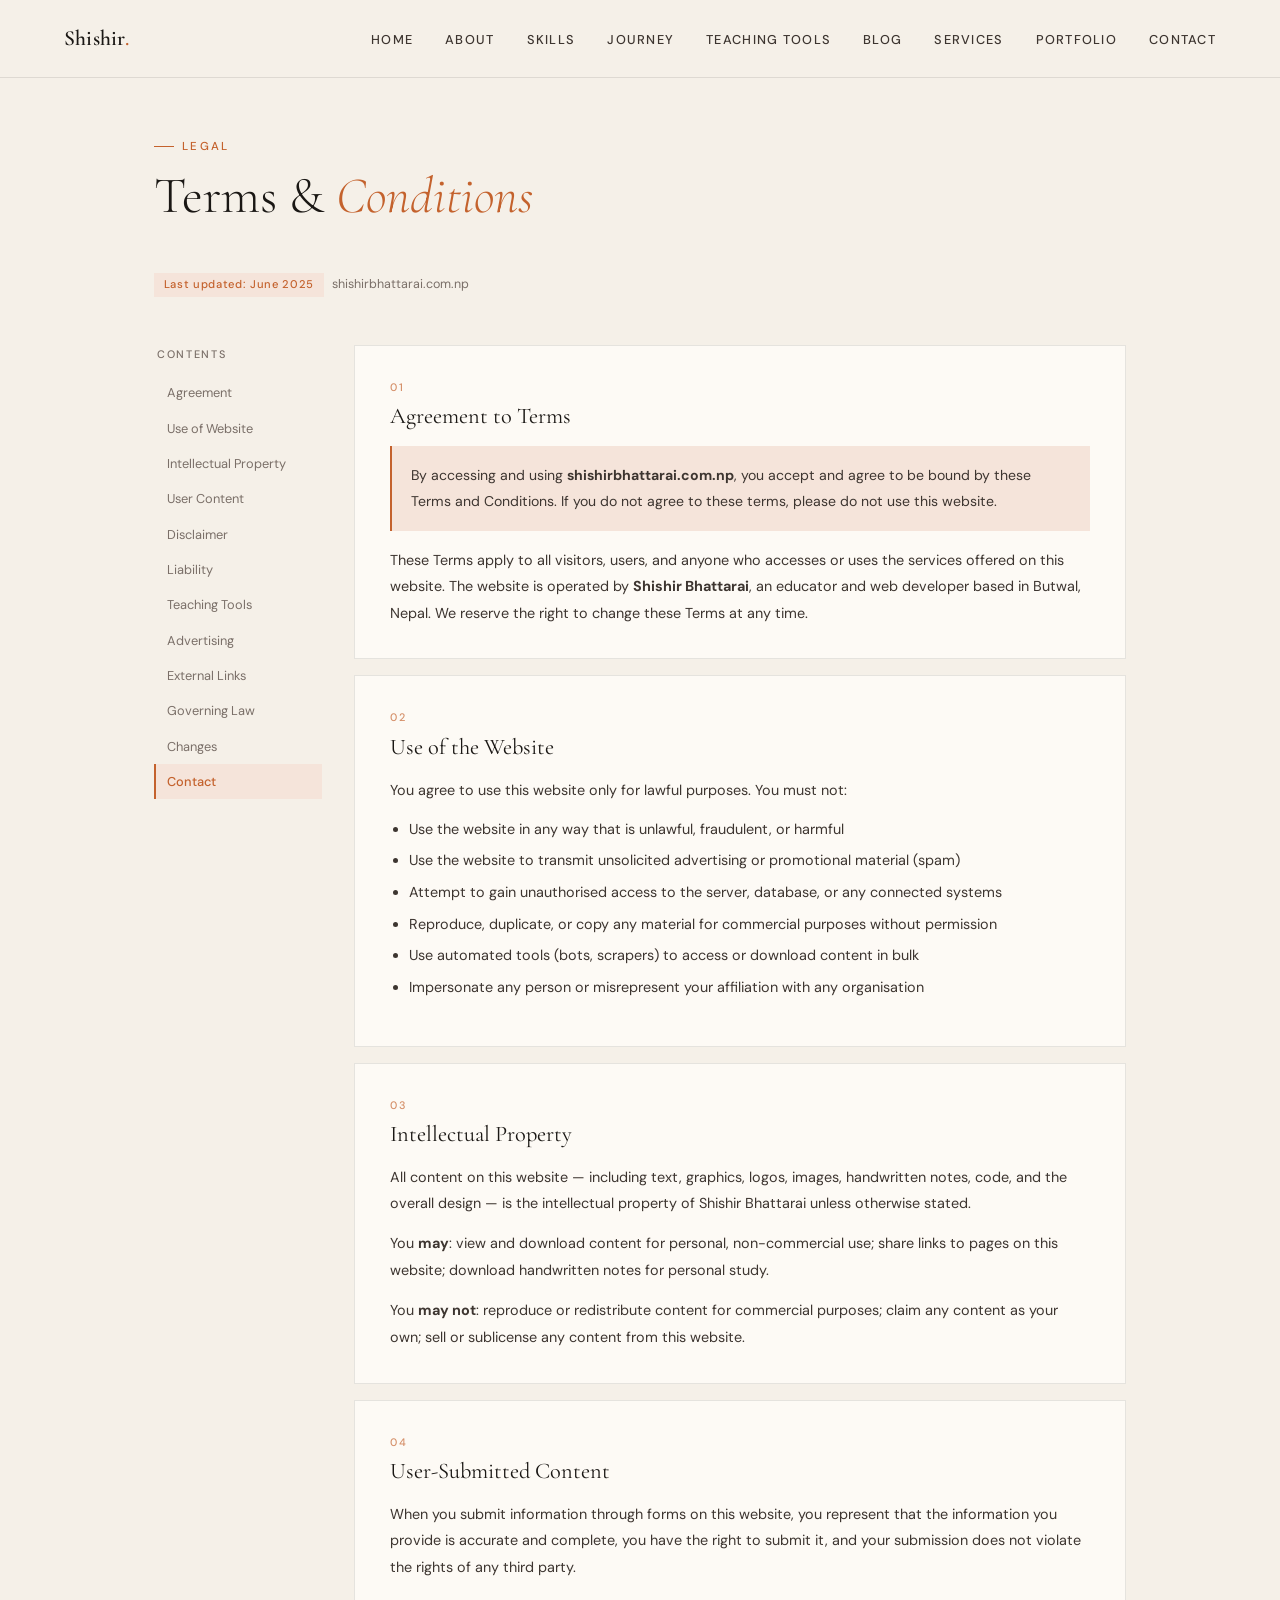
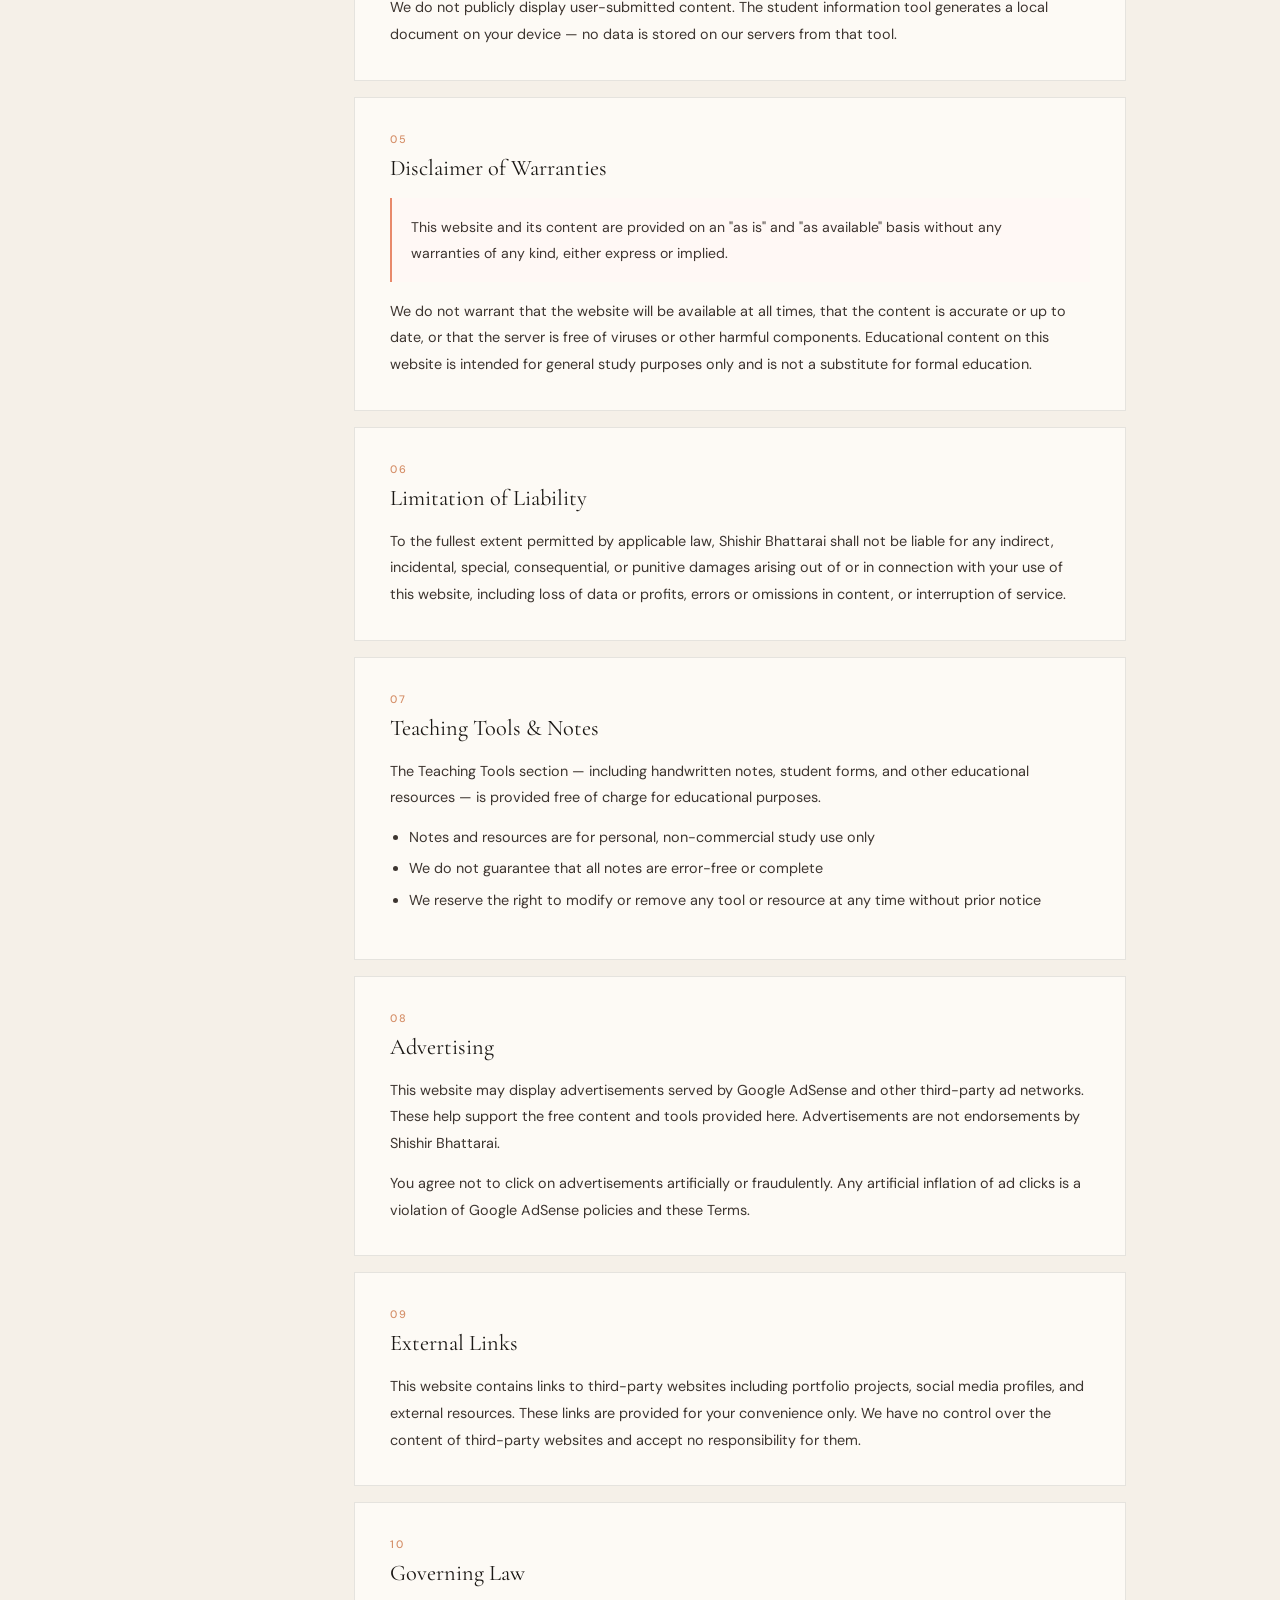
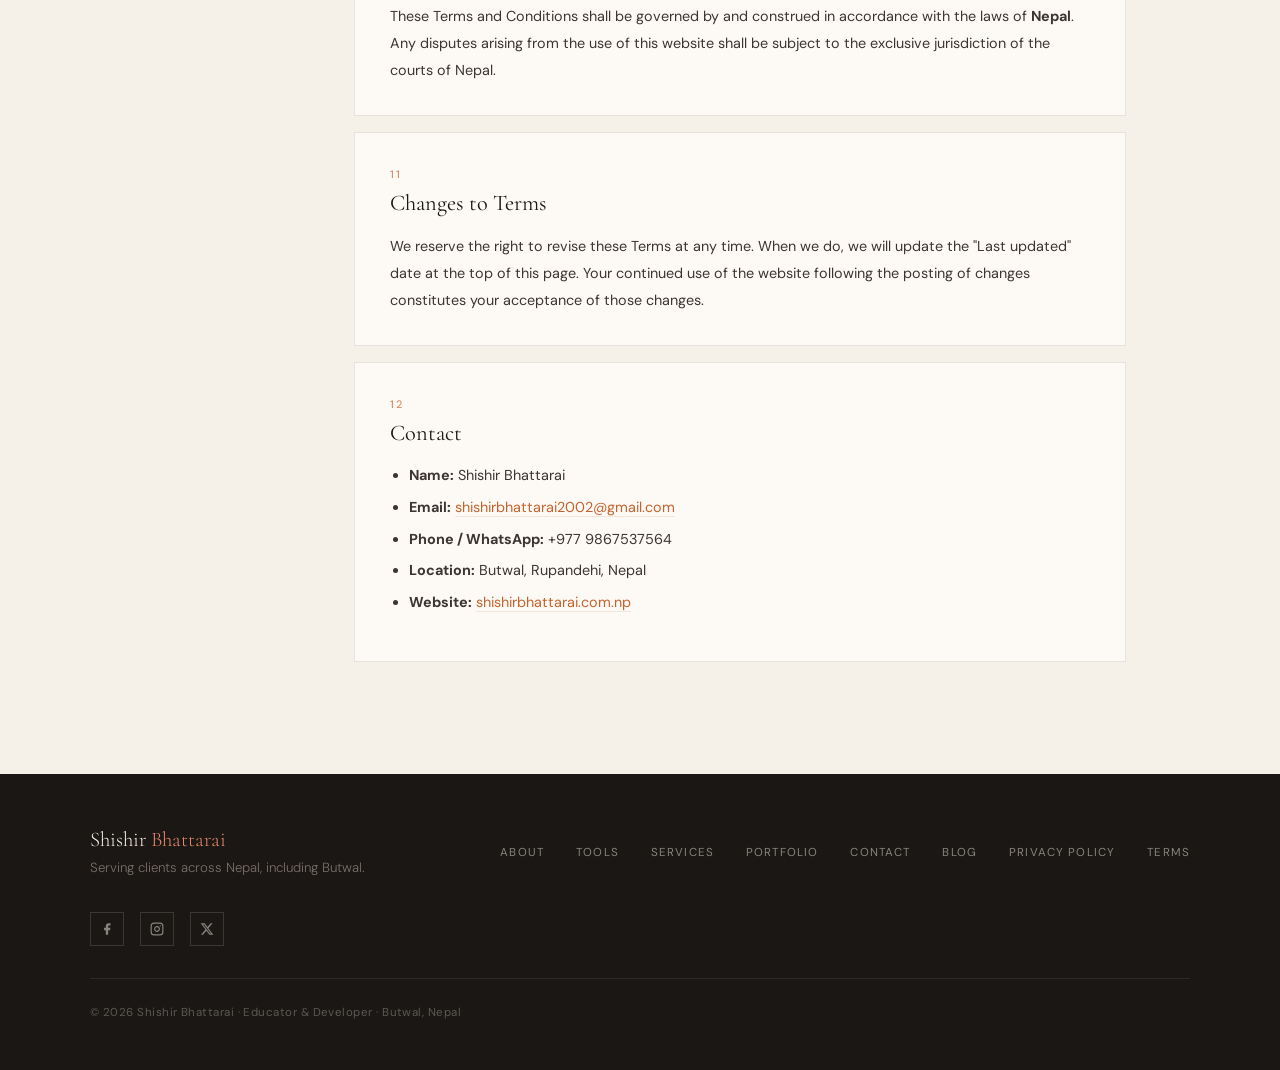
<file: terms/index.html>
<!DOCTYPE html>
<html lang="en">
<head>
  <meta charset="UTF-8">
    <meta name="viewport" content="width=device-width, initial-scale=1.0">
    <title>Terms and Conditions </title>
    <meta name="description" content="I build responsive websites and provide digital solutions for businesses and students in Nepal.">
    <link rel="canonical" href="https://wwww.shishirbhattarai.com.np/terms/">
    
    <link rel="preconnect" href="https://fonts.googleapis.com">
    <link rel="preconnect" href="https://fonts.gstatic.com" crossorigin>
    <link href="https://fonts.googleapis.com/css2?family=Cormorant+Garamond:ital,wght@0,300;0,400;0,600;1,300;1,400&family=DM+Sans:wght@300;400;500&display=swap" rel="stylesheet">
    
    <link rel="stylesheet" href="../style.css">
  <style>
    .legal-hero { padding: 8rem clamp(1.25rem,5vw,4rem) 3rem; max-width: 1100px; margin: 0 auto; }
    .legal-meta { font-size: 0.78rem; color: var(--ink-muted); margin-top: 0.5rem; display: flex; align-items: center; gap: 0.5rem; flex-wrap: wrap; }
    .legal-meta-badge { background: var(--terra-pale); color: var(--terra); padding: 0.18rem 0.6rem; font-size: 0.7rem; font-weight: 500; letter-spacing: 0.06em; }
    .legal-layout { display: grid; grid-template-columns: 200px 1fr; gap: 0; max-width: 1100px; margin: 0 auto; padding: 0 clamp(1.25rem,5vw,4rem) 6rem; align-items: start; }
    .legal-toc { position: sticky; top: 90px; padding-right: 2rem; }
    .legal-toc-heading { font-size: 0.68rem; letter-spacing: 0.15em; text-transform: uppercase; color: var(--ink-muted); font-weight: 500; margin-bottom: 0.75rem; padding-left: 0.2rem; }
    .toc-link { display: block; padding: 0.4rem 0.7rem; font-size: 0.8rem; color: var(--ink-muted); text-decoration: none; transition: all 0.18s; border-left: 2px solid transparent; margin-bottom: 0.05rem; }
    .toc-link:hover { color: var(--terra); background: var(--terra-pale); }
    .toc-link.active { color: var(--terra); background: var(--terra-pale); border-left-color: var(--terra); font-weight: 500; }
    .legal-content { min-width: 0; }
    .legal-section { background: var(--white); border: 1px solid var(--line); padding: 2rem 2.2rem; margin-bottom: 1rem; scroll-margin-top: 90px; transition: border-color 0.2s; }
    .legal-section:hover { border-color: var(--terra-pale); }
    .legal-section-num { font-size: 0.68rem; letter-spacing: 0.15em; text-transform: uppercase; color: var(--terra); font-weight: 500; opacity: 0.7; margin-bottom: 0.35rem; }
    .legal-section h2 { font-family: var(--serif); font-size: 1.4rem; font-weight: 400; color: var(--ink); margin-bottom: 1rem; line-height: 1.25; }
    .legal-section p { font-size: 0.9rem; color: var(--ink-soft); margin-bottom: 0.85rem; line-height: 1.85; }
    .legal-section p:last-child { margin-bottom: 0; }
    .legal-section ul, .legal-section ol { padding-left: 1.2rem; margin-bottom: 0.85rem; }
    .legal-section li { font-size: 0.9rem; color: var(--ink-soft); margin-bottom: 0.4rem; line-height: 1.75; }
    .legal-section a { color: var(--terra); text-decoration: none; border-bottom: 1px solid var(--terra-pale); }
    .legal-section a:hover { border-bottom-color: var(--terra); }
    .highlight-box { background: var(--terra-pale); border-left: 2px solid var(--terra); padding: 1rem 1.2rem; margin: 1rem 0; }
    .highlight-box p { margin: 0; font-size: 0.88rem; }
    .warning-box { background: #FFF8F5; border-left: 2px solid var(--terra-soft); padding: 1rem 1.2rem; margin: 1rem 0; }
    .warning-box p { margin: 0; font-size: 0.88rem; color: var(--ink-soft); }
    @media(max-width: 720px) {
      .legal-layout { grid-template-columns: 1fr; padding: 0 1.25rem 4rem; }
      .legal-toc { position: static; padding-right: 0; display: flex; flex-wrap: nowrap; overflow-x: auto; gap: 0.4rem; margin-bottom: 1.5rem; padding-bottom: 4px; scrollbar-width: none; }
      .legal-toc::-webkit-scrollbar { display: none; }
      .legal-toc-heading { display: none; }
      .toc-link { padding: 0.3rem 0.8rem; border: 1px solid var(--line); border-left: 1px solid var(--line); white-space: nowrap; flex-shrink: 0; font-size: 0.76rem; }
      .toc-link.active { border-color: var(--terra); }
      .legal-hero { padding: 7rem 1.25rem 2rem; }
      .legal-section { padding: 1.3rem 1.1rem; }
      .legal-section h2 { font-size: 1.2rem; }
      .legal-section p, .legal-section li { font-size: 0.86rem; }
    }
    @media(max-width: 480px) { .legal-section h2 { font-size: 1.1rem; } }
  </style>
</head>
<body class="subpage">
  <nav id="navbar">
    <a href="/" class="nav-logo">Shishir<span>.</span></a>
    <ul class="nav-links">
      <li><a href="/">Home</a></li><li><a href="/about">About</a></li><li><a href="/skills">Skills</a></li>
      <li><a href="/qualification">Journey</a></li><li><a href="/tools">Teaching Tools</a></li>
      <li><a href="/blog">Blog</a></li><li><a href="/services">Services</a></li>
      <li><a href="/portfolio">Portfolio</a></li><li><a href="/contact">Contact</a></li>
    </ul>
    <button class="nav-hamburger" id="hamburger" aria-label="Menu"><span></span><span></span><span></span></button>
  </nav>
  <div class="nav-overlay" id="navOverlay"></div>
  <nav class="nav-mobile" id="navMobile">
    <ul>
      <li><a href="/" class="mobile-link">Home</a></li><li><a href="/about" class="mobile-link">About</a></li>
      <li><a href="/skills" class="mobile-link">Skills</a></li><li><a href="/qualification" class="mobile-link">Journey</a></li>
      <li><a href="/tools" class="mobile-link">Teaching Tools</a></li><li><a href="/blog" class="mobile-link">Blog</a></li>
      <li><a href="/services" class="mobile-link">Services</a></li><li><a href="/portfolio" class="mobile-link">Portfolio</a></li>
      <li><a href="/contact" class="mobile-link">Contact</a></li>
    </ul>
  </nav>

  <div class="legal-hero">
    <div class="section-label">Legal</div>
    <h2 class="section-title">Terms &amp; <em>Conditions</em></h2>
    <div class="legal-meta"><span class="legal-meta-badge">Last updated: June 2025</span>shishirbhattarai.com.np</div>
  </div>

  <div class="legal-layout">
    <aside class="legal-toc" id="legalToc">
      <div class="legal-toc-heading">Contents</div>
      <a href="#agreement" class="toc-link active">Agreement</a>
      <a href="#use" class="toc-link">Use of Website</a>
      <a href="#ip" class="toc-link">Intellectual Property</a>
      <a href="#content" class="toc-link">User Content</a>
      <a href="#disclaimer" class="toc-link">Disclaimer</a>
      <a href="#liability" class="toc-link">Liability</a>
      <a href="#tools-sec" class="toc-link">Teaching Tools</a>
      <a href="#ads" class="toc-link">Advertising</a>
      <a href="#links" class="toc-link">External Links</a>
      <a href="#governing" class="toc-link">Governing Law</a>
      <a href="#changes" class="toc-link">Changes</a>
      <a href="#contact-tc" class="toc-link">Contact</a>
    </aside>
    <main class="legal-content">
      <div class="legal-section" id="agreement">
        <div class="legal-section-num">01</div><h2>Agreement to Terms</h2>
        <div class="highlight-box"><p>By accessing and using <strong>shishirbhattarai.com.np</strong>, you accept and agree to be bound by these Terms and Conditions. If you do not agree to these terms, please do not use this website.</p></div>
        <p>These Terms apply to all visitors, users, and anyone who accesses or uses the services offered on this website. The website is operated by <strong>Shishir Bhattarai</strong>, an educator and web developer based in Butwal, Nepal. We reserve the right to change these Terms at any time.</p>
      </div>
      <div class="legal-section" id="use">
        <div class="legal-section-num">02</div><h2>Use of the Website</h2>
        <p>You agree to use this website only for lawful purposes. You must not:</p>
        <ul>
          <li>Use the website in any way that is unlawful, fraudulent, or harmful</li>
          <li>Use the website to transmit unsolicited advertising or promotional material (spam)</li>
          <li>Attempt to gain unauthorised access to the server, database, or any connected systems</li>
          <li>Reproduce, duplicate, or copy any material for commercial purposes without permission</li>
          <li>Use automated tools (bots, scrapers) to access or download content in bulk</li>
          <li>Impersonate any person or misrepresent your affiliation with any organisation</li>
        </ul>
      </div>
      <div class="legal-section" id="ip">
        <div class="legal-section-num">03</div><h2>Intellectual Property</h2>
        <p>All content on this website — including text, graphics, logos, images, handwritten notes, code, and the overall design — is the intellectual property of Shishir Bhattarai unless otherwise stated.</p>
        <p>You <strong>may</strong>: view and download content for personal, non-commercial use; share links to pages on this website; download handwritten notes for personal study.</p>
        <p>You <strong>may not</strong>: reproduce or redistribute content for commercial purposes; claim any content as your own; sell or sublicense any content from this website.</p>
      </div>
      <div class="legal-section" id="content">
        <div class="legal-section-num">04</div><h2>User-Submitted Content</h2>
        <p>When you submit information through forms on this website, you represent that the information you provide is accurate and complete, you have the right to submit it, and your submission does not violate the rights of any third party.</p>
        <p>We do not publicly display user-submitted content. The student information tool generates a local document on your device — no data is stored on our servers from that tool.</p>
      </div>
      <div class="legal-section" id="disclaimer">
        <div class="legal-section-num">05</div><h2>Disclaimer of Warranties</h2>
        <div class="warning-box"><p>This website and its content are provided on an "as is" and "as available" basis without any warranties of any kind, either express or implied.</p></div>
        <p>We do not warrant that the website will be available at all times, that the content is accurate or up to date, or that the server is free of viruses or other harmful components. Educational content on this website is intended for general study purposes only and is not a substitute for formal education.</p>
      </div>
      <div class="legal-section" id="liability">
        <div class="legal-section-num">06</div><h2>Limitation of Liability</h2>
        <p>To the fullest extent permitted by applicable law, Shishir Bhattarai shall not be liable for any indirect, incidental, special, consequential, or punitive damages arising out of or in connection with your use of this website, including loss of data or profits, errors or omissions in content, or interruption of service.</p>
      </div>
      <div class="legal-section" id="tools-sec">
        <div class="legal-section-num">07</div><h2>Teaching Tools &amp; Notes</h2>
        <p>The Teaching Tools section — including handwritten notes, student forms, and other educational resources — is provided free of charge for educational purposes.</p>
        <ul>
          <li>Notes and resources are for personal, non-commercial study use only</li>
          <li>We do not guarantee that all notes are error-free or complete</li>
          <li>We reserve the right to modify or remove any tool or resource at any time without prior notice</li>
        </ul>
      </div>
      <div class="legal-section" id="ads">
        <div class="legal-section-num">08</div><h2>Advertising</h2>
        <p>This website may display advertisements served by Google AdSense and other third-party ad networks. These help support the free content and tools provided here. Advertisements are not endorsements by Shishir Bhattarai.</p>
        <p>You agree not to click on advertisements artificially or fraudulently. Any artificial inflation of ad clicks is a violation of Google AdSense policies and these Terms.</p>
      </div>
      <div class="legal-section" id="links">
        <div class="legal-section-num">09</div><h2>External Links</h2>
        <p>This website contains links to third-party websites including portfolio projects, social media profiles, and external resources. These links are provided for your convenience only. We have no control over the content of third-party websites and accept no responsibility for them.</p>
      </div>
      <div class="legal-section" id="governing">
        <div class="legal-section-num">10</div><h2>Governing Law</h2>
        <p>These Terms and Conditions shall be governed by and construed in accordance with the laws of <strong>Nepal</strong>. Any disputes arising from the use of this website shall be subject to the exclusive jurisdiction of the courts of Nepal.</p>
      </div>
      <div class="legal-section" id="changes">
        <div class="legal-section-num">11</div><h2>Changes to Terms</h2>
        <p>We reserve the right to revise these Terms at any time. When we do, we will update the "Last updated" date at the top of this page. Your continued use of the website following the posting of changes constitutes your acceptance of those changes.</p>
      </div>
      <div class="legal-section" id="contact-tc">
        <div class="legal-section-num">12</div><h2>Contact</h2>
        <ul>
          <li><strong>Name:</strong> Shishir Bhattarai</li>
          <li><strong>Email:</strong> <a href="mailto:shishirbhattarai2002@gmail.com">shishirbhattarai2002@gmail.com</a></li>
          <li><strong>Phone / WhatsApp:</strong> +977 9867537564</li>
          <li><strong>Location:</strong> Butwal, Rupandehi, Nepal</li>
          <li><strong>Website:</strong> <a href="https://shishirbhattarai.com.np" target="_blank">shishirbhattarai.com.np</a></li>
        </ul>
      </div>
    </main>
  </div>

  <footer>
    <div class="footer-inner">
      <div class="footer-name">Shishir <span>Bhattarai</span>
              <div style=" color:#7A6F68; font-family: var(--sans); font-size: 0.83rem;">Serving clients across Nepal, including Butwal.</div>
</div>
      <ul class="footer-links">
        <li><a href="/about">About</a></li>
        <li><a href="/tools">Tools</a></li>
        <li><a href="/services">Services</a></li>
        <li><a href="/portfolio">Portfolio</a></li>
        <li><a href="/contact">Contact</a></li>
        <li><a href="/blog">Blog</a></li>
        <li><a href="/privacy-policy">Privacy Policy</a></li>
        <li><a href="/terms">Terms</a></li>
      </ul>
      <div class="footer-socials">
        <a href="https://www.facebook.com/sisironly" target="_blank" class="footer-social"><svg width="14" height="14" viewBox="0 0 24 24" fill="currentColor"><path d="M18 2h-3a5 5 0 0 0-5 5v3H7v4h3v8h4v-8h3l1-4h-4V7a1 1 0 0 1 1-1h3z"/></svg></a>
        <a href="https://www.instagram.com/onlysisir" target="_blank" class="footer-social"><svg width="14" height="14" viewBox="0 0 24 24" fill="none" stroke="currentColor" stroke-width="2" stroke-linecap="round" stroke-linejoin="round"><rect x="2" y="2" width="20" height="20" rx="5" ry="5"/><path d="M16 11.37A4 4 0 1 1 12.63 8 4 4 0 0 1 16 11.37z"/><line x1="17.5" y1="6.5" x2="17.51" y2="6.5"/></svg></a>
        <a href="https://x.com/sisironly" target="_blank" class="footer-social"><svg width="14" height="14" viewBox="0 0 24 24" fill="currentColor"><path d="M18.244 2.25h3.308l-7.227 8.26 8.502 11.24H16.17l-5.214-6.817L4.99 21.75H1.68l7.73-8.835L1.254 2.25H8.08l4.713 6.231zm-1.161 17.52h1.833L7.084 4.126H5.117z"/></svg></a>
      </div>
    </div>
    <p class="footer-copy">© <span id="footer-year"></span> Shishir Bhattarai · Educator &amp; Developer · Butwal, Nepal</p>
  </footer>
  <a href="#" class="scroll-top" id="scrollTop" aria-label="Scroll to top">
    <svg width="16" height="16" viewBox="0 0 24 24" fill="none" stroke="currentColor" stroke-width="2.5" stroke-linecap="round" stroke-linejoin="round"><polyline points="18 15 12 9 6 15"/></svg>
  </a>
  <script src="/script.js"></script>
  <script>
    const sections = document.querySelectorAll('.legal-section[id]');
    const tocLinks = document.querySelectorAll('.toc-link');
    const obs = new IntersectionObserver((entries) => {
      entries.forEach(entry => {
        if (entry.isIntersecting) {
          tocLinks.forEach(l => l.classList.remove('active'));
          const active = document.querySelector('.toc-link[href="#'+entry.target.id+'"]');
          if (active) active.classList.add('active');
        }
      });
    }, { rootMargin: '-20% 0px -70% 0px' });
    sections.forEach(s => obs.observe(s));
  </script>
</body>
</html>
</file>
<file: style.css>
:root {
  --cream: #F5F0E8;
  --ink: #1A1714;
  --ink-soft: #3D3530;
  --ink-muted: #7A6F68;
  --terra: #C4622D;
  --terra-soft: #E8896A;
  --terra-pale: #F5E4DA;
  --line: rgba(26, 23, 20, 0.1);
  --white: #FDFAF5;
  --serif: 'Cormorant Garamond', Georgia, serif;
  --sans: 'DM Sans', system-ui, sans-serif;
}

*,
*::before,
*::after {
  box-sizing: border-box;
  margin: 0;
  padding: 0;
}

html {
  scroll-behavior: smooth;
  font-size: 16px;
  overflow-x: hidden;
  max-width: 100%;
}

body {
  font-family: var(--sans);
  background: var(--cream);
  color: var(--ink);
  line-height: 1.7;
  overflow-x: hidden;
  width: 100%;
  max-width: 100%;
}

/* ── SCROLLBAR ── */
::-webkit-scrollbar {
  width: 4px;
}

::-webkit-scrollbar-track {
  background: var(--cream);
}

::-webkit-scrollbar-thumb {
  background: var(--terra);
  border-radius: 2px;
}

/* ── NAV ── */
nav {
  position: fixed;
  top: 0;
  left: 0;
  right: 0;
  z-index: 100;
  display: flex;
  align-items: center;
  justify-content: space-between;
  padding: 1.25rem clamp(1.25rem, 5vw, 4rem);
  background: rgba(245, 240, 232, 0.85);
  backdrop-filter: blur(12px);
  border-bottom: 1px solid var(--line);
  transition: padding 0.3s;
}

nav.scrolled {
  padding: 0.75rem 4rem;
}

.nav-logo {
  font-family: var(--serif);
  font-size: 1.35rem;
  font-weight: 600;
  color: var(--ink);
  text-decoration: none;
  letter-spacing: 0.01em;
}

.nav-logo span {
  color: var(--terra);
}

.nav-links {
  display: flex;
  gap: 2rem;
  list-style: none;
}

.nav-links a {
  font-size: 0.8rem;
  font-weight: 500;
  letter-spacing: 0.1em;
  text-transform: uppercase;
  color: var(--ink-soft);
  text-decoration: none;
  transition: color 0.2s;
  position: relative;
}

.nav-links a::after {
  content: '';
  position: absolute;
  bottom: -3px;
  left: 0;
  width: 0;
  height: 1px;
  background: var(--terra);
  transition: width 0.3s;
}

.nav-links a:hover {
  color: var(--terra);
}

.nav-links a:hover::after {
  width: 100%;
}

.nav-hamburger {
  display: none;
  flex-direction: column;
  gap: 5px;
  cursor: pointer;
  padding: 4px;
}

.nav-hamburger span {
  display: block;
  width: 22px;
  height: 1.5px;
  background: var(--ink);
  transition: all 0.3s;
}

.nav-mobile {
  display: none;
}

/* ── HERO ── */
#home {
  min-height: 100vh;
  display: flex;
  align-items: center;
  padding: 8rem clamp(1.25rem, 5vw, 4rem) 4rem;
  position: relative;
  overflow: hidden;
}

.hero-bg-line {
  position: absolute;
  top: 0;
  right: 15%;
  width: 1px;
  height: 100%;
  background: var(--line);
}

.hero-bg-dot {
  position: absolute;
  width: 320px;
  height: 320px;
  border-radius: 50%;
  background: var(--terra-pale);
  right: 8%;
  top: 50%;
  transform: translateY(-50%);
  opacity: 0.6;
}

.hero-inner {
  max-width: 1100px;
  margin: 0 auto;
  width: 100%;
  display: grid;
  grid-template-columns: 1fr 1fr;
  gap: 4rem;
  align-items: center;
  position: relative;
  z-index: 1;
}

.hero-tag {
  display: inline-flex;
  align-items: center;
  gap: 0.5rem;
  font-size: 0.75rem;
  letter-spacing: 0.15em;
  text-transform: uppercase;
  color: var(--terra);
  font-weight: 500;
  margin-bottom: 1.25rem;
}

.hero-tag::before {
  content: '';
  display: block;
  width: 24px;
  height: 1px;
  background: var(--terra);
}

.hero-name {
  font-family: var(--serif);
  font-size: clamp(3rem, 6vw, 5.5rem);
  font-weight: 300;
  line-height: 1.05;
  letter-spacing: -0.02em;
  color: var(--ink);
  margin-bottom: 0.5rem;
}

.hero-name em {
  font-style: italic;
  color: var(--terra);
}

.hero-role {
  font-family: var(--serif);
  font-size: 1.4rem;
  font-weight: 300;
  color: var(--ink-soft);
  margin-bottom: 1.5rem;
  font-style: italic;
}

.hero-desc {
  font-size: 0.95rem;
  color: var(--ink-muted);
  line-height: 1.8;
  max-width: 440px;
  margin-bottom: 2.5rem;
}

.hero-btns {
  display: flex;
  gap: 1rem;
  flex-wrap: wrap;
}

.btn-primary {
  display: inline-flex;
  align-items: center;
  gap: 0.5rem;
  padding: 0.8rem 1.75rem;
  background: var(--ink);
  color: var(--cream);
  font-size: 0.8rem;
  font-weight: 500;
  letter-spacing: 0.08em;
  text-transform: uppercase;
  text-decoration: none;
  border: none;
  cursor: pointer;
  transition: background 0.2s, transform 0.2s;
  /* outline: 2px solid red; */
}

.work-with-me{
  display: block;
  margin: 0 auto;
  /* outline: 2px solid red; */
}
.btn-primary:hover {
  background: var(--terra);
  transform: translateY(-1px);
}

.btn-outline {
  display: inline-flex;
  align-items: center;
  gap: 0.5rem;
  padding: 0.8rem 1.75rem;
  background: transparent;
  color: var(--ink);
  font-size: 0.8rem;
  font-weight: 500;
  letter-spacing: 0.08em;
  text-transform: uppercase;
  text-decoration: none;
  border: 1px solid var(--ink);
  transition: all 0.2s;
}

.btn-outline:hover {
  background: var(--ink);
  color: var(--cream);
  transform: translateY(-1px);
}

.hero-socials {
  display: flex;
  gap: 1.25rem;
  margin-top: 3rem;
}

.hero-social {
  display: flex;
  align-items: center;
  justify-content: center;
  width: 36px;
  height: 36px;
  border: 1px solid var(--line);
  color: var(--ink-muted);
  text-decoration: none;
  font-size: 0.85rem;
  transition: all 0.2s;
}

.hero-social:hover {
  border-color: var(--terra);
  color: var(--terra);
  transform: translateY(-2px);
}

.hero-visual {
  position: relative;
  display: flex;
  justify-content: center;
  align-items: center;
}

.hero-img-frame {
  width: 380px;
  height: 460px;
  position: relative;
}

.hero-img-frame::before {
  content: '';
  position: absolute;
  top: 16px;
  left: 16px;
  right: -16px;
  bottom: -16px;
  border: 1px solid var(--terra);
  z-index: 0;
}

.hero-img-frame img {
  width: 100%;
  height: 100%;
  object-fit: cover;
  position: relative;
  z-index: 1;
  filter: grayscale(15%);
}

.hero-img-placeholder {
  width: 380px;
  height: 460px;
  background: var(--terra-pale);
  display: flex;
  flex-direction: column;
  align-items: center;
  justify-content: center;
  position: relative;
  z-index: 1;
  color: var(--terra);
}

.hero-img-placeholder svg {
  opacity: 0.4;
  margin-bottom: 1rem;
}

.hero-img-placeholder span {
  font-size: 0.8rem;
  color: var(--ink-muted);
  letter-spacing: 0.05em;
}

.hero-stats {
  position: absolute;
  bottom: -20px;
  left: -30px;
  background: var(--white);
  border: 1px solid var(--line);
  padding: 1rem 1.5rem;
  display: flex;
  gap: 2rem;
  z-index: 2;
}

.hero-stat-num {
  font-family: var(--serif);
  font-size: 1.8rem;
  font-weight: 600;
  color: var(--terra);
  line-height: 1;
}

.hero-stat-label {
  font-size: 0.7rem;
  letter-spacing: 0.08em;
  text-transform: uppercase;
  color: var(--ink-muted);
  margin-top: 2px;
}

/* ── SECTION COMMON ── */
section {
  padding: 6rem 4rem;
}

.section-inner {
  max-width: 1100px;
  margin: 0 auto;
}

.section-label {
  display: inline-flex;
  align-items: center;
  gap: 0.5rem;
  font-size: 0.72rem;
  letter-spacing: 0.2em;
  text-transform: uppercase;
  color: var(--terra);
  font-weight: 500;
  margin-bottom: 0.75rem;
}

.section-label::before {
  content: '';
  display: block;
  width: 20px;
  height: 1px;
  background: var(--terra);
}

.section-title {
  font-family: var(--serif);
  font-size: clamp(2.2rem, 4vw, 3.2rem);
  font-weight: 300;
  line-height: 1.1;
  color: var(--ink);
  margin-bottom: 3rem;
}

.section-title em {
  font-style: italic;
  color: var(--terra);
}

/* ── ABOUT ── */
#about {
  background: var(--white);
}

.about-grid {
  display: grid;
  grid-template-columns: 1fr 1.6fr;
  gap: 5rem;
  align-items: start;
}

.about-img-wrap {
  position: relative;
}

.about-img-wrap img {
  width: 100%;
  aspect-ratio: 3/4;
  object-fit: cover;
}

.about-img-wrap::after {
  content: 'Butwal, Nepal';
  position: absolute;
  bottom: 16px;
  right: -12px;
  background: var(--terra);
  color: white;
  font-size: 0.7rem;
  letter-spacing: 0.1em;
  text-transform: uppercase;
  padding: 0.4rem 0.8rem;
  writing-mode: vertical-rl;
  text-orientation: mixed;
}

.about-img-placeholder {
  width: 100%;
  aspect-ratio: 3/4;
  background: var(--terra-pale);
  display: flex;
  align-items: center;
  justify-content: center;
}

.about-text p {
  font-size: 1.05rem;
  color: var(--ink-soft);
  line-height: 1.9;
  margin-bottom: 1.5rem;
}

.about-highlights {
  display: grid;
  grid-template-columns: repeat(3, 1fr);
  gap: 1px;
  background: var(--line);
  border: 1px solid var(--line);
  margin: 2.5rem 0;
}

.about-highlight {
  background: var(--white);
  padding: 1.25rem;
  text-align: center;
}

.about-highlight-num {
  font-family: var(--serif);
  font-size: 2.2rem;
  font-weight: 600;
  color: var(--terra);
  line-height: 1;
}

.about-highlight-label {
  font-size: 0.72rem;
  letter-spacing: 0.08em;
  text-transform: uppercase;
  color: var(--ink-muted);
  margin-top: 4px;
}

/* ── SKILLS ── */
#skills {
  background: var(--cream);
}

.skills-grid {
  display: grid;
  grid-template-columns: 1fr 1fr;
  gap: 4rem;
}

.skill-category {
  margin-bottom: 2rem;
}

.skill-cat-title {
  font-family: var(--serif);
  font-size: 1.5rem;
  font-weight: 400;
  color: var(--ink);
  margin-bottom: 0.25rem;
}

.skill-cat-sub {
  font-size: 0.78rem;
  color: var(--ink-muted);
  letter-spacing: 0.05em;
  margin-bottom: 1.75rem;
}

.skill-item {
  margin-bottom: 1.25rem;
}

.skill-row {
  display: flex;
  justify-content: space-between;
  margin-bottom: 0.4rem;
}

.skill-name {
  font-size: 0.85rem;
  font-weight: 500;
  color: var(--ink-soft);
}

.skill-pct {
  font-size: 0.78rem;
  color: var(--terra);
  font-weight: 500;
}

.skill-bar {
  height: 2px;
  background: var(--line);
  position: relative;
  overflow: hidden;
}

.skill-fill {
  position: absolute;
  top: 0;
  left: 0;
  height: 100%;
  background: var(--terra);
  width: 0;
  transition: width 1.2s cubic-bezier(0.4, 0, 0.2, 1);
}

/* ── QUALIFICATION ── */
#qualification {
  background: var(--white);
}

.qual-tabs {
  display: flex;
  gap: 0;
  margin-bottom: 3rem;
  border-bottom: 1px solid var(--line);
}

.qual-tab {
  padding: 0.75rem 2rem;
  font-size: 0.78rem;
  letter-spacing: 0.1em;
  text-transform: uppercase;
  font-weight: 500;
  cursor: pointer;
  color: var(--ink-muted);
  border-bottom: 2px solid transparent;
  margin-bottom: -1px;
  transition: all 0.2s;
  background: none;
  border-left: none;
  border-right: none;
  border-top: none;
}

.qual-tab.active {
  color: var(--terra);
  border-bottom-color: var(--terra);
}

.qual-content {
  display: none;
}

.qual-content.active {
  display: block;
}

.timeline {
  position: relative;
  padding-left: 2rem;
}

.timeline::before {
  content: '';
  position: absolute;
  left: 0;
  top: 6px;
  bottom: 0;
  width: 1px;
  background: var(--line);
}

.timeline-item {
  position: relative;
  margin-bottom: 2.5rem;
  opacity: 1;
  transform: translateY(12px);
  transition: opacity 0.5s, transform 0.5s;
}

.timeline-item.visible {
  opacity: 1;
  transform: none;
}

.timeline-dot {
  position: absolute;
  left: -2rem;
  width: 9px;
  height: 9px;
  border-radius: 50%;
  background: var(--terra);
  border: 2px solid var(--cream);
  top: 6px;
  transform: translateX(-4px);
}

.timeline-year {
  font-size: 0.72rem;
  letter-spacing: 0.1em;
  text-transform: uppercase;
  color: var(--terra);
  font-weight: 500;
  margin-bottom: 0.25rem;
}

.timeline-title {
  font-family: var(--serif);
  font-size: 1.2rem;
  font-weight: 400;
  color: var(--ink);
  margin-bottom: 0.2rem;
}

.timeline-sub {
  font-size: 0.82rem;
  color: var(--ink-muted);
}

/* ── TEACHING TOOLS (extensible section) ── */
#tools {
  background: var(--cream);
}

.tools-intro {
  max-width: 560px;
  margin-bottom: 3rem;
  font-size: 0.95rem;
  color: var(--ink-muted);
  line-height: 1.8;
}

.tools-grid {
  display: grid;
  grid-template-columns: repeat(auto-fill, minmax(320px, 1fr));
  gap: 1.5rem;
}

.tool-card {
  background: var(--white);
  border: 1px solid var(--line);
  padding: 2rem;
  cursor: pointer;
  transition: border-color 0.2s, transform 0.2s;
}

.tool-card:hover {
  border-color: var(--terra);
  transform: translateY(-3px);
}

.tool-card-tag {
  font-size: 0.68rem;
  letter-spacing: 0.15em;
  text-transform: uppercase;
  color: var(--terra);
  font-weight: 500;
  margin-bottom: 0.75rem;
}

.tool-card-title {
  font-family: var(--serif);
  font-size: 1.35rem;
  font-weight: 400;
  color: var(--ink);
  margin-bottom: 0.5rem;
}

.tool-card-desc {
  font-size: 0.83rem;
  color: var(--ink-muted);
  line-height: 1.7;
  margin-bottom: 1.25rem;
}

.tool-card-action {
  display: inline-flex;
  align-items: center;
  gap: 0.4rem;
  font-size: 0.75rem;
  letter-spacing: 0.08em;
  text-transform: uppercase;
  color: var(--terra);
  font-weight: 500;
  background: none;
  border: none;
  cursor: pointer;
  padding: 0;
  font-family: var(--sans);
}

.tool-card-arrow {
  transition: transform 0.2s;
}

.tool-card:hover .tool-card-arrow {
  transform: translateX(4px);
}

.tool-card-coming {
  opacity: 0.5;
  border-style: dashed;
}

.tool-card-coming:hover {
  transform: none;
  border-color: var(--line);
  cursor: default;
}

/* ── STUDENT FORM MODAL ── */
.modal-overlay {
  display: none;
  position: fixed;
  inset: 0;
  z-index: 200;
  background: rgba(26, 23, 20, 0.7);
  overflow-y: auto;
  padding: 2rem;
  align-items: flex-start;
  justify-content: center;
}

.modal-overlay.open {
  display: flex;
}

.modal-box {
  background: var(--white);
  max-width: 680px;
  width: 100%;
  margin: auto;
  padding: 2.5rem;
  position: relative;
  animation: modalIn 0.3s ease;
}

@keyframes modalIn {
  from {
    opacity: 0;
    transform: translateY(-20px);
  }

  to {
    opacity: 1;
    transform: none;
  }
}

.modal-close {
  position: absolute;
  top: 1.25rem;
  right: 1.25rem;
  background: none;
  border: none;
  cursor: pointer;
  color: var(--ink-muted);
  font-size: 1.2rem;
  width: 32px;
  height: 32px;
  display: flex;
  align-items: center;
  justify-content: center;
  transition: color 0.2s;
}

.modal-close:hover {
  color: var(--terra);
}

.modal-title {
  font-family: var(--serif);
  font-size: 1.8rem;
  font-weight: 400;
  color: var(--ink);
  margin-bottom: 0.25rem;
}

.modal-subtitle {
  font-size: 0.83rem;
  color: var(--ink-muted);
  margin-bottom: 2rem;
}

/* ── FORM INSIDE MODAL ── */
.form-grid {
  display: grid;
  grid-template-columns: 1fr 1fr;
  gap: 1.25rem;
}

.form-field {
  display: flex;
  flex-direction: column;
  gap: 5px;
}

.form-field.full {
  grid-column: 1 / -1;
}

.form-sec-label {
  grid-column: 1 / -1;
  font-size: 0.68rem;
  letter-spacing: 0.15em;
  text-transform: uppercase;
  color: var(--terra);
  font-weight: 500;
  padding-top: 0.5rem;
  border-top: 1px solid var(--line);
  margin-top: 0.25rem;
}

.form-field label {
  font-size: 0.78rem;
  font-weight: 500;
  color: var(--ink-soft);
}

.form-field label .req {
  color: var(--terra);
  margin-left: 2px;
}

.form-field input,
.form-field textarea {
  width: 100%;
  padding: 9px 12px;
  font-size: 0.88rem;
  background: var(--cream);
  border: 1px solid var(--line);
  color: var(--ink);
  font-family: var(--sans);
  outline: none;
  transition: border-color 0.2s;
}

.form-field textarea {
  resize: vertical;
  min-height: 72px;
  line-height: 1.6;
}

.form-field input:focus,
.form-field textarea:focus {
  border-color: var(--terra);
}

.form-field input.err,
.form-field textarea.err {
  border-color: #C0392B;
  background: #fff5f5;
}

.form-field input.ok,
.form-field textarea.ok {
  border-color: #5a9a3a;
}

.errmsg {
  font-size: 0.72rem;
  color: #C0392B;
  min-height: 15px;
}

.form-progress {
  font-size: 0.72rem;
  color: var(--ink-muted);
  text-align: right;
  margin-top: 0.75rem;
  margin-bottom: 0.25rem;
}

.form-actions {
  display: flex;
  gap: 0.75rem;
  margin-top: 1.25rem;
  align-items: center;
}

.form-status {
  font-size: 0.78rem;
  margin-top: 0.75rem;
  padding: 0.65rem 1rem;
  display: none;
}

.form-status.ok {
  display: block;
  background: #eefaee;
  color: #2d7a2d;
  border: 1px solid #a8daa8;
}

.form-status.err {
  display: block;
  background: #fff0f0;
  color: #c0392b;
  border: 1px solid #f5b9b9;
}

/* ── SERVICES ── */
#services {
  background: var(--white);
}

.services-grid {
  display: grid;
  grid-template-columns: repeat(auto-fill, minmax(280px, 1fr));
  gap: 1px;
  background: var(--line);
  border: 1px solid var(--line);
}

.service-card {
  background: var(--white);
  padding: 2.5rem 2rem;
}

.service-icon {
  width: 40px;
  height: 40px;
  display: flex;
  align-items: center;
  justify-content: center;
  border: 1px solid var(--line);
  color: var(--terra);
  margin-bottom: 1.25rem;
}

.service-title {
  font-family: var(--serif);
  font-size: 1.35rem;
  font-weight: 400;
  color: var(--ink);
  margin-bottom: 0.75rem;
}

.service-list {
  list-style: none;
}

.service-list li {
  font-size: 0.83rem;
  color: var(--ink-muted);
  line-height: 1.8;
  padding-left: 1rem;
  position: relative;
}

.service-list li::before {
  content: '—';
  position: absolute;
  left: 0;
  color: var(--terra);
}

/* ── PORTFOLIO ── */
#portfolio {
  background: var(--cream);
}

.portfolio-grid {
  display: grid;
  grid-template-columns: repeat(auto-fill, minmax(320px, 1fr));
  gap: 2rem;
}

.portfolio-card {
  background: var(--white);
  border: 1px solid var(--line);
  overflow: hidden;
  transition: transform 0.25s;
}

.portfolio-card:hover {
  transform: translateY(-4px);
}

.portfolio-img {
  width: 100%;
  aspect-ratio: 16/10;
  object-fit: cover;
  display: block;
  filter: grayscale(20%);
  transition: filter 0.3s;
}

.portfolio-card:hover .portfolio-img {
  filter: none;
}

.portfolio-img-placeholder {
  width: 100%;
  aspect-ratio: 16/10;
  background: var(--terra-pale);
  display: flex;
  align-items: center;
  justify-content: center;
  color: var(--terra-soft);
  font-family: var(--serif);
  font-size: 1.1rem;
}

.portfolio-body {
  padding: 1.5rem;
}

.portfolio-title {
  font-family: var(--serif);
  font-size: 1.15rem;
  font-weight: 400;
  color: var(--ink);
  margin-bottom: 0.5rem;
}

.portfolio-desc {
  font-size: 0.8rem;
  color: var(--ink-muted);
  line-height: 1.7;
  margin-bottom: 1rem;
}

.portfolio-link {
  display: inline-flex;
  align-items: center;
  gap: 0.35rem;
  font-size: 0.72rem;
  letter-spacing: 0.1em;
  text-transform: uppercase;
  color: var(--terra);
  font-weight: 500;
  text-decoration: none;
  transition: gap 0.2s;
}

.portfolio-link:hover {
  gap: 0.6rem;
}

/* ── CONTACT ── */
#contact {
  background: var(--white);
}

.contact-grid {
  display: grid;
  grid-template-columns: 1fr 1.4fr;
  gap: 5rem;
}

.contact-info {
  display: flex;
  flex-direction: column;
  gap: 2rem;
}

.contact-item {
  display: flex;
  gap: 1rem;
  align-items: flex-start;
}

.contact-icon {
  width: 38px;
  height: 38px;
  flex-shrink: 0;
  border: 1px solid var(--line);
  display: flex;
  align-items: center;
  justify-content: center;
  color: var(--terra);
  margin-top: 2px;
}

.contact-label {
  font-size: 0.68rem;
  letter-spacing: 0.1em;
  text-transform: uppercase;
  color: var(--ink-muted);
  font-weight: 500;
}

.contact-value {
  font-size: 0.9rem;
  color: var(--ink-soft);
  margin-top: 2px;
}

.contact-form {
  display: flex;
  flex-direction: column;
  gap: 1.1rem;
}

.cf-row {
  display: grid;
  grid-template-columns: 1fr 1fr;
  gap: 1rem;
}

.cf-field {
  display: flex;
  flex-direction: column;
  gap: 5px;
}

.cf-field label {
  font-size: 0.75rem;
  font-weight: 500;
  color: var(--ink-muted);
  letter-spacing: 0.04em;
}

.cf-field input,
.cf-field textarea {
  padding: 10px 12px;
  background: var(--cream);
  border: 1px solid var(--line);
  font-size: 0.88rem;
  color: var(--ink);
  font-family: var(--sans);
  outline: none;
  transition: border-color 0.2s;
}

.cf-field input:focus,
.cf-field textarea:focus {
  border-color: var(--terra);
}

.cf-field textarea {
  min-height: 120px;
  resize: vertical;
  line-height: 1.6;
}

.contact-status {
  font-size: 0.82rem;
  padding: 0.6rem 0;
}

/* ── FOOTER ── */
footer {
  background: var(--ink);
  color: var(--cream);
  padding: 3rem clamp(1.25rem, 5vw, 4rem);
}

.footer-inner {
  max-width: 1100px;
  margin: 0 auto;
  display: flex;
  justify-content: space-between;
  align-items: center;
  flex-wrap: wrap;
  gap: 2rem;
}

.footer-name {
  font-family: var(--serif);
  font-size: 1.3rem;
  font-weight: 300;
  color: var(--cream);
}

.footer-name span {
  color: var(--terra-soft);
}

.footer-links {
  display: flex;
  gap: 2rem;
  list-style: none;
}

.footer-links a {
  font-size: 0.72rem;
  letter-spacing: 0.1em;
  text-transform: uppercase;
  color: rgba(245, 240, 232, 0.5);
  text-decoration: none;
  transition: color 0.2s;
}

.footer-links a:hover {
  color: var(--terra-soft);
}

.footer-socials {
  display: flex;
  gap: 1rem;
}

.footer-social {
  width: 34px;
  height: 34px;
  border: 1px solid rgba(245, 240, 232, 0.15);
  display: flex;
  align-items: center;
  justify-content: center;
  color: rgba(245, 240, 232, 0.5);
  text-decoration: none;
  font-size: 0.8rem;
  transition: all 0.2s;
}

.footer-social:hover {
  border-color: var(--terra-soft);
  color: var(--terra-soft);
}

.footer-copy {
  max-width: 1100px;
  margin: 2rem auto 0;
  padding-top: 1.5rem;
  border-top: 1px solid rgba(245, 240, 232, 0.08);
  font-size: 0.72rem;
  color: rgba(245, 240, 232, 0.3);
  letter-spacing: 0.04em;
}

/* ── SCROLL TOP ── */
.scroll-top {
  position: fixed;
  bottom: 2rem;
  right: 2rem;
  z-index: 99;
  width: 40px;
  height: 40px;
  background: var(--terra);
  color: white;
  border: none;
  cursor: pointer;
  display: flex;
  align-items: center;
  justify-content: center;
  opacity: 0;
  transform: translateY(10px);
  transition: all 0.3s;
  text-decoration: none;
}

.scroll-top.show {
  opacity: 1;
  transform: none;
}

.scroll-top:hover {
  background: var(--ink);
}

/* ── SUBPAGE OFFSET (nav is fixed) ── */
body.subpage > section:first-of-type {
  padding-top: 8rem;
}

/* ── ANIMATIONS ── */
.reveal {
  opacity: 0;
  transform: translateY(24px);
  transition: opacity 0.7s ease, transform 0.7s ease;
}

.reveal.visible {
  opacity: 1;
  transform: none;
}

.reveal-delay-1 {
  transition-delay: 0.1s;
}

.reveal-delay-2 {
  transition-delay: 0.2s;
}

.reveal-delay-3 {
  transition-delay: 0.3s;
}



/* ── RESPONSIVE ── */
@media (max-width: 900px) {
  nav {
    padding: 1rem 2rem;
  }

  nav.scrolled {
    padding: 0.75rem 2rem;
  }

  .nav-links {
    display: none;
  }

  .nav-hamburger {
    display: flex;
  }

  .nav-mobile {
    display: none;
    position: fixed;
    top: 0;
    right: -100%;
    width: 75%;
    height: 100vh;
    background: var(--white);
    z-index: 150;
    padding: 5rem 2rem 2rem;
    transition: right 0.35s cubic-bezier(0.4, 0, 0.2, 1);
    border-left: 1px solid var(--line);
  }

  .nav-mobile.open {
    display: block;
  }

  .nav-mobile ul {
    list-style: none;
    display: flex;
    flex-direction: column;
    gap: 0;
  }

  .nav-mobile ul li a {
    display: block;
    padding: 1rem 0;
    font-size: 1.1rem;
    font-family: var(--serif);
    color: var(--ink);
    text-decoration: none;
    border-bottom: 1px solid var(--line);
  }

  /* .nav-overlay {
    display: none; position: fixed; inset: 0; z-index: 140;
    background: rgba(26,23,20,0.4);
  } */
  /* .nav-overlay.open { display: block; } */
  /* section { padding: 4rem 2rem; }
  #home { padding: 7rem 2rem 4rem; } */
  section {
    padding: 4rem clamp(1.25rem, 4vw, 2rem);
  }

  #home {
    padding: 7rem clamp(1.25rem, 4vw, 2rem) 4rem;
  }

  .hero-inner {
    grid-template-columns: 1fr;
    gap: 3rem;
  }

  .hero-visual {
    display: none;
  }

  .hero-bg-line,
  .hero-bg-dot {
    display: none;
  }

  .about-grid {
    grid-template-columns: 1fr;
    gap: 2rem;
  }

  .about-img-wrap {
    max-width: 300px;
  }

  .skills-grid {
    grid-template-columns: 1fr;
    gap: 2rem;
  }

  .contact-grid {
    grid-template-columns: 1fr;
    gap: 3rem;
  }

  .cf-row {
    grid-template-columns: 1fr;
  }

  footer {
    padding: 2.5rem 2rem;
  }

  .footer-inner {
    flex-direction: column;
    gap: 1.5rem;
    text-align: center;
  }

  .form-grid {
    grid-template-columns: 1fr;
  }

  .form-field.full {
    grid-column: 1;
  }
}


@media (max-width: 480px) {
  nav {
    padding: 0.9rem 1.25rem;
  }

  .nav-mobile {
    width: 85%;
  }

  #home {
    padding: 6rem 1.25rem 3rem;
  }

  section {
    padding: 3rem 1.25rem;
  }

  .hero-name {
    font-size: clamp(2.4rem, 10vw, 3.5rem);
  }

  .hero-btns {
    flex-direction: column;
  }

  .btn-primary,
  .btn-outline {
    width: 100%;
    justify-content: center;
  }

  .about-highlights {
    grid-template-columns: 1fr;
  }

  .qual-tab {
    padding: 0.6rem 1rem;
    font-size: 0.7rem;
  }

  footer {
    padding: 2rem 1.25rem;
  }

  .footer-links {
    flex-wrap: wrap;
    justify-content: center;
    gap: 1rem;
  }

  .modal-box {
    padding: 1.75rem 1.25rem;
  }

  .form-actions {
    flex-direction: column;
    align-items: stretch;
  }
}
</file>
